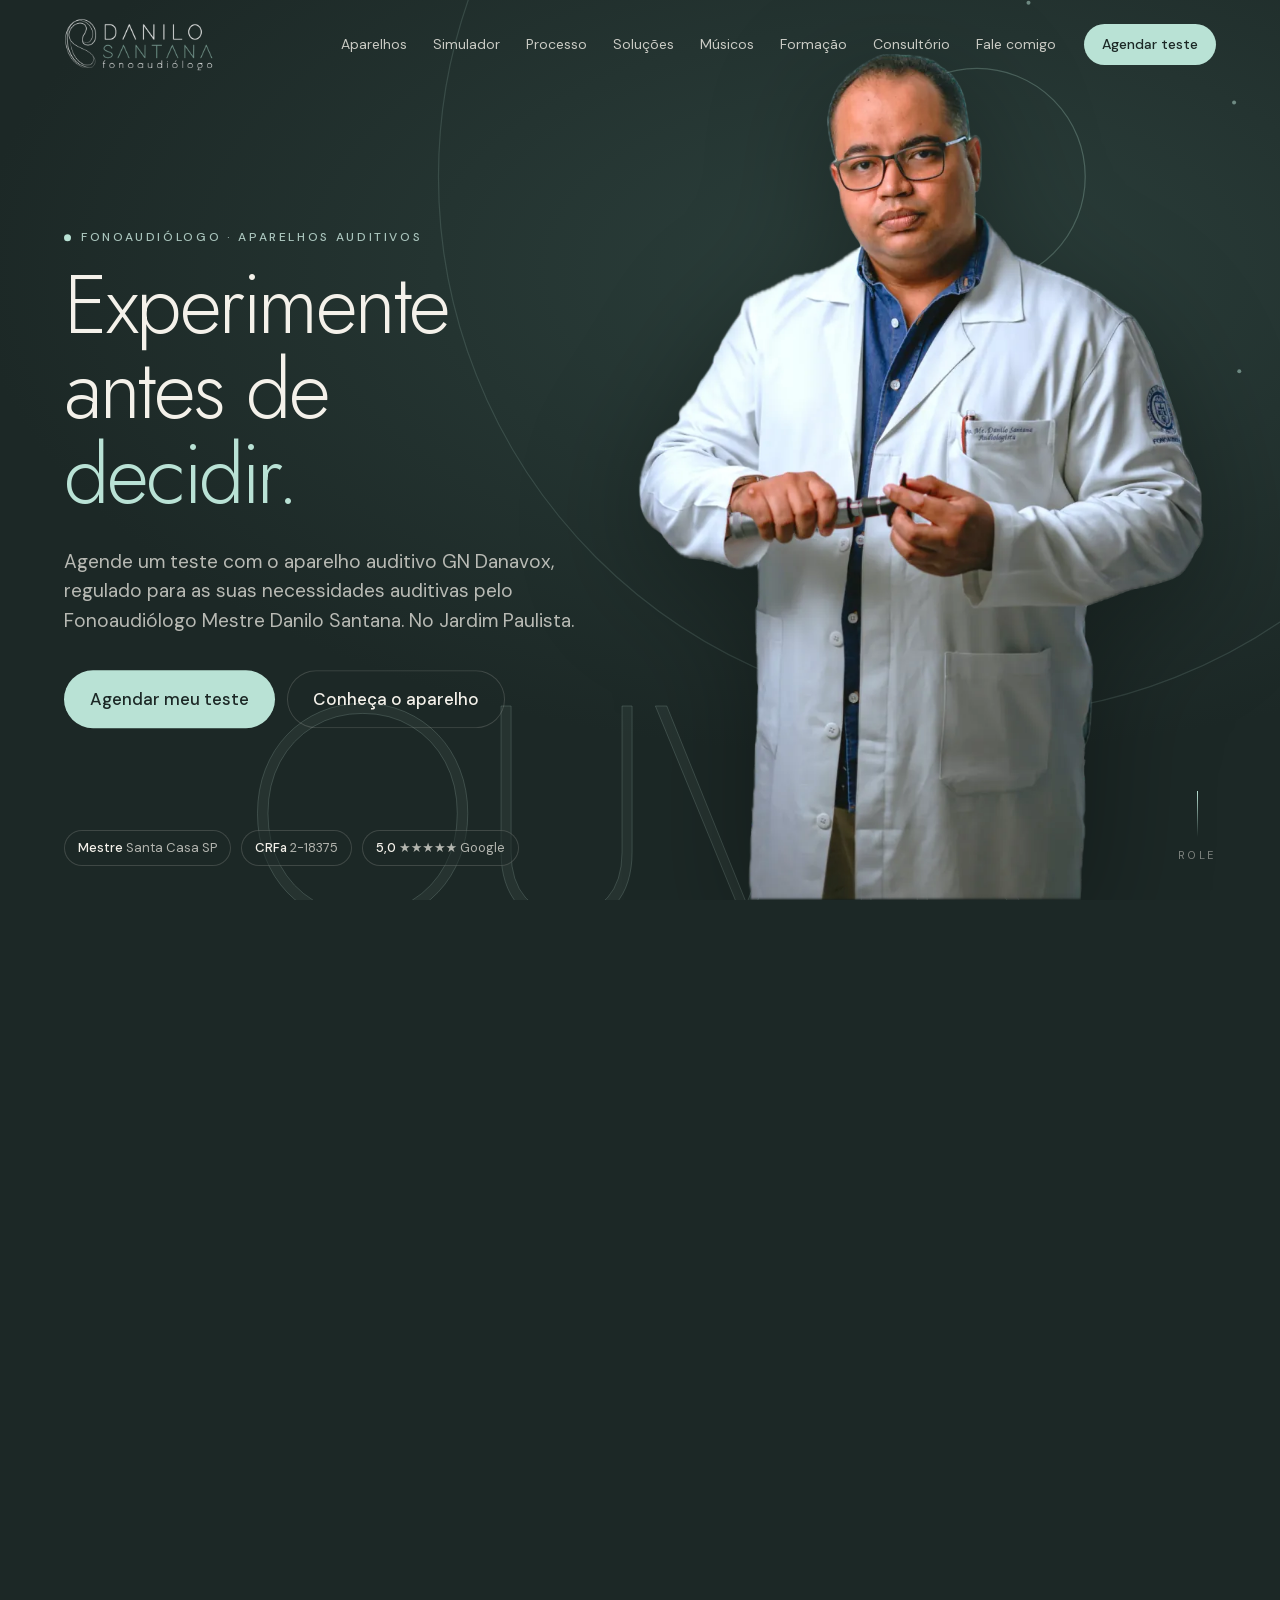
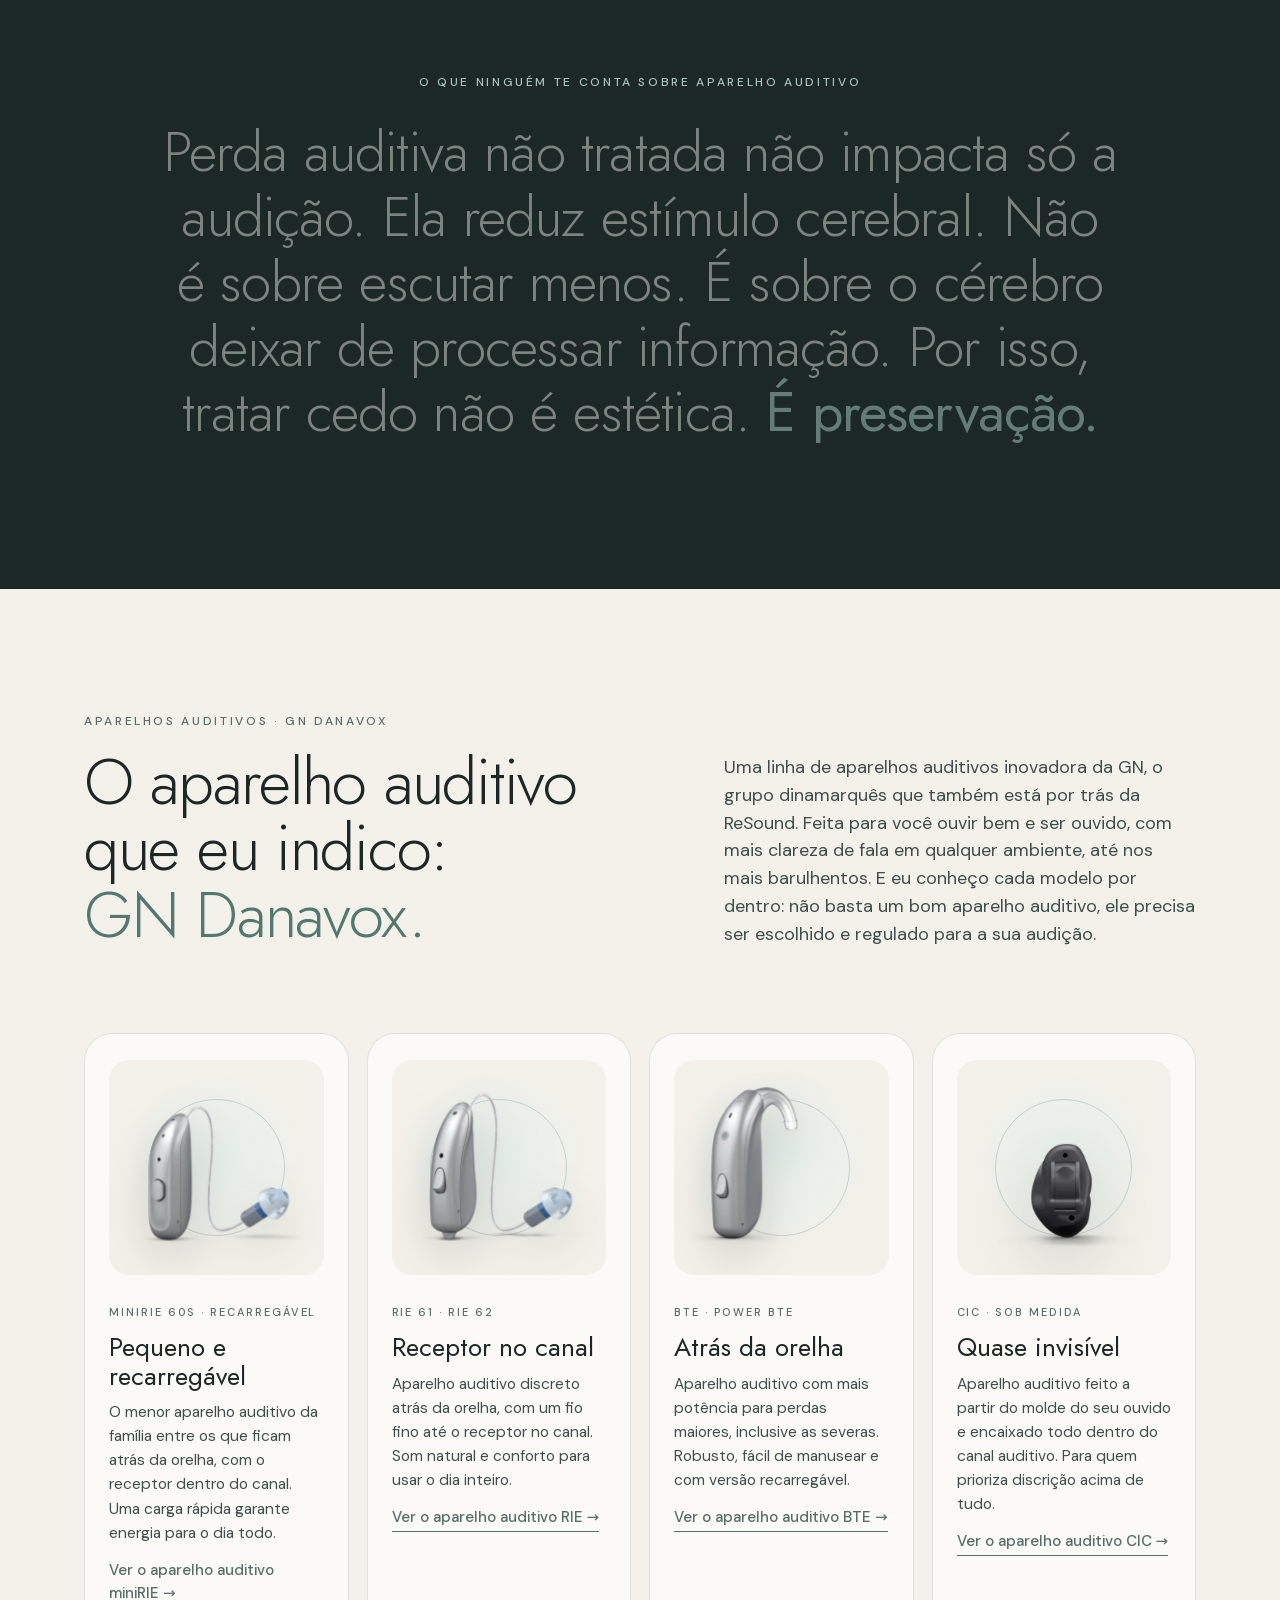
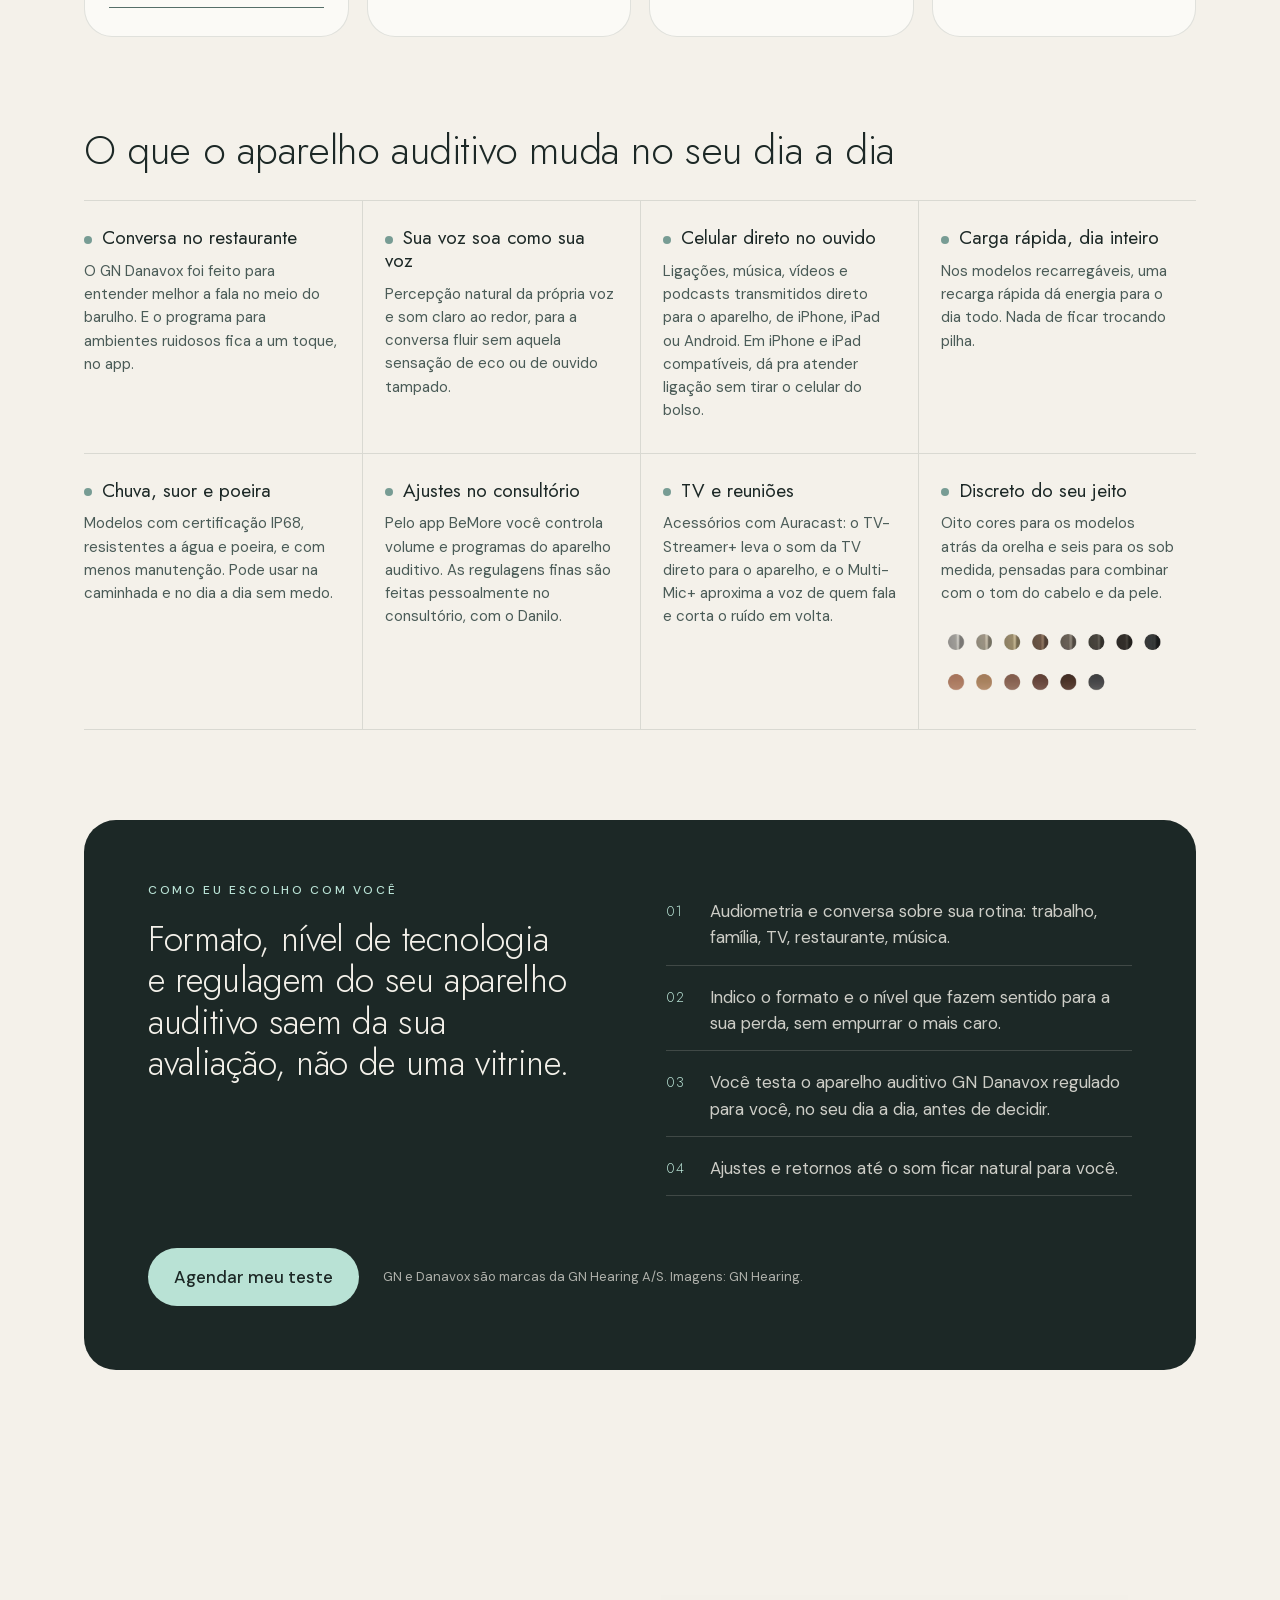
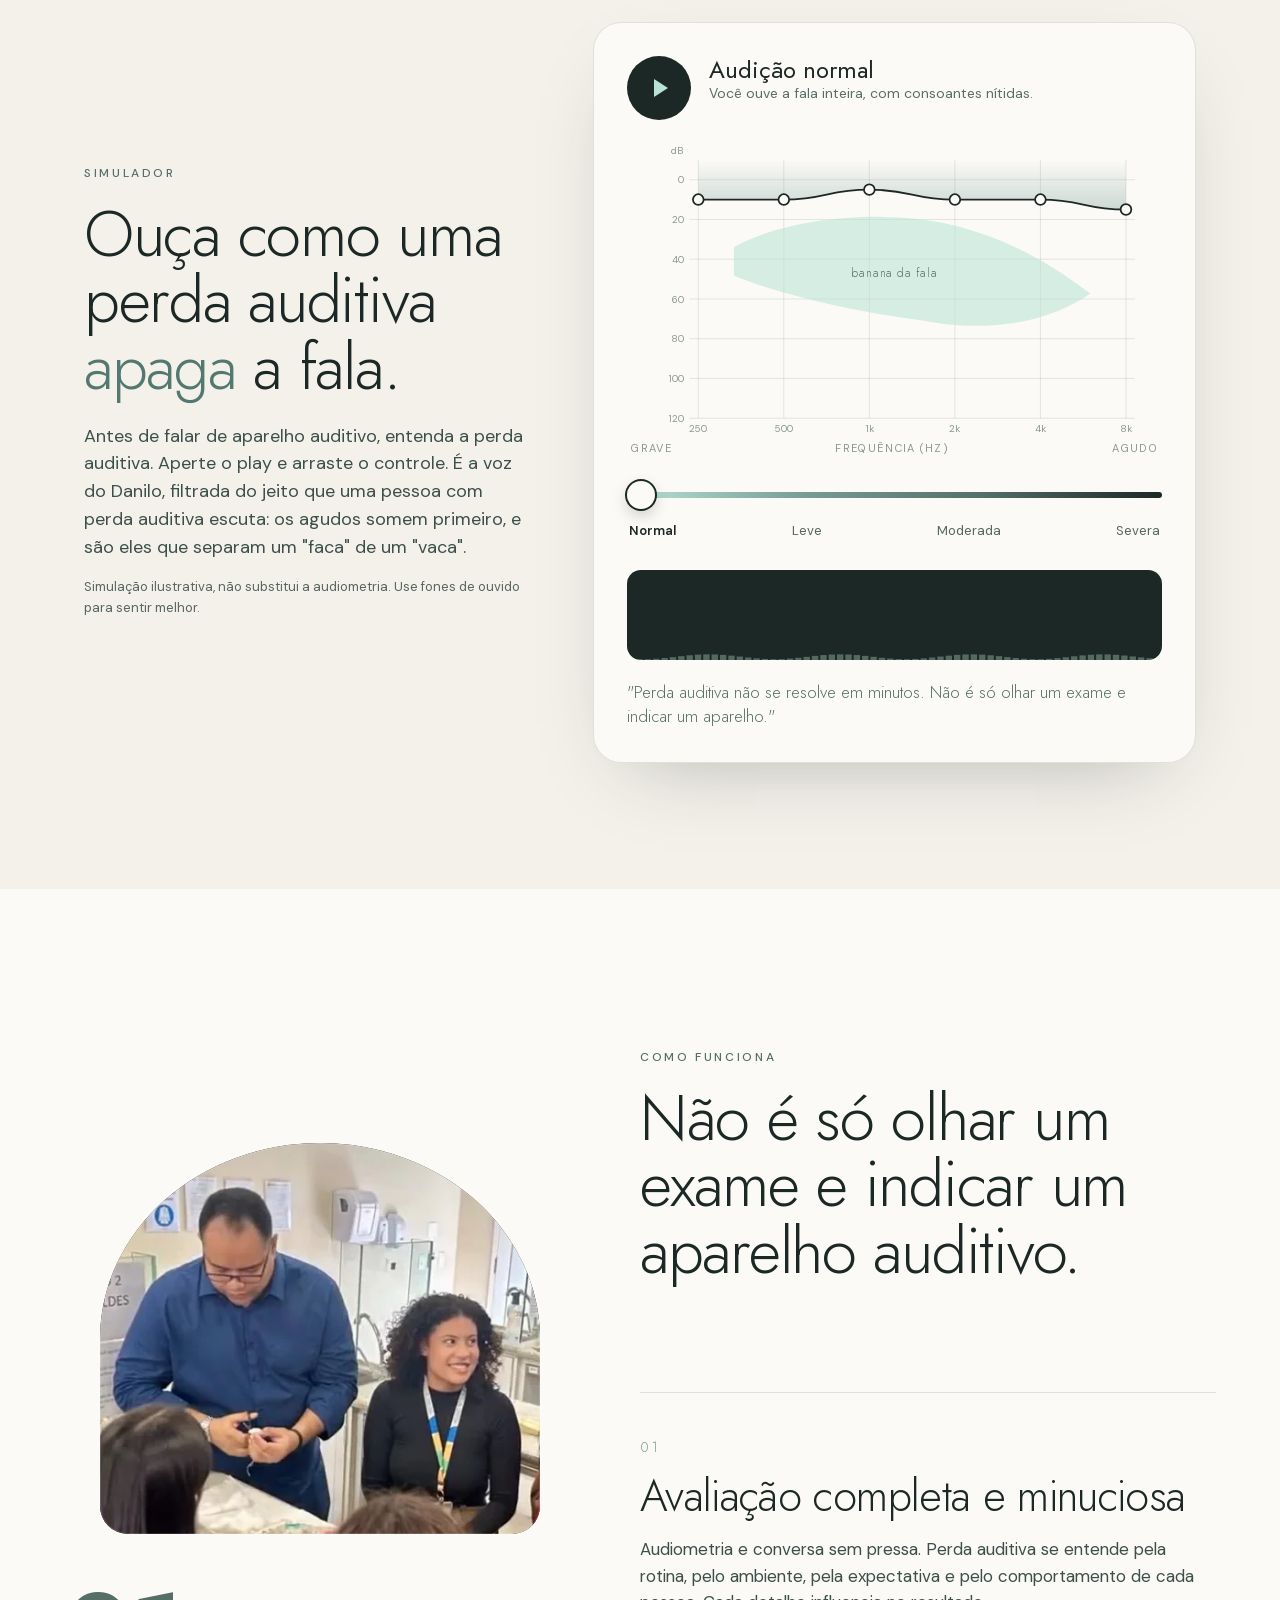
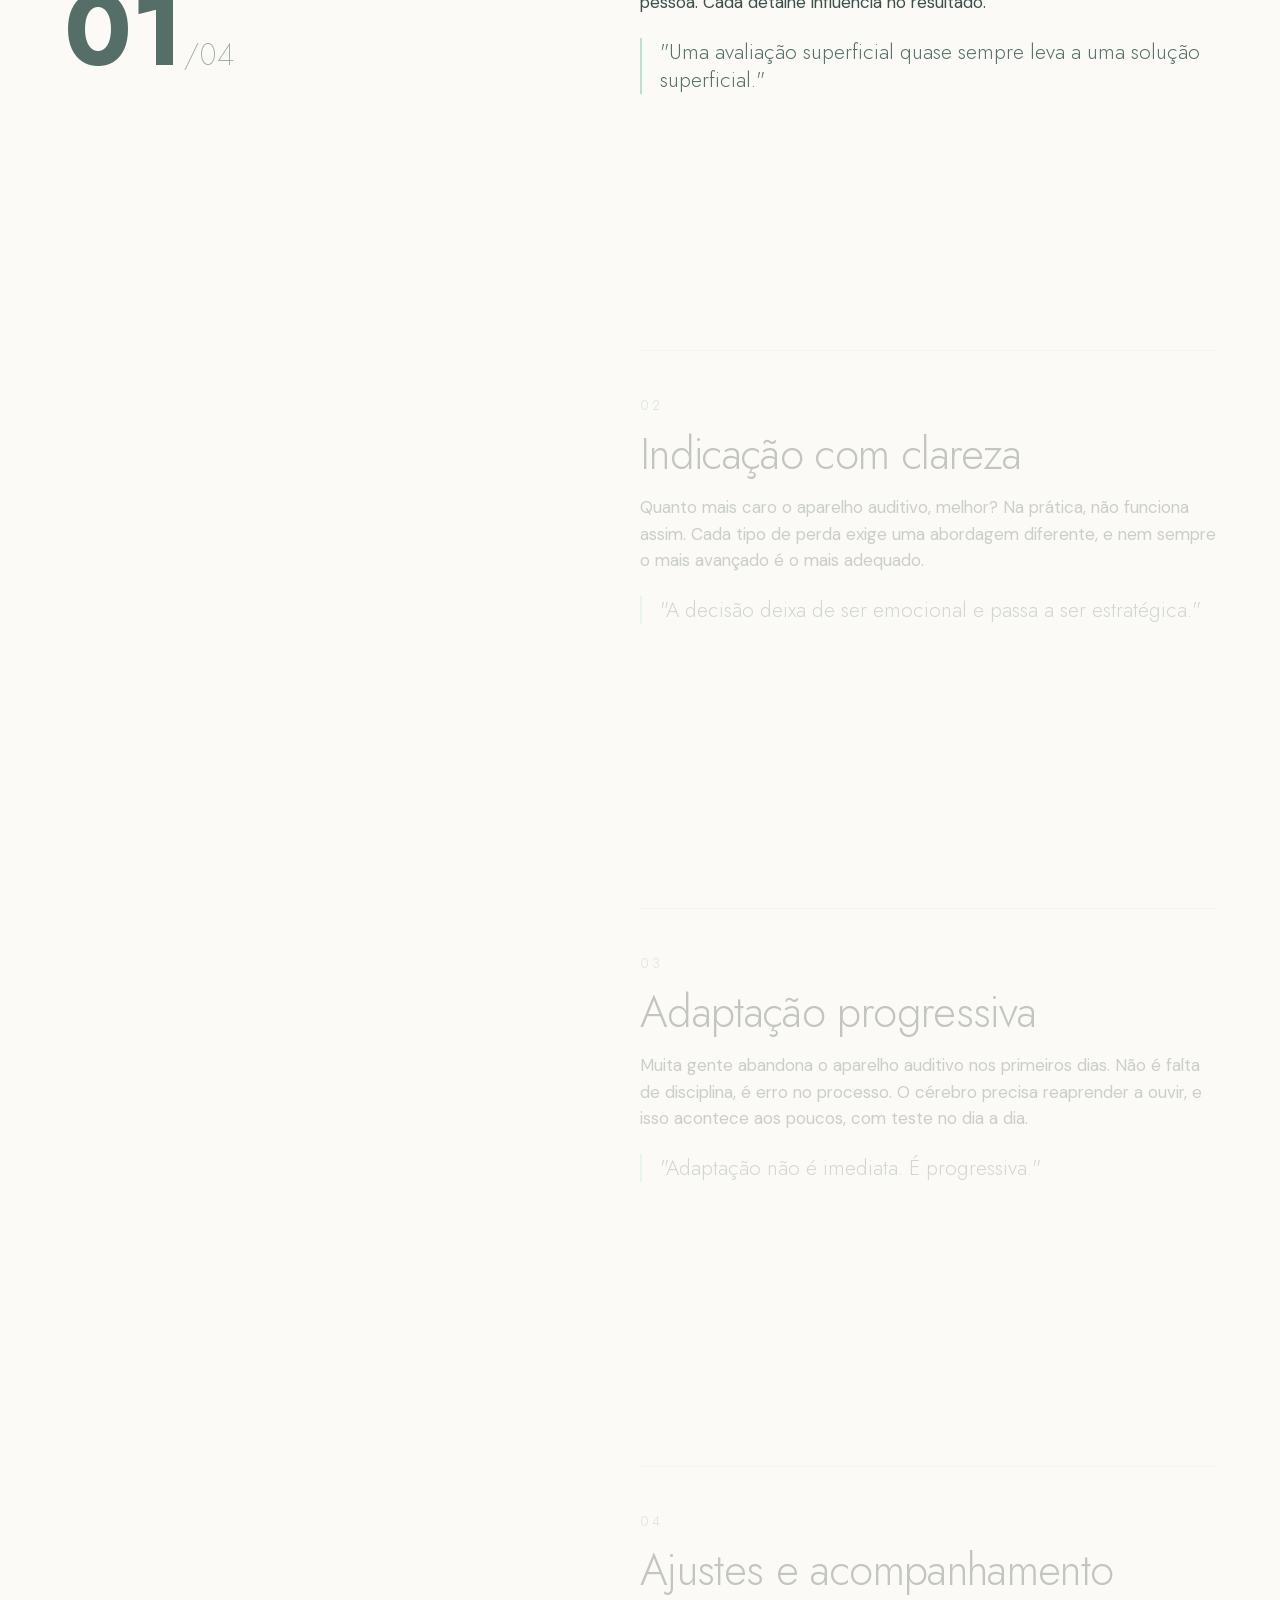
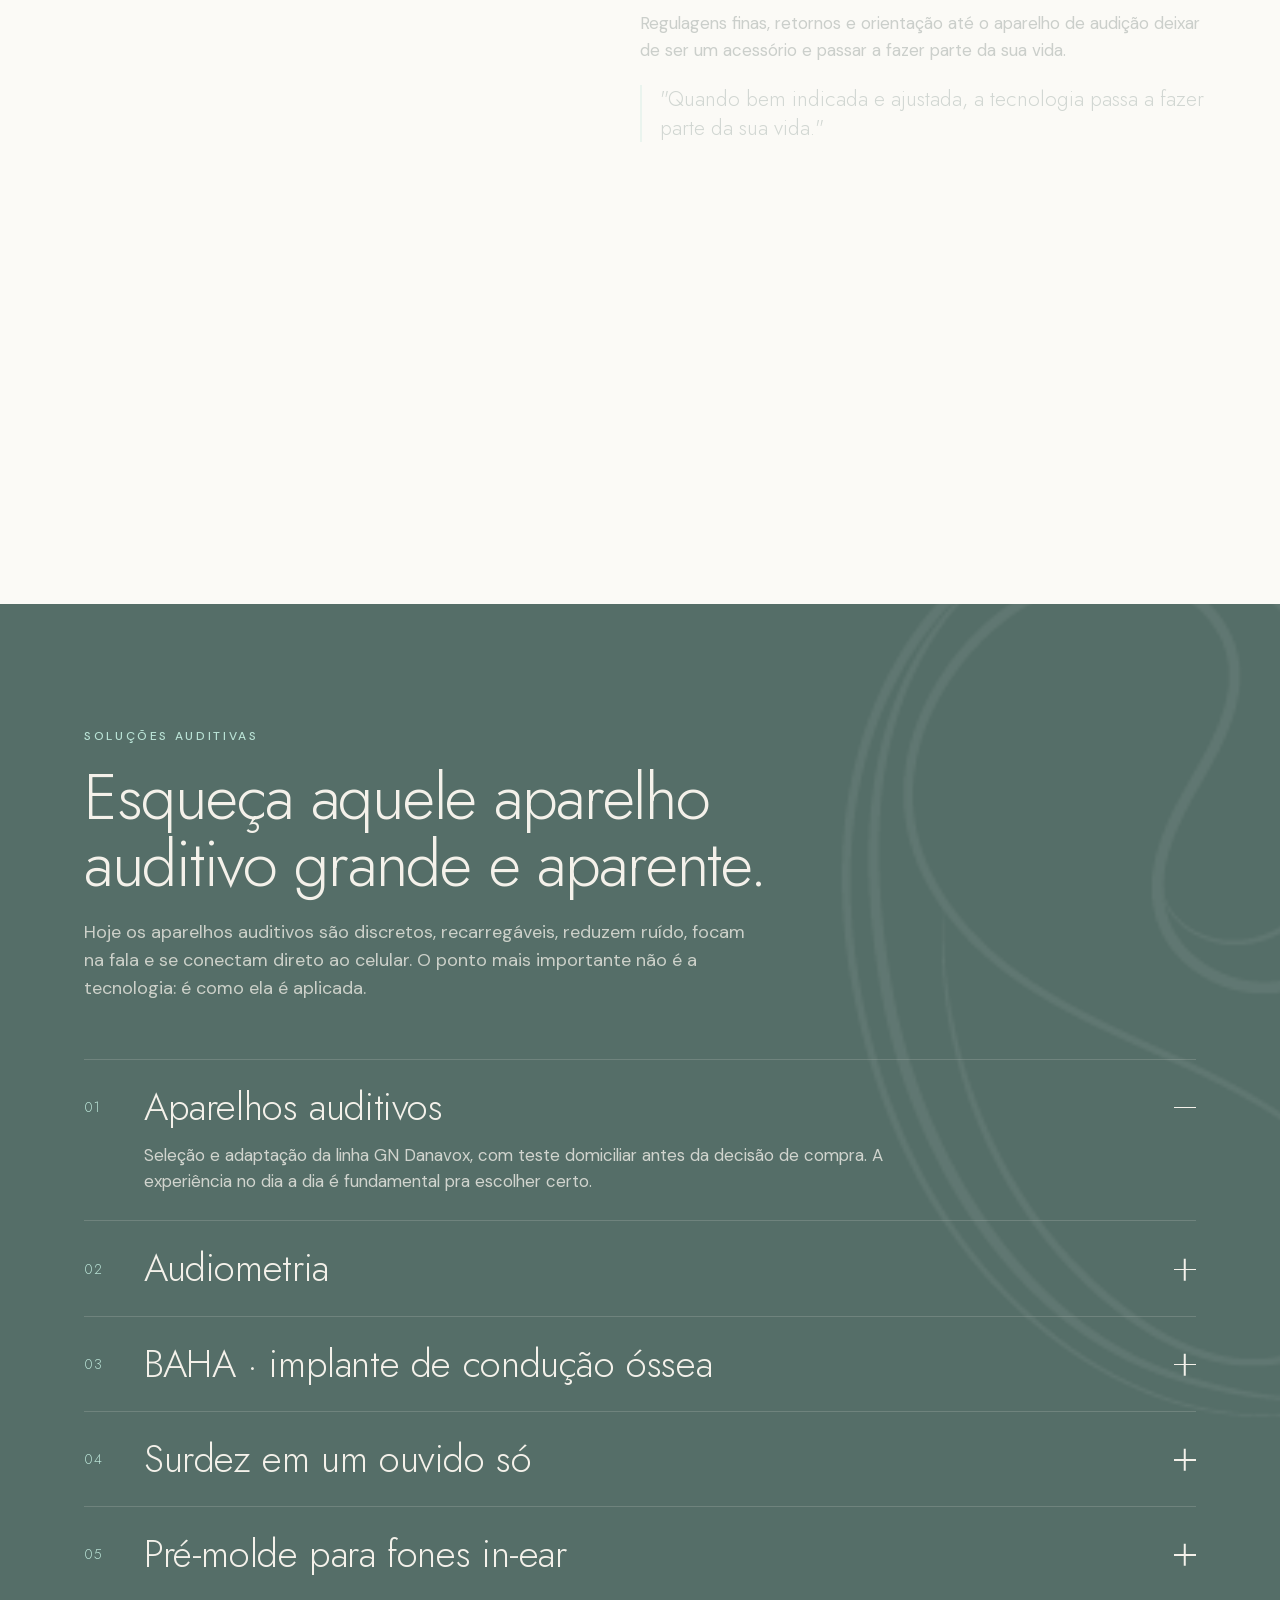
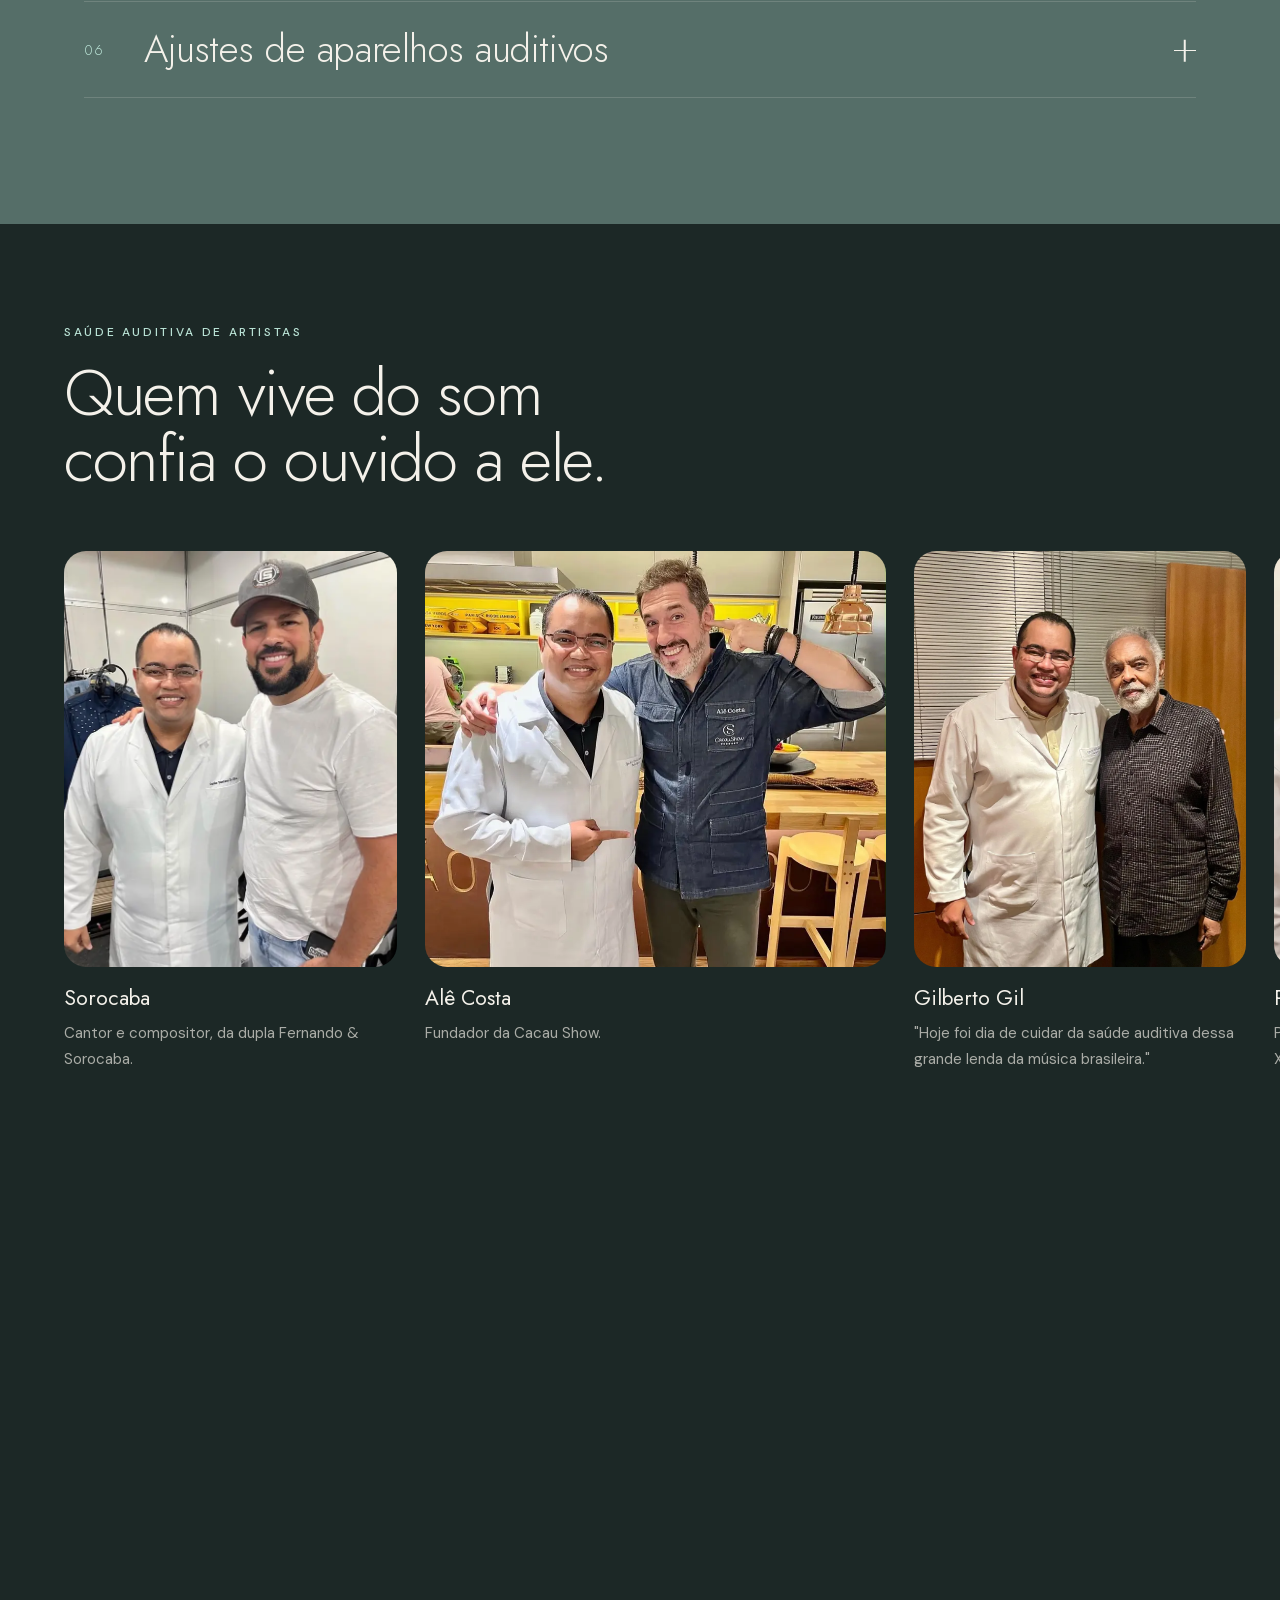
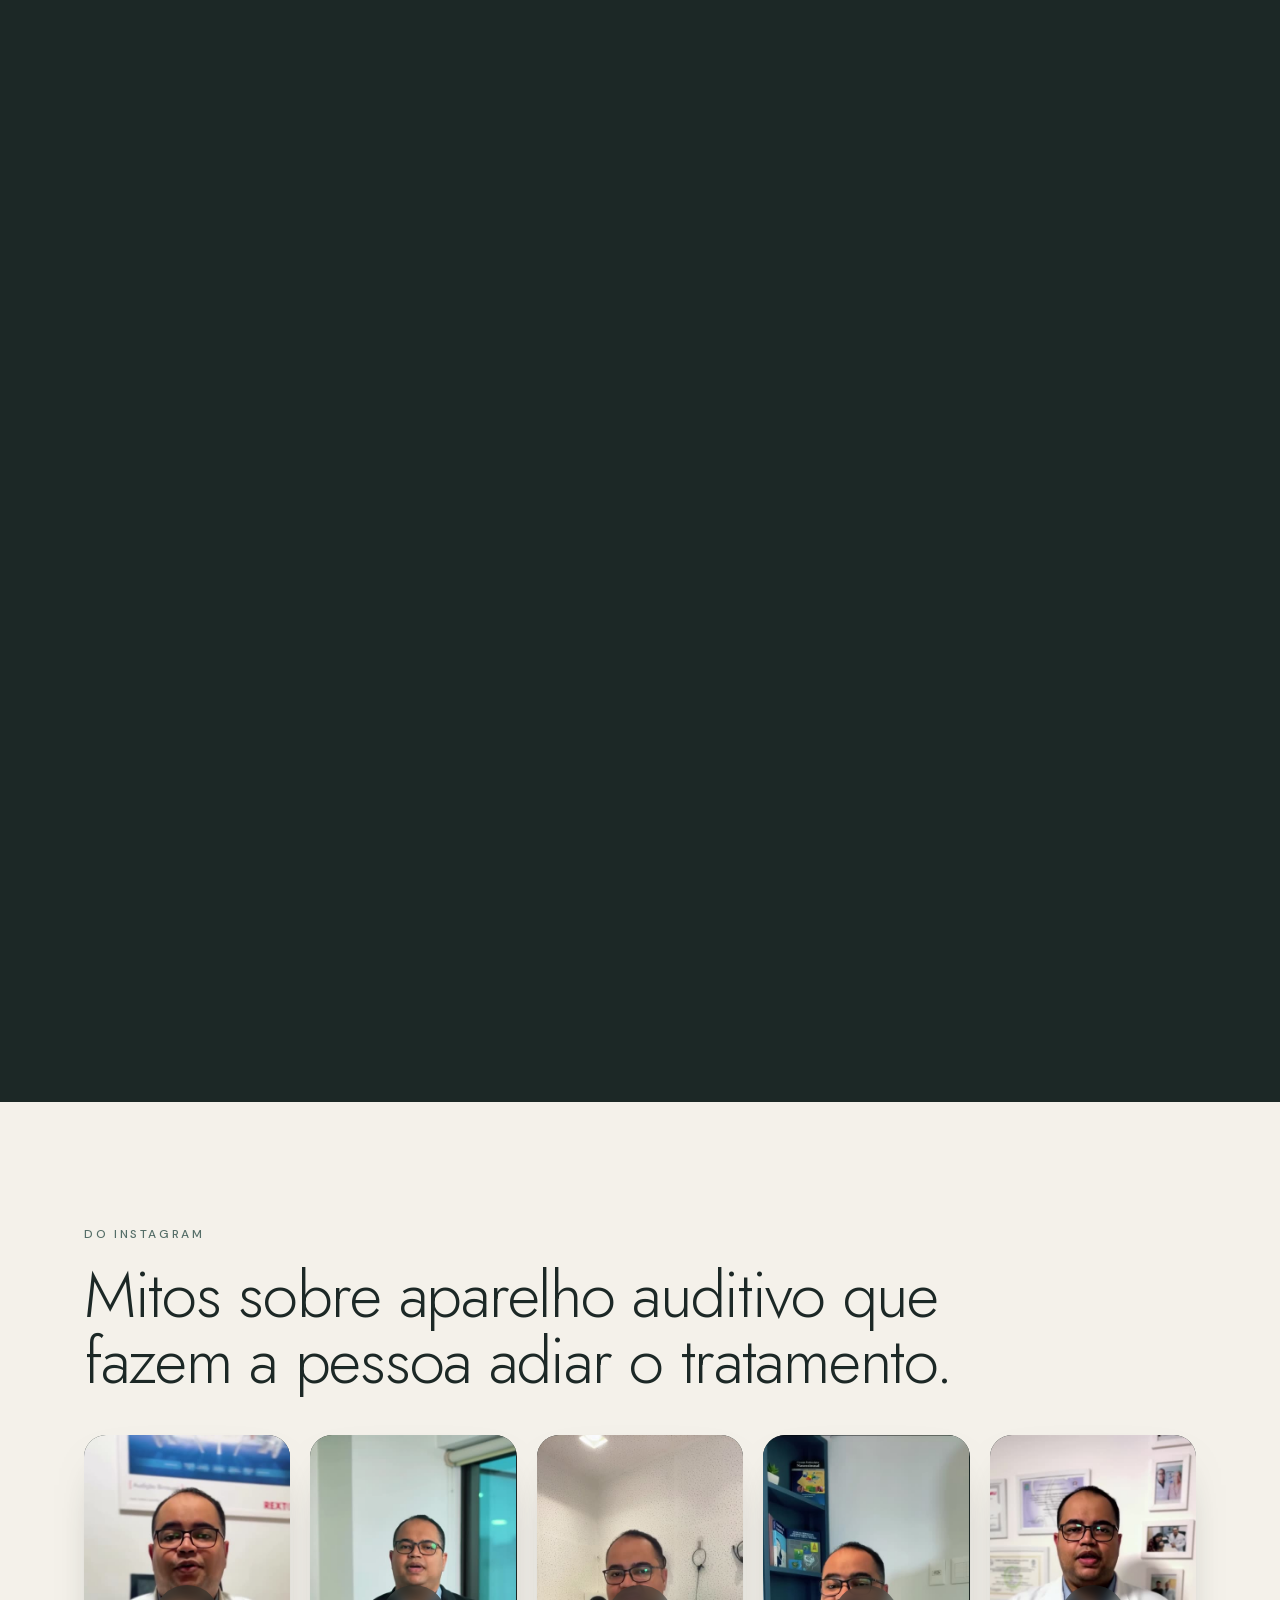
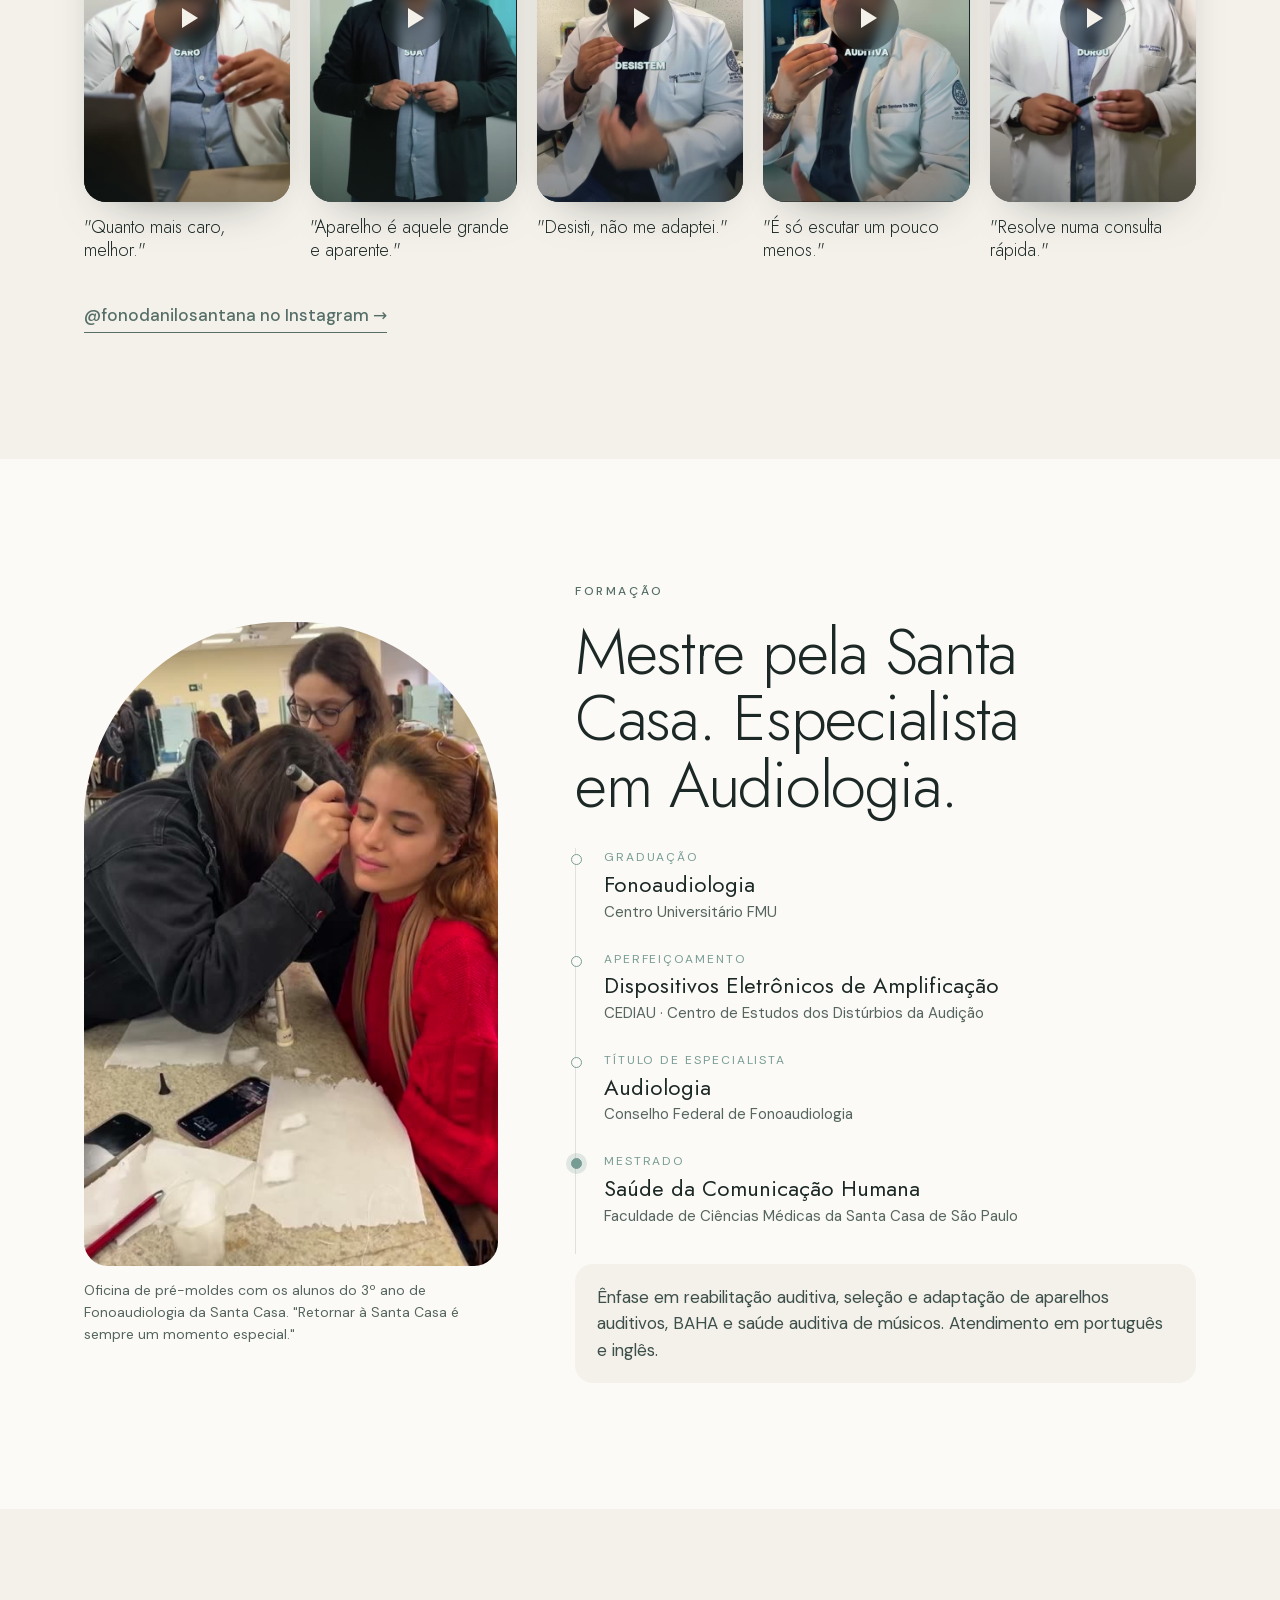
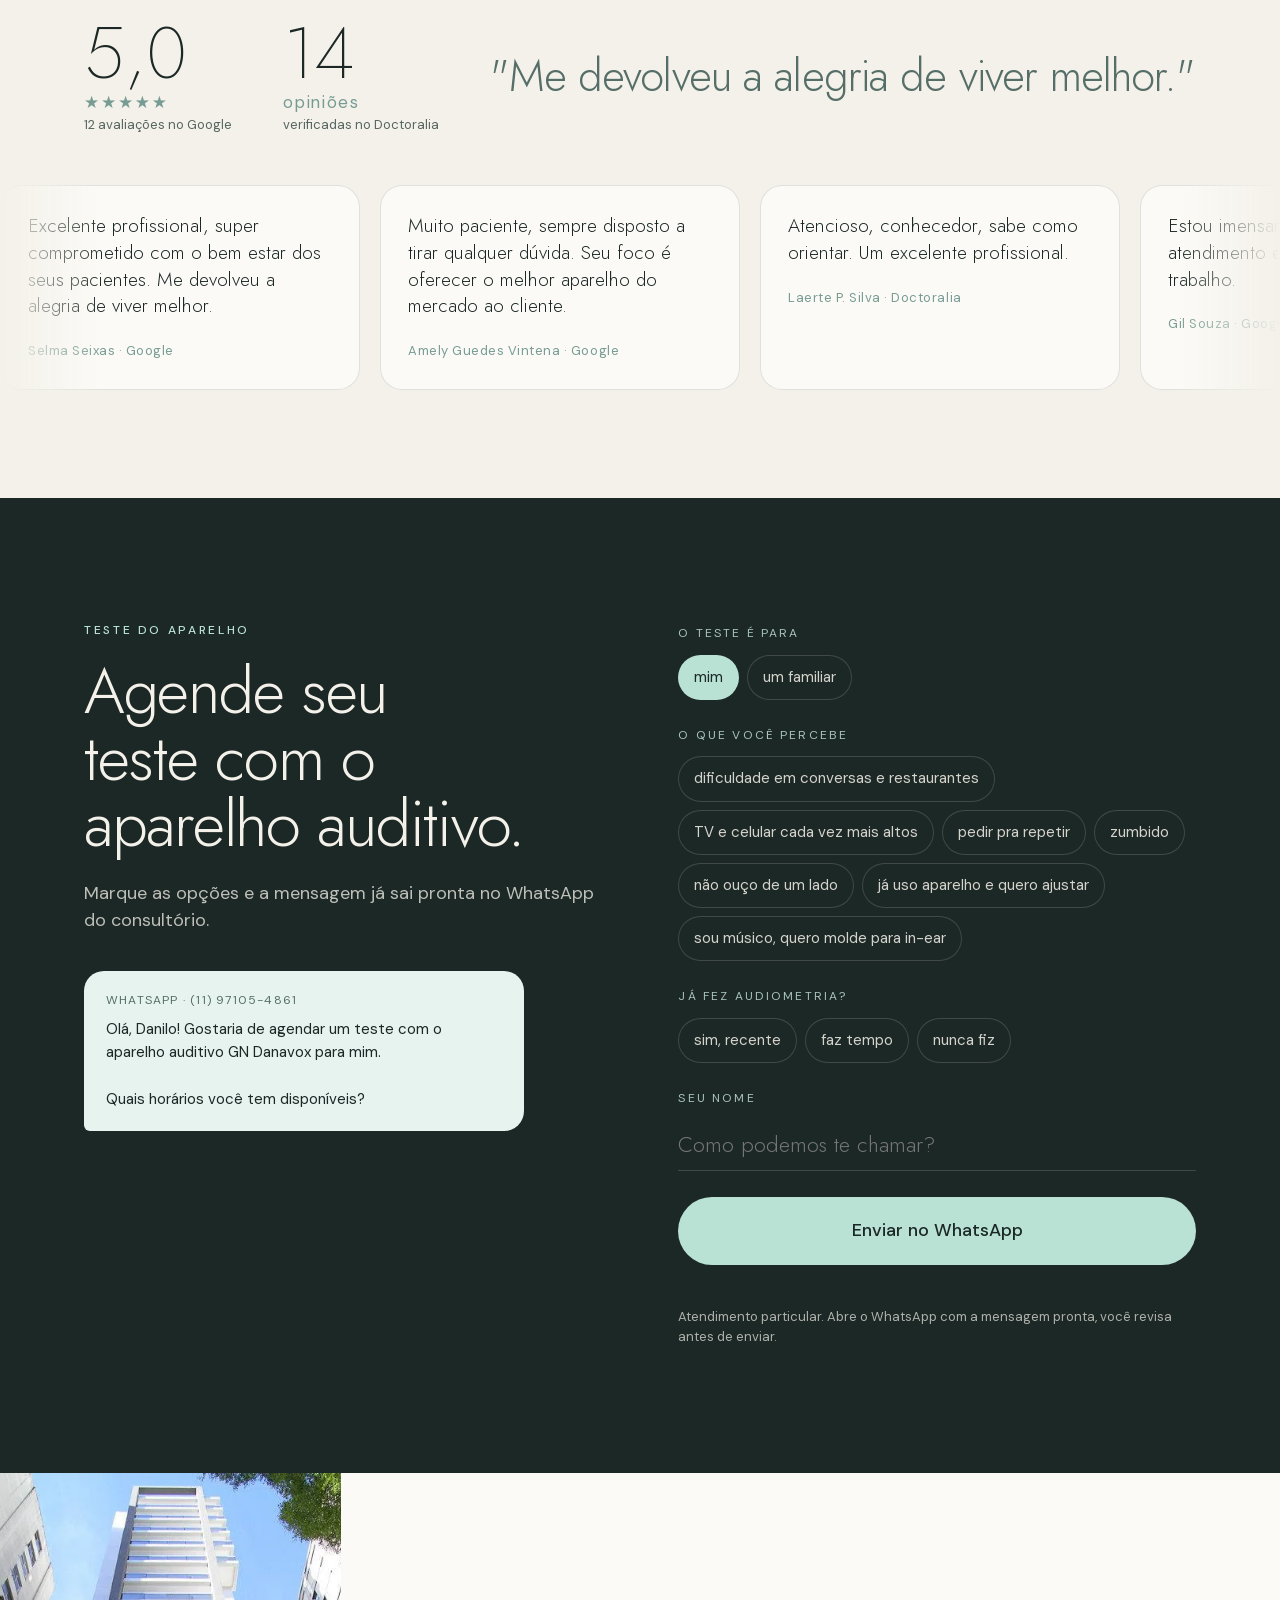
<file: index.html>
<!doctype html>
<html lang="pt-BR">
<head>
<meta charset="utf-8">
<meta name="viewport" content="width=device-width, initial-scale=1, maximum-scale=1, user-scalable=no, viewport-fit=cover">
<title>Danilo Santana | Aparelhos Auditivos | Teste do GN Danavox no Jardim Paulista, SP</title>
<meta name="description" content="Agende um teste com o aparelho auditivo GN Danavox: avaliação individual, regulagem do aparelho de audição para a sua perda e teste no dia a dia antes de decidir. Aparelhos auditivos no Jardim Paulista, SP. Danilo Santana, fonoaudiólogo, mestre pela Santa Casa SP e especialista em Audiologia. Alameda Jaú, 72, Jardim Paulista.">
<meta name="theme-color" content="#1c2826">
<meta property="og:title" content="Danilo Santana | Aparelhos Auditivos">
<meta property="og:description" content="Teste o aparelho auditivo GN Danavox regulado para a sua audição antes de decidir. Aparelhos auditivos no Jardim Paulista, São Paulo.">
<meta property="og:image" content="https://hctoliv.github.io/danilo-santana/img/og-aparelhos.jpg">
<meta property="og:image:width" content="1200">
<meta property="og:image:height" content="630">
<meta property="og:url" content="https://hctoliv.github.io/danilo-santana/">
<meta property="og:type" content="website">
<meta property="og:site_name" content="Danilo Santana | Aparelhos Auditivos">
<meta name="twitter:card" content="summary_large_image">
<link rel="icon" href="img/mark-dark.png">
<link rel="preload" as="image" href="img/danilo.webp" imagesrcset="img/danilo-480.webp 480w, img/danilo-760.webp 760w, img/danilo.webp 1200w" imagesizes="(max-width:760px) 420px, 600px" fetchpriority="high">
<link rel="preload" href="fonts/jost-latin.woff2" as="font" type="font/woff2" crossorigin>
<link rel="stylesheet" href="styles.css?v=10">
<link rel="stylesheet" href="aparelho.css?v=12">
<script type="application/ld+json">
{"@context":"https://schema.org","@type":"MedicalBusiness","name":"Fonoaudiólogo Danilo Santana","medicalSpecialty":"Audiology","image":"img/danilo.webp","telephone":"+55-11-97105-4861","address":{"@type":"PostalAddress","streetAddress":"Alameda Jaú, 72, Conj. 23","addressLocality":"São Paulo","addressRegion":"SP","postalCode":"01420-000","addressCountry":"BR"},"geo":{"@type":"GeoCoordinates","latitude":-23.5687659,"longitude":-46.6510542},"aggregateRating":{"@type":"AggregateRating","ratingValue":"5.0","reviewCount":"12"},"sameAs":["https://www.instagram.com/fonodanilosantana/","https://www.facebook.com/fonodanilosantana"]}
</script>
</head>
<body>

<!-- INTRO: audiometria -->
<div class="intro" id="intro" aria-hidden="true">
  <div class="intro__grid">
    <img class="intro__mark" src="img/mark-light.webp" alt="">
    <div class="intro__freqs">
      <span>250</span><span>500</span><span>1k</span><span>2k</span><span>4k</span><span>8k</span>
    </div>
    <svg class="intro__wave" viewBox="0 0 600 80" preserveAspectRatio="none"><path id="introWave" d=""/></svg>
    <p class="intro__label">calibrando <b id="introHz">250</b> Hz</p>
  </div>
  <button class="intro__skip" type="button">pular</button>
</div>

<header class="nav" id="nav">
  <a class="nav__logo" href="#topo" aria-label="Danilo Santana, fonoaudiólogo">
    <img class="logo-l" src="img/logo-light.webp" alt="Danilo Santana fonoaudiólogo" width="420" height="148">
    <img class="logo-d" src="img/logo-dark.webp" alt="" width="420" height="148">
  </a>
  <nav class="nav__links" id="menu">
    <a href="#aparelhos">Aparelhos</a>
    <a href="#simulador">Simulador</a>
    <a href="#processo">Processo</a>
    <a href="#solucoes">Soluções</a>
    <a href="#musicos">Músicos</a>
    <a href="#formacao">Formação</a>
    <a href="#consultorio">Consultório</a>
    <a href="https://wa.me/5511971054861?text=Ol%C3%A1%2C%20Danilo%21%20Vim%20pelo%20site%20e%20queria%20tirar%20uma%20d%C3%BAvida%20sobre%20aparelho%20auditivo." target="_blank" rel="noopener">Fale comigo</a>
  </nav>
  <a class="btn btn--sm nav__cta" href="#agendar">Agendar teste</a>
  <button class="nav__burger" id="burger" aria-label="Abrir menu" aria-expanded="false"><span></span><span></span></button>
</header>

<main id="topo">

<!-- HERO -->
<section class="hero" id="hero">
  <div class="hero__sticky">
    <canvas class="hero__rings" id="rings"></canvas>
    <div class="hero__word" aria-hidden="true"><span>OUVIR</span></div>
    <div class="hero__figure" id="figure">
      <img src="img/danilo.webp" srcset="img/danilo-480.webp 480w, img/danilo-760.webp 760w, img/danilo.webp 1200w" sizes="(max-width:760px) 420px, 600px" alt="Danilo Santana, especialista em aparelhos auditivos, de jaleco no consultório" width="1200" height="1795" fetchpriority="high">
    </div>
    <div class="hero__copy">
      <p class="eyebrow"><span class="dot"></span> Fonoaudiólogo · Aparelhos auditivos</p>
      <h1 class="hero__title">
        <span class="line"><span>Experimente</span></span>
        <span class="line"><span>antes de</span></span>
        <span class="line"><span><em>decidir.</em></span></span>
      </h1>
      <p class="hero__lead">Agende um teste com o aparelho auditivo GN Danavox, regulado para as suas necessidades auditivas pelo Fonoaudiólogo Mestre Danilo Santana. No Jardim Paulista.</p>
      <div class="hero__ctas">
        <a class="btn" href="#agendar">Agendar meu teste</a>
        <a class="btn btn--ghost" href="#aparelhos">Conheça o aparelho</a>
      </div>
    </div>
    <ul class="hero__chips">
      <li><b>Mestre</b> Santa Casa SP</li>
      <li><b>CRFa</b> 2-18375</li>
      <li><b>5,0</b> ★★★★★ Google</li>
    </ul>
    <div class="hero__scroll"><span></span>role</div>
  </div>
</section>

<!-- MANIFESTO -->
<section class="manifesto" id="manifesto">
  <p class="manifesto__kicker">O que ninguém te conta sobre aparelho auditivo</p>
  <p class="manifesto__text" data-words>Perda auditiva não tratada não impacta só a audição. Ela reduz estímulo cerebral. Não é sobre escutar menos. É sobre o cérebro deixar de processar informação. Por isso, tratar cedo não é estética. <strong>É preservação.</strong></p>
</section>

<!-- APARELHOS: GN Danavox -->
<section class="devices" id="aparelhos">
  <div class="wrap">
    <div class="devices__head">
      <div>
        <p class="eyebrow eyebrow--dark">Aparelhos auditivos · GN Danavox</p>
        <h2 class="h2">O aparelho auditivo que eu indico: <em>GN Danavox.</em></h2>
      </div>
      <p class="lead">Uma linha de aparelhos auditivos inovadora da GN, o grupo dinamarquês que também está por trás da ReSound. Feita para você ouvir bem e ser ouvido, com mais clareza de fala em qualquer ambiente, até nos mais barulhentos. E eu conheço cada modelo por dentro: não basta um bom aparelho auditivo, ele precisa ser escolhido e regulado para a sua audição.</p>
    </div>

    <!-- formatos -->
    <div class="formats" id="formats">
      <article class="format">
        <div class="format__art">
          <img src="img/boreal/minirie.webp" alt="Aparelho auditivo GN Danavox miniRIE 60, prata" width="484" height="400" loading="lazy">
        </div>
        <span class="format__tag">miniRIE 60S · recarregável</span>
        <h3>Pequeno e recarregável</h3>
        <p>O menor aparelho auditivo da família entre os que ficam atrás da orelha, com o receptor dentro do canal. Uma carga rápida garante energia para o dia todo.</p>
        <a class="format__more" href="aparelhos/minirie/">Ver o aparelho auditivo miniRIE</a>
      </article>
      <article class="format">
        <div class="format__art">
          <img src="img/boreal/rie.webp" alt="Aparelho auditivo GN Danavox RIE 61, prata" width="484" height="400" loading="lazy">
        </div>
        <span class="format__tag">RIE 61 · RIE 62</span>
        <h3>Receptor no canal</h3>
        <p>Aparelho auditivo discreto atrás da orelha, com um fio fino até o receptor no canal. Som natural e conforto para usar o dia inteiro.</p>
        <a class="format__more" href="aparelhos/rie/">Ver o aparelho auditivo RIE</a>
      </article>
      <article class="format">
        <div class="format__art">
          <img src="img/boreal/bte.webp" alt="Aparelho auditivo GN Danavox BTE 77, prata" width="484" height="400" loading="lazy">
        </div>
        <span class="format__tag">BTE · Power BTE</span>
        <h3>Atrás da orelha</h3>
        <p>Aparelho auditivo com mais potência para perdas maiores, inclusive as severas. Robusto, fácil de manusear e com versão recarregável.</p>
        <a class="format__more" href="aparelhos/bte/">Ver o aparelho auditivo BTE</a>
      </article>
      <article class="format">
        <div class="format__art">
          <img src="img/boreal/cic.webp" alt="Aparelho auditivo Danavox CIC sob medida, anthracite" width="448" height="400" loading="lazy">
        </div>
        <span class="format__tag">CIC · sob medida</span>
        <h3>Quase invisível</h3>
        <p>Aparelho auditivo feito a partir do molde do seu ouvido e encaixado todo dentro do canal auditivo. Para quem prioriza discrição acima de tudo.</p>
        <a class="format__more" href="aparelhos/cic/">Ver o aparelho auditivo CIC</a>
      </article>
    </div>

    <!-- no dia a dia -->
    <div class="perks">
      <h3 class="perks__title">O que o aparelho auditivo muda no seu dia a dia</h3>
      <ul class="perks__grid">
        <li><b>Conversa no restaurante</b><span>O GN Danavox foi feito para entender melhor a fala no meio do barulho. E o programa para ambientes ruidosos fica a um toque, no app.</span></li>
        <li><b>Sua voz soa como sua voz</b><span>Percepção natural da própria voz e som claro ao redor, para a conversa fluir sem aquela sensação de eco ou de ouvido tampado.</span></li>
        <li><b>Celular direto no ouvido</b><span>Ligações, música, vídeos e podcasts transmitidos direto para o aparelho, de iPhone, iPad ou Android. Em iPhone e iPad compatíveis, dá pra atender ligação sem tirar o celular do bolso.</span></li>
        <li><b>Carga rápida, dia inteiro</b><span>Nos modelos recarregáveis, uma recarga rápida dá energia para o dia todo. Nada de ficar trocando pilha.</span></li>
        <li><b>Chuva, suor e poeira</b><span>Modelos com certificação IP68, resistentes a água e poeira, e com menos manutenção. Pode usar na caminhada e no dia a dia sem medo.</span></li>
        <li><b>Ajustes no consultório</b><span>Pelo app BeMore você controla volume e programas do aparelho auditivo. As regulagens finas são feitas pessoalmente no consultório, com o Danilo.</span></li>
        <li><b>TV e reuniões</b><span>Acessórios com Auracast: o TV-Streamer+ leva o som da TV direto para o aparelho, e o Multi-Mic+ aproxima a voz de quem fala e corta o ruído em volta.</span></li>
        <li><b>Discreto do seu jeito</b><span>Oito cores para os modelos atrás da orelha e seis para os sob medida, pensadas para combinar com o tom do cabelo e da pele.</span><img class="perks__colors" src="img/boreal/cores.webp" alt="Cartela de cores da linha GN Danavox" width="720" height="240" loading="lazy"></li>
      </ul>
    </div>

    <!-- como escolho -->
    <div class="choose">
      <div class="choose__copy">
        <p class="eyebrow eyebrow--dark">Como eu escolho com você</p>
        <h3 class="choose__title">Formato, nível de tecnologia e regulagem do seu aparelho auditivo saem da sua avaliação, não de uma vitrine.</h3>
      </div>
      <ol class="choose__steps">
        <li><span>01</span>Audiometria e conversa sobre sua rotina: trabalho, família, TV, restaurante, música.</li>
        <li><span>02</span>Indico o formato e o nível que fazem sentido para a sua perda, sem empurrar o mais caro.</li>
        <li><span>03</span>Você testa o aparelho auditivo GN Danavox regulado para você, no seu dia a dia, antes de decidir.</li>
        <li><span>04</span>Ajustes e retornos até o som ficar natural para você.</li>
      </ol>
      <div class="choose__cta">
        <a class="btn" href="#agendar">Agendar meu teste</a>
        <p class="fine">GN e Danavox são marcas da GN Hearing A/S. Imagens: GN Hearing.</p>
      </div>
    </div>
  </div>
</section>

<!-- SIMULADOR -->
<section class="sim" id="simulador">
  <div class="wrap sim__grid">
    <div class="sim__intro">
      <p class="eyebrow eyebrow--dark">Simulador</p>
      <h2 class="h2">Ouça como uma perda auditiva <em>apaga</em> a fala.</h2>
      <p class="lead">Antes de falar de aparelho auditivo, entenda a perda auditiva. Aperte o play e arraste o controle. É a voz do Danilo, filtrada do jeito que uma pessoa com perda auditiva escuta: os agudos somem primeiro, e são eles que separam um "faca" de um "vaca".</p>
      <p class="fine">Simulação ilustrativa, não substitui a audiometria. Use fones de ouvido para sentir melhor.</p>
    </div>

    <div class="sim__panel" id="simPanel">
      <div class="sim__top">
        <button class="sim__play" id="simPlay" aria-label="Tocar a voz do Danilo"><i class="play"></i><i class="pause"></i></button>
        <div class="sim__status">
          <span class="sim__level" id="simLevel">Audição normal</span>
          <span class="sim__desc" id="simDesc">Você ouve a fala inteira, com consoantes nítidas.</span>
        </div>
      </div>

      <div class="audiogram">
        <svg viewBox="0 0 600 330" id="audiogram" aria-label="Audiograma com o limiar de audição">
          <defs>
            <linearGradient id="lossFill" x1="0" y1="0" x2="0" y2="1">
              <stop offset="0" stop-color="#779c94" stop-opacity=".0"/>
              <stop offset="1" stop-color="#779c94" stop-opacity=".35"/>
            </linearGradient>
          </defs>
          <g class="ag-grid" id="agGrid"></g>
          <path class="ag-banana" d="M120 118 C 190 80, 300 78, 360 92 C 430 108, 480 140, 520 170 C 470 205, 400 214, 330 200 C 250 190, 170 170, 120 150 Z"/>
          <text class="ag-banana-label" x="300" y="152">banana da fala</text>
          <path class="ag-area" id="agArea" d=""/>
          <path class="ag-line" id="agLine" d=""/>
          <g id="agDots"></g>
        </svg>
        <div class="ag-axis"><span>grave</span><span>frequência (Hz)</span><span>agudo</span></div>
      </div>

      <div class="sim__control">
        <input type="range" id="simRange" min="0" max="3" step="0.01" value="0" aria-label="Grau de perda auditiva">
        <div class="sim__ticks"><button data-v="0">Normal</button><button data-v="1">Leve</button><button data-v="2">Moderada</button><button data-v="3">Severa</button></div>
      </div>

      <canvas class="sim__spectrum" id="spectrum" height="90"></canvas>
      <p class="sim__caption" id="simCaption">"Perda auditiva não se resolve em minutos. Não é só olhar um exame e indicar um aparelho."</p>
    </div>
  </div>
</section>

<!-- PROCESSO -->
<section class="process" id="processo">
  <div class="process__media">
    <div class="process__sticky">
      <div class="process__frame">
        <img class="process__img on" src="img/etapa-avaliacao.webp" alt="Danilo Santana durante atendimento, avaliação antes de indicar o aparelho auditivo" width="480" height="427" loading="lazy">
        <img class="process__img" src="img/etapa-indicacao.webp" alt="Aparelho auditivo recarregável no estojo carregador, mostrado na indicação" width="900" height="800" loading="lazy">
        <img class="process__img" src="img/etapa-adaptacao.webp" alt="Pessoas conversando à mesa durante o teste do aparelho auditivo no dia a dia" width="900" height="800" loading="lazy">
        <img class="process__img" src="img/etapa-acompanhamento.webp" alt="Mãe e filha abraçadas, com o aparelho auditivo já fazendo parte da vida" width="900" height="800" loading="lazy">
        <div class="process__ring"></div>
      </div>
      <div class="process__counter"><b id="stepNum">01</b><span>/04</span></div>
    </div>
  </div>
  <div class="process__steps">
    <header class="process__head">
      <p class="eyebrow eyebrow--dark">Como funciona</p>
      <h2 class="h2">Não é só olhar um exame e indicar um aparelho auditivo.</h2>
    </header>
    <article class="step" data-step="1">
      <span class="step__n">01</span>
      <h3>Avaliação completa e minuciosa</h3>
      <p>Audiometria e conversa sem pressa. Perda auditiva se entende pela rotina, pelo ambiente, pela expectativa e pelo comportamento de cada pessoa. Cada detalhe influencia no resultado.</p>
      <p class="step__quote">"Uma avaliação superficial quase sempre leva a uma solução superficial."</p>
    </article>
    <article class="step" data-step="2">
      <span class="step__n">02</span>
      <h3>Indicação com clareza</h3>
      <p>Quanto mais caro o aparelho auditivo, melhor? Na prática, não funciona assim. Cada tipo de perda exige uma abordagem diferente, e nem sempre o mais avançado é o mais adequado.</p>
      <p class="step__quote">"A decisão deixa de ser emocional e passa a ser estratégica."</p>
    </article>
    <article class="step" data-step="3">
      <span class="step__n">03</span>
      <h3>Adaptação progressiva</h3>
      <p>Muita gente abandona o aparelho auditivo nos primeiros dias. Não é falta de disciplina, é erro no processo. O cérebro precisa reaprender a ouvir, e isso acontece aos poucos, com teste no dia a dia.</p>
      <p class="step__quote">"Adaptação não é imediata. É progressiva."</p>
    </article>
    <article class="step" data-step="4">
      <span class="step__n">04</span>
      <h3>Ajustes e acompanhamento</h3>
      <p>Regulagens finas, retornos e orientação até o aparelho de audição deixar de ser um acessório e passar a fazer parte da sua vida.</p>
      <p class="step__quote">"Quando bem indicada e ajustada, a tecnologia passa a fazer parte da sua vida."</p>
    </article>
  </div>
</section>


<!-- SOLUÇÕES -->
<section class="solutions" id="solucoes">
  <div class="wrap">
    <p class="eyebrow">Soluções auditivas</p>
    <h2 class="h2 h2--light">Esqueça aquele aparelho auditivo grande e aparente.</h2>
    <p class="lead lead--light">Hoje os aparelhos auditivos são discretos, recarregáveis, reduzem ruído, focam na fala e se conectam direto ao celular. O ponto mais importante não é a tecnologia: é como ela é aplicada.</p>

    <div class="sol" id="solList">
      <button class="sol__item is-open" type="button">
        <span class="sol__n">01</span><span class="sol__t">Aparelhos auditivos</span><span class="sol__plus"></span>
        <span class="sol__body">Seleção e adaptação da linha GN Danavox, com teste domiciliar antes da decisão de compra. A experiência no dia a dia é fundamental pra escolher certo.</span>
      </button>
      <button class="sol__item" type="button">
        <span class="sol__n">02</span><span class="sol__t">Audiometria</span><span class="sol__plus"></span>
        <span class="sol__body">O exame que mede seus limiares de audição em cada frequência. É o ponto de partida de qualquer reabilitação, e um bom hábito pra quem convive com som alto.</span>
      </button>
      <button class="sol__item" type="button">
        <span class="sol__n">03</span><span class="sol__t">BAHA · implante de condução óssea</span><span class="sol__plus"></span>
        <span class="sol__body">Prótese auditiva implantável que transmite o som por vibração no osso, estimulando a cóclea direto, sem passar pela condução aérea. Indicada em casos específicos, junto com o otorrino.</span>
      </button>
      <button class="sol__item" type="button">
        <span class="sol__n">04</span><span class="sol__t">Surdez em um ouvido só</span><span class="sol__plus"></span>
        <span class="sol__body">Para a surdez unilateral existem caminhos como o sistema CROS (não cirúrgico), que leva o som do lado sem audição para o lado bom via wireless, além do BAHA e do implante coclear.</span>
      </button>
      <button class="sol__item" type="button">
        <span class="sol__n">05</span><span class="sol__t">Pré-molde para fones in-ear</span><span class="sol__plus"></span>
        <span class="sol__body">Moldagem do canal auditivo para fones de retorno sob medida. Saúde auditiva de músicos e cantores, no palco e no estúdio.</span>
      </button>
      <button class="sol__item" type="button">
        <span class="sol__n">06</span><span class="sol__t">Ajustes de aparelhos auditivos</span><span class="sol__plus"></span>
        <span class="sol__body">Já usa aparelho auditivo e ele incomoda, apita ou não te ajuda em restaurante? Muitas vezes o problema está na regulagem, não no equipamento.</span>
      </button>
    </div>
  </div>
</section>

<!-- MÚSICOS -->
<section class="musicians" id="musicos">
  <div class="musicians__pin">
    <header class="musicians__head">
      <p class="eyebrow">Saúde auditiva de artistas</p>
      <h2 class="h2 h2--light">Quem vive do som<br>confia o ouvido a ele.</h2>
    </header>
    <div class="musicians__track" id="track">
      <figure class="card">
        <div class="card__img"><img src="img/sorocaba.webp" alt="Danilo Santana, especialista em aparelhos auditivos, com o cantor Sorocaba" width="720" height="859" loading="lazy"></div>
        <figcaption><b>Sorocaba</b><span>Cantor e compositor, da dupla Fernando &amp; Sorocaba.</span></figcaption>
      </figure>
      <figure class="card card--wide">
        <div class="card__img"><img src="img/ale-costa.webp" alt="Danilo Santana, especialista em aparelhos auditivos, com Alê Costa, da Cacau Show" width="900" height="862" loading="lazy"></div>
        <figcaption><b>Alê Costa</b><span>Fundador da Cacau Show.</span></figcaption>
      </figure>
      <figure class="card">
        <div class="card__img"><img src="img/gil.webp" alt="Danilo Santana com Gilberto Gil no consultório" loading="lazy"></div>
        <figcaption><b>Gilberto Gil</b><span>"Hoje foi dia de cuidar da saúde auditiva dessa grande lenda da música brasileira."</span></figcaption>
      </figure>
      <figure class="card">
        <div class="card__img"><img src="img/paulinho.webp" alt="Danilo Santana com Paulinho, do Roupa Nova" loading="lazy"></div>
        <figcaption><b>Paulinho · Roupa Nova</b><span>Pré-molde das orelhas para os in-ears da Xtreme Ears.</span></figcaption>
      </figure>
      <figure class="card">
        <div class="card__img"><img src="img/serginho.webp" alt="Danilo Santana com Serginho, do Roupa Nova" loading="lazy"></div>
        <figcaption><b>Serginho · Roupa Nova</b><span>"Tive o prazer de atender o grande Serginho, muito querido e simpático."</span></figcaption>
      </figure>
      <figure class="card card--wide">
        <div class="card__img"><img src="img/benito.webp" alt="Danilo Santana com Benito di Paula no consultório" loading="lazy"></div>
        <figcaption><b>Benito di Paula <i>in memoriam</i></b><span>"Guardarei comigo a lembrança de seu carisma e o privilégio de ter zelado por sua saúde auditiva."</span></figcaption>
      </figure>
      <div class="card card--note">
        <p>Fone de retorno, ensaio, show, estúdio. Exposição a som alto pede <em>conservação auditiva</em> e um molde que veda de verdade.</p>
        <a class="btn btn--light" href="#agendar" data-pre="musico">Sou músico</a>
      </div>
    </div>
  </div>
</section>

<!-- REELS -->
<section class="reels" id="reels">
  <div class="wrap">
    <p class="eyebrow eyebrow--dark">Do Instagram</p>
    <h2 class="h2">Mitos sobre aparelho auditivo que fazem a pessoa adiar o tratamento.</h2>
    <div class="reels__row">
      <article class="reel" data-src="media/caro.mp4">
        <div class="reel__phone"><video data-poster="media/caro.jpg" playsinline preload="none"></video><button class="reel__btn" aria-label="Assistir"><i class="play"></i></button></div>
        <h3>"Quanto mais caro, melhor."</h3>
      </article>
      <article class="reel" data-src="media/tecnologia.mp4">
        <div class="reel__phone"><video data-poster="media/tecnologia.jpg" playsinline preload="none"></video><button class="reel__btn" aria-label="Assistir"><i class="play"></i></button></div>
        <h3>"Aparelho é aquele grande e aparente."</h3>
      </article>
      <article class="reel" data-src="media/adaptacao.mp4">
        <div class="reel__phone"><video data-poster="media/adaptacao.jpg" playsinline preload="none"></video><button class="reel__btn" aria-label="Assistir"><i class="play"></i></button></div>
        <h3>"Desisti, não me adaptei."</h3>
      </article>
      <article class="reel" data-src="media/cerebro.mp4">
        <div class="reel__phone"><video data-poster="media/cerebro.jpg" playsinline preload="none"></video><button class="reel__btn" aria-label="Assistir"><i class="play"></i></button></div>
        <h3>"É só escutar um pouco menos."</h3>
      </article>
      <article class="reel" data-src="media/avaliacao.mp4">
        <div class="reel__phone"><video data-poster="media/avaliacao.jpg" playsinline preload="none"></video><button class="reel__btn" aria-label="Assistir"><i class="play"></i></button></div>
        <h3>"Resolve numa consulta rápida."</h3>
      </article>
    </div>
    <a class="link-arrow" href="https://www.instagram.com/fonodanilosantana/" target="_blank" rel="noopener">@fonodanilosantana no Instagram</a>
  </div>
</section>

<!-- FORMAÇÃO -->
<section class="edu" id="formacao">
  <div class="wrap edu__grid">
    <div class="edu__media">
      <video src="media/santacasa.mp4" data-poster="media/santacasa.jpg" muted loop playsinline preload="none" data-auto></video>
      <p class="edu__cap">Oficina de pré-moldes com os alunos do 3º ano de Fonoaudiologia da Santa Casa. "Retornar à Santa Casa é sempre um momento especial."</p>
    </div>
    <div>
      <p class="eyebrow eyebrow--dark">Formação</p>
      <h2 class="h2">Mestre pela Santa Casa. Especialista em Audiologia.</h2>
      <ol class="timeline">
        <li><span>Graduação</span><b>Fonoaudiologia</b><i>Centro Universitário FMU</i></li>
        <li><span>Aperfeiçoamento</span><b>Dispositivos Eletrônicos de Amplificação</b><i>CEDIAU · Centro de Estudos dos Distúrbios da Audição</i></li>
        <li><span>Título de especialista</span><b>Audiologia</b><i>Conselho Federal de Fonoaudiologia</i></li>
        <li><span>Mestrado</span><b>Saúde da Comunicação Humana</b><i>Faculdade de Ciências Médicas da Santa Casa de São Paulo</i></li>
      </ol>
      <p class="edu__note">Ênfase em reabilitação auditiva, seleção e adaptação de aparelhos auditivos, BAHA e saúde auditiva de músicos. Atendimento em português e inglês.</p>
    </div>
  </div>
</section>

<!-- DEPOIMENTOS -->
<section class="reviews" id="avaliacoes">
  <div class="wrap reviews__head">
    <div class="score"><b>5,0</b><span>★★★★★</span><i>12 avaliações no Google</i></div>
    <div class="score"><b>14</b><span>opiniões</span><i>verificadas no Doctoralia</i></div>
    <h2 class="h2">"Me devolveu a alegria de viver melhor."</h2>
  </div>
  <div class="marquee"><div class="marquee__track" id="marquee">
    <blockquote><p>Excelente profissional, super comprometido com o bem estar dos seus pacientes. Me devolveu a alegria de viver melhor.</p><cite>Selma Seixas · Google</cite></blockquote>
    <blockquote><p>Muito paciente, sempre disposto a tirar qualquer dúvida. Seu foco é oferecer o melhor aparelho do mercado ao cliente.</p><cite>Amely Guedes Vintena · Google</cite></blockquote>
    <blockquote><p>Atencioso, conhecedor, sabe como orientar. Um excelente profissional.</p><cite>Laerte P. Silva · Doctoralia</cite></blockquote>
    <blockquote><p>Estou imensamente satisfeito com o atendimento e o resultado do trabalho.</p><cite>Gil Souza · Google</cite></blockquote>
    <blockquote><p>Ambiente organizado e tranquilo. Me atendeu com muita atenção, explicando todo o procedimento.</p><cite>Elisio Neto · Doctoralia</cite></blockquote>
    <blockquote><p>A dedicação e atenção aos clientes é o seu principal destaque.</p><cite>Jose Orvat · Google</cite></blockquote>
    <blockquote><p>Profissional atencioso e muito cuidadoso com os procedimentos.</p><cite>Wilson de Góes Junior · Doctoralia</cite></blockquote>
    <blockquote><p>Atendimento impecável e ambiente super agradável!</p><cite>Jefferson Feitosa · Google</cite></blockquote>
  </div></div>
</section>

<!-- AGENDAR -->
<section class="book" id="agendar">
  <div class="wrap book__grid">
    <div class="book__copy">
      <p class="eyebrow">Teste do aparelho</p>
      <h2 class="h2 h2--light">Agende seu teste com o aparelho auditivo.</h2>
      <p class="lead lead--light">Marque as opções e a mensagem já sai pronta no WhatsApp do consultório.</p>
      <div class="book__preview">
        <span class="book__wa">WhatsApp · (11) 97105-4861</span>
        <p id="waPreview"></p>
      </div>
    </div>
    <form class="book__form" id="bookForm">
      <fieldset>
        <legend>O teste é para</legend>
        <div class="pills" data-name="quem" data-single>
          <button type="button" class="is-on">mim</button><button type="button">um familiar</button>
        </div>
      </fieldset>
      <fieldset>
        <legend>O que você percebe</legend>
        <div class="pills" data-name="sinais">
          <button type="button">dificuldade em conversas e restaurantes</button>
          <button type="button">TV e celular cada vez mais altos</button>
          <button type="button">pedir pra repetir</button>
          <button type="button">zumbido</button>
          <button type="button">não ouço de um lado</button>
          <button type="button">já uso aparelho e quero ajustar</button>
          <button type="button" data-key="musico">sou músico, quero molde para in-ear</button>
        </div>
      </fieldset>
      <fieldset>
        <legend>Já fez audiometria?</legend>
        <div class="pills" data-name="exame" data-single>
          <button type="button">sim, recente</button><button type="button">faz tempo</button><button type="button">nunca fiz</button>
        </div>
      </fieldset>
      <label class="field"><span>Seu nome</span><input type="text" id="nome" autocomplete="given-name" placeholder="Como podemos te chamar?"></label>
      <button class="btn btn--big" type="submit">Enviar no WhatsApp</button>
      <p class="fine fine--light">Atendimento particular. Abre o WhatsApp com a mensagem pronta, você revisa antes de enviar.</p>
    </form>
  </div>
</section>

<!-- CONSULTÓRIO -->
<section class="place" id="consultorio">
  <div class="place__photo"><img src="img/predio.webp" alt="Fachada do prédio na Alameda Jaú, 72" loading="lazy"></div>
  <div class="place__info">
    <p class="eyebrow eyebrow--dark">Consultório</p>
    <h2 class="h2">Alameda Jaú, 72<br><span>Conj. 23 · Jardim Paulista</span></h2>
    <p class="place__sub">A poucos passos da Avenida Paulista. São Paulo, SP, 01420-000. Entrada com acessibilidade.</p>
    <p class="appt"><span class="appt__dot"></span>Agendamento com horário agendado</p>
    <div class="place__ctas">
      <a class="btn" href="https://www.google.com/maps/dir/?api=1&destination=Alameda+Ja%C3%BA+72+Jardim+Paulista+S%C3%A3o+Paulo" target="_blank" rel="noopener">Como chegar</a>
      <a class="btn btn--ghost-dark" href="tel:+5511971054861">(11) 97105-4861</a>
    </div>
  </div>
  <div class="place__map">
    <iframe title="Mapa do consultório" loading="lazy" referrerpolicy="no-referrer-when-downgrade" src="https://maps.google.com/maps?q=Fonoaudi%C3%B3logo%20Danilo%20Santana%2C%20Alameda%20Ja%C3%BA%2072&z=16&output=embed"></iframe>
  </div>
</section>

</main>

<section class="talk">
  <div class="wrap talk__inner">
    <div>
      <p class="eyebrow eyebrow--dark">Fale comigo</p>
      <h2 class="talk__t">Ficou com alguma dúvida sobre aparelho auditivo? <em>Me chama no WhatsApp.</em></h2>
      <p class="talk__s">Tire suas dúvidas sobre aparelho auditivo antes de agendar. Sem compromisso.</p>
    </div>
    <a class="btn btn--big talk__btn" href="https://wa.me/5511971054861?text=Ol%C3%A1%2C%20Danilo%21%20Vim%20pelo%20site%20e%20queria%20tirar%20uma%20d%C3%BAvida%20sobre%20aparelho%20auditivo." target="_blank" rel="noopener">Fale comigo</a>
  </div>
</section>

<footer class="foot">
  <img class="foot__logo" src="img/logo-light.webp" alt="Danilo Santana fonoaudiólogo" width="420" height="148" loading="lazy">
  <div class="foot__cols">
    <p>Fonoaudiólogo · CRFa 2-18375<br>Mestre em Saúde da Comunicação Humana (FCMSCSP)<br>Especialista em Audiologia (CFFa)</p>
    <p>Alameda Jaú, 72, Conj. 23<br>Jardim Paulista, São Paulo, SP</p>
    <p>Aparelhos auditivos GN Danavox<br><a href="aparelhos/minirie/">miniRIE</a> · <a href="aparelhos/rie/">RIE</a> · <a href="aparelhos/bte/">BTE</a> · <a href="aparelhos/cic/">CIC</a></p>
    <p><a href="https://wa.me/5511971054861" target="_blank" rel="noopener">WhatsApp</a><br><a href="https://www.instagram.com/fonodanilosantana/" target="_blank" rel="noopener">Instagram</a><br><a href="https://www.facebook.com/fonodanilosantana" target="_blank" rel="noopener">Facebook</a></p>
  </div>
  <p class="foot__fine">As informações deste site são educativas e não substituem a avaliação de um profissional.</p>
</footer>

<a class="wa-float" href="https://wa.me/5511971054861?text=Ol%C3%A1%2C%20Danilo%21%20Vim%20pelo%20site%20e%20queria%20tirar%20uma%20d%C3%BAvida%20sobre%20aparelho%20auditivo." target="_blank" rel="noopener" aria-label="Fale comigo no WhatsApp">
  <svg viewBox="0 0 32 32" aria-hidden="true"><path d="M16 3C8.8 3 3 8.7 3 15.8c0 2.5.7 4.9 2 7L3 29l6.4-2c2 1.1 4.3 1.7 6.6 1.7 7.2 0 13-5.7 13-12.8S23.2 3 16 3zm0 23.4c-2.1 0-4.1-.6-5.9-1.6l-.4-.3-3.8 1.2 1.2-3.7-.3-.4a10.4 10.4 0 0 1-1.7-5.8C5.1 9.9 10 5.2 16 5.2s10.9 4.7 10.9 10.6S22 26.4 16 26.4zm6-7.9c-.3-.2-1.9-.9-2.2-1-.3-.1-.5-.2-.7.2l-1 1.2c-.2.2-.4.2-.7.1-.3-.2-1.4-.5-2.6-1.6-1-.9-1.6-1.9-1.8-2.2-.2-.3 0-.5.1-.7l.5-.6.3-.5c.1-.2 0-.4 0-.6l-1-2.4c-.3-.6-.5-.5-.7-.5h-.6c-.2 0-.6.1-.9.4-.3.3-1.1 1.1-1.1 2.7s1.2 3.2 1.3 3.4c.2.2 2.3 3.5 5.6 4.9 2.8 1.1 3.3.9 4 .8.6-.1 1.9-.8 2.2-1.5.3-.7.3-1.4.2-1.5-.1-.2-.3-.3-.6-.4z"/></svg>
  <span>Fale comigo</span>
</a>

<script src="main.js?v=12" defer></script>
</body>
</html>
</file>
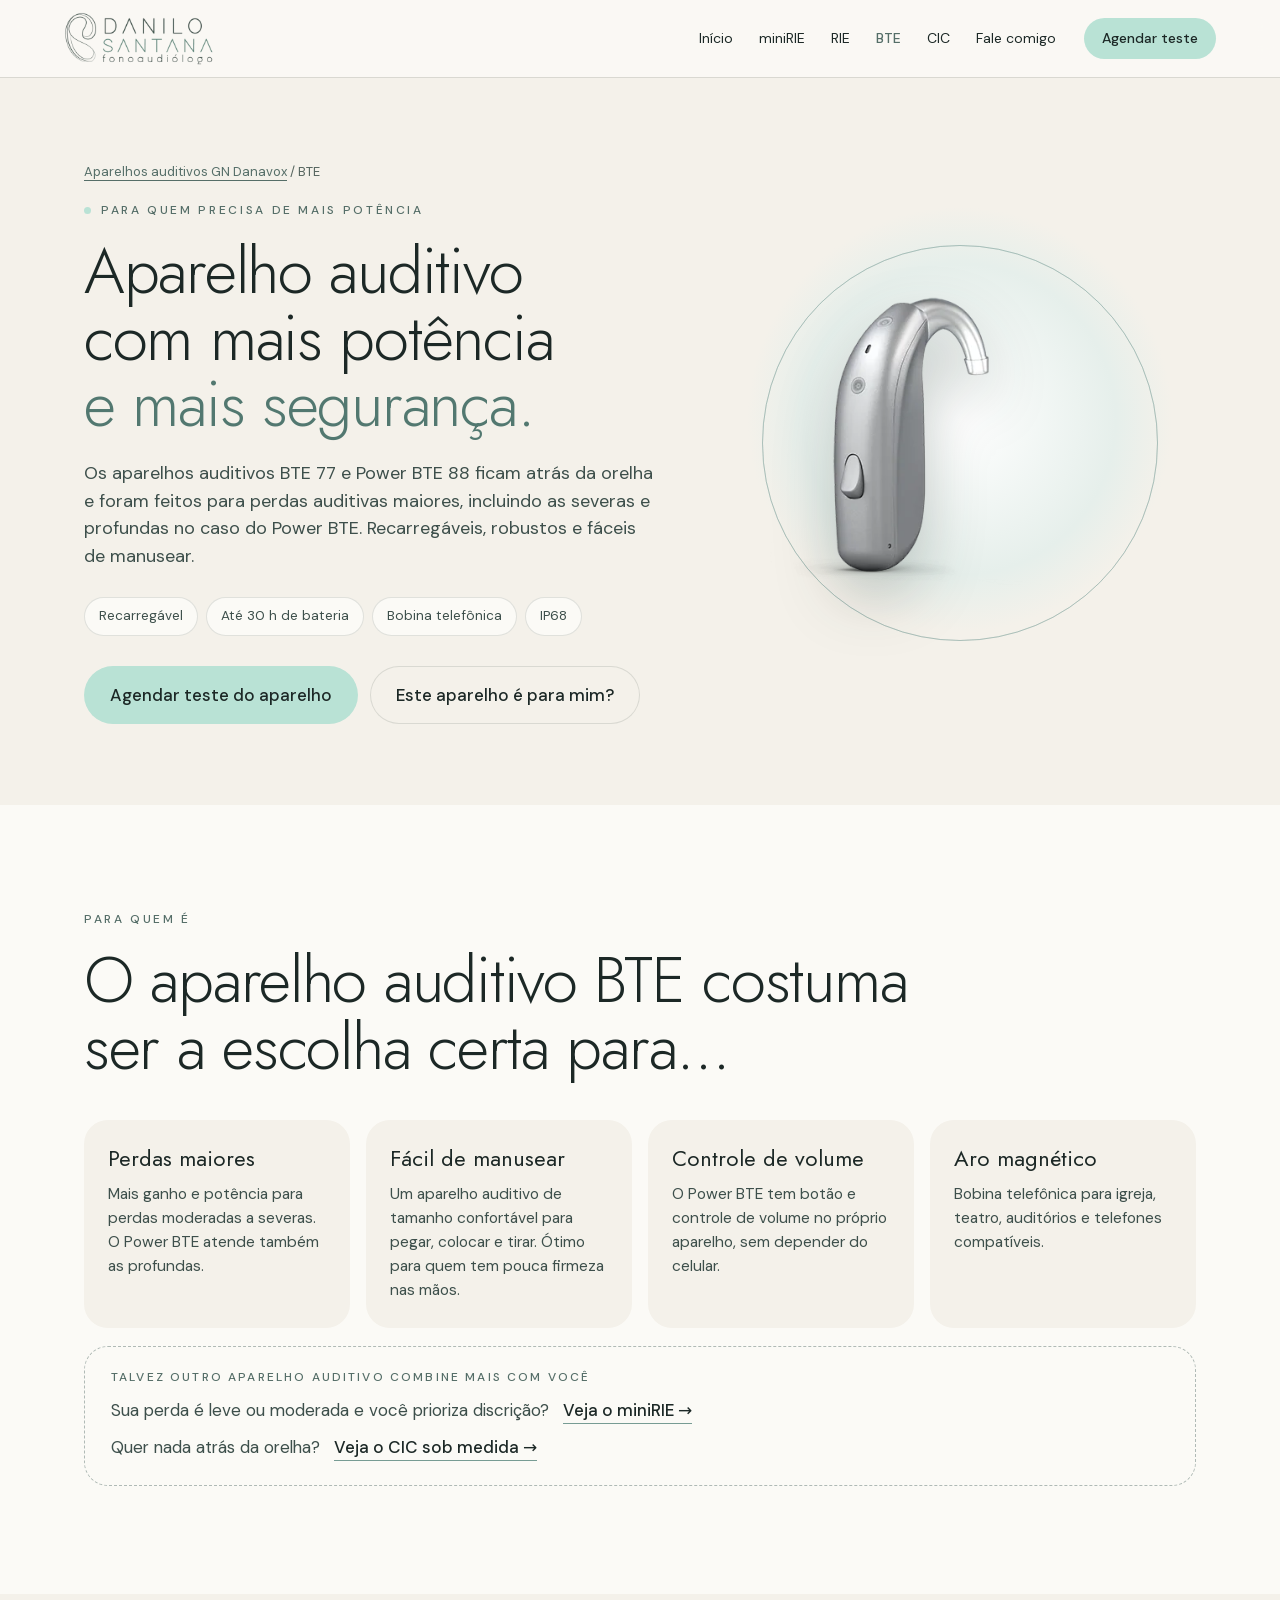
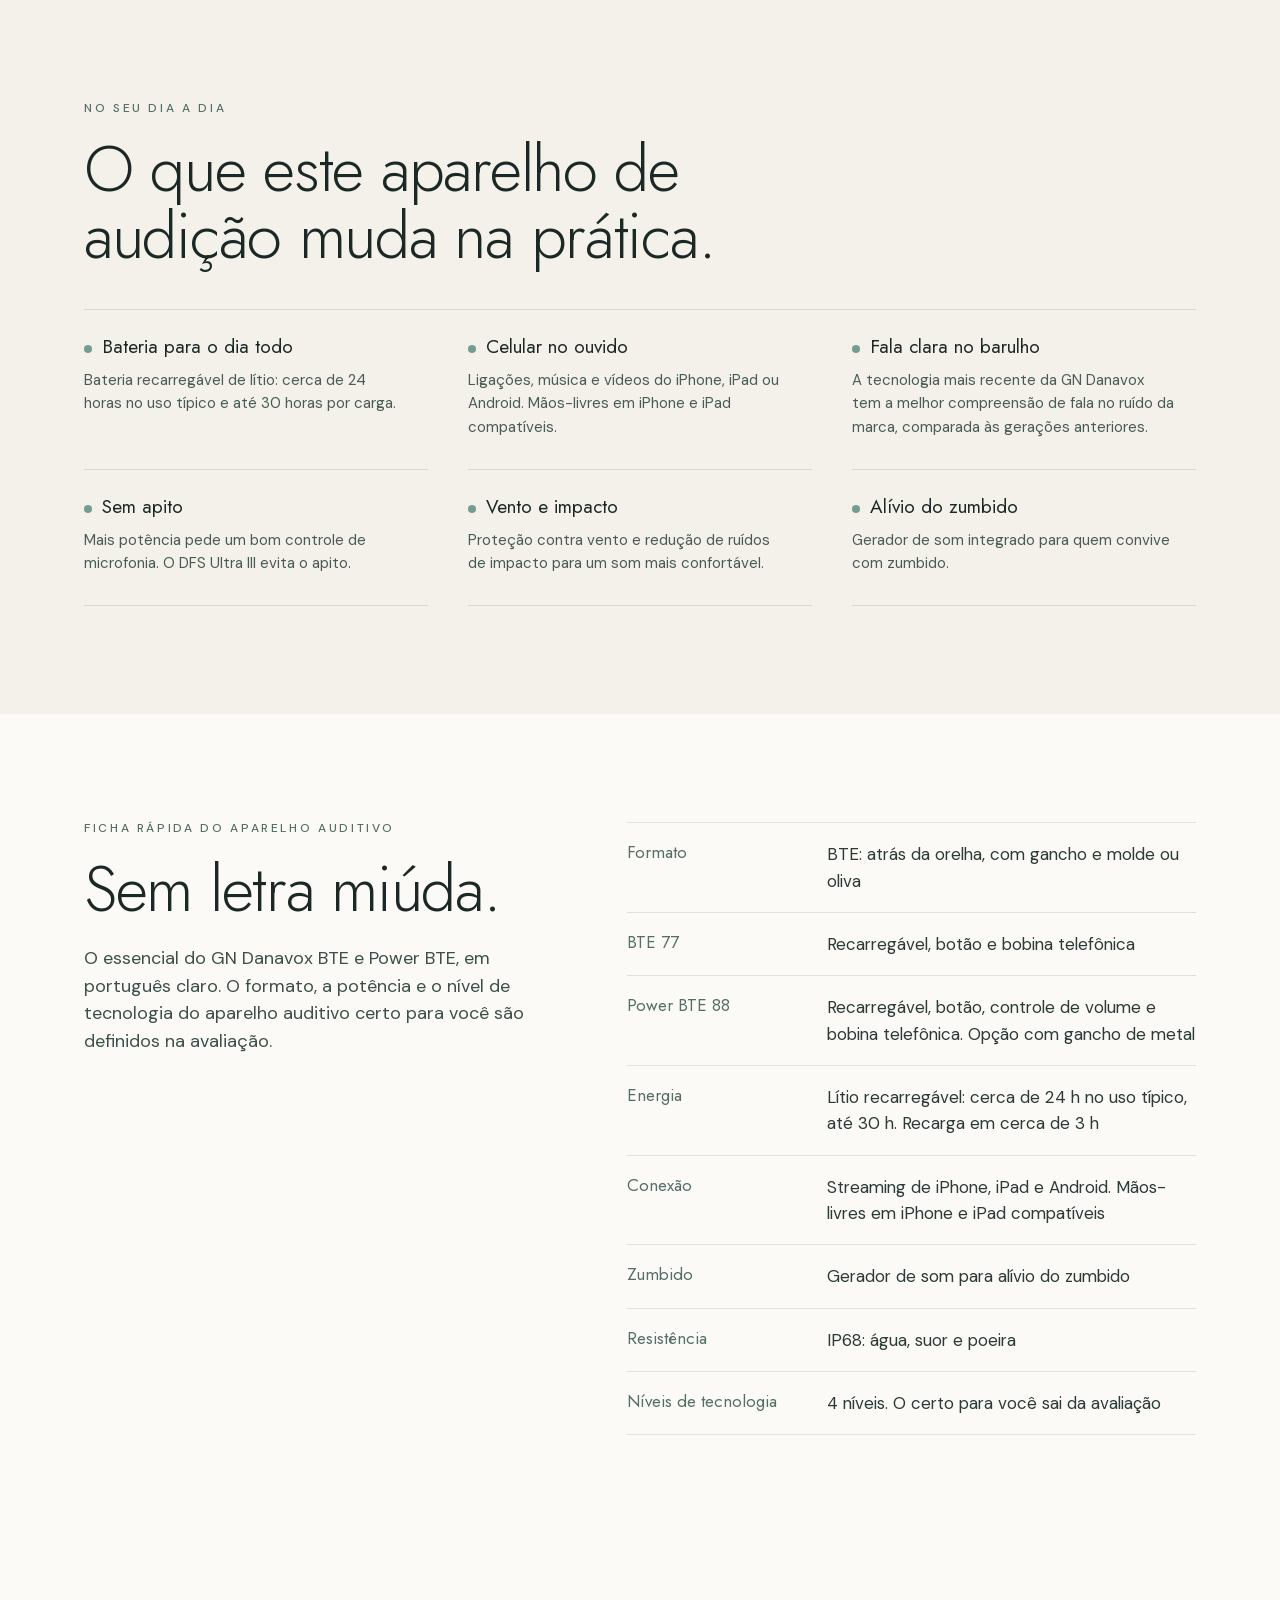
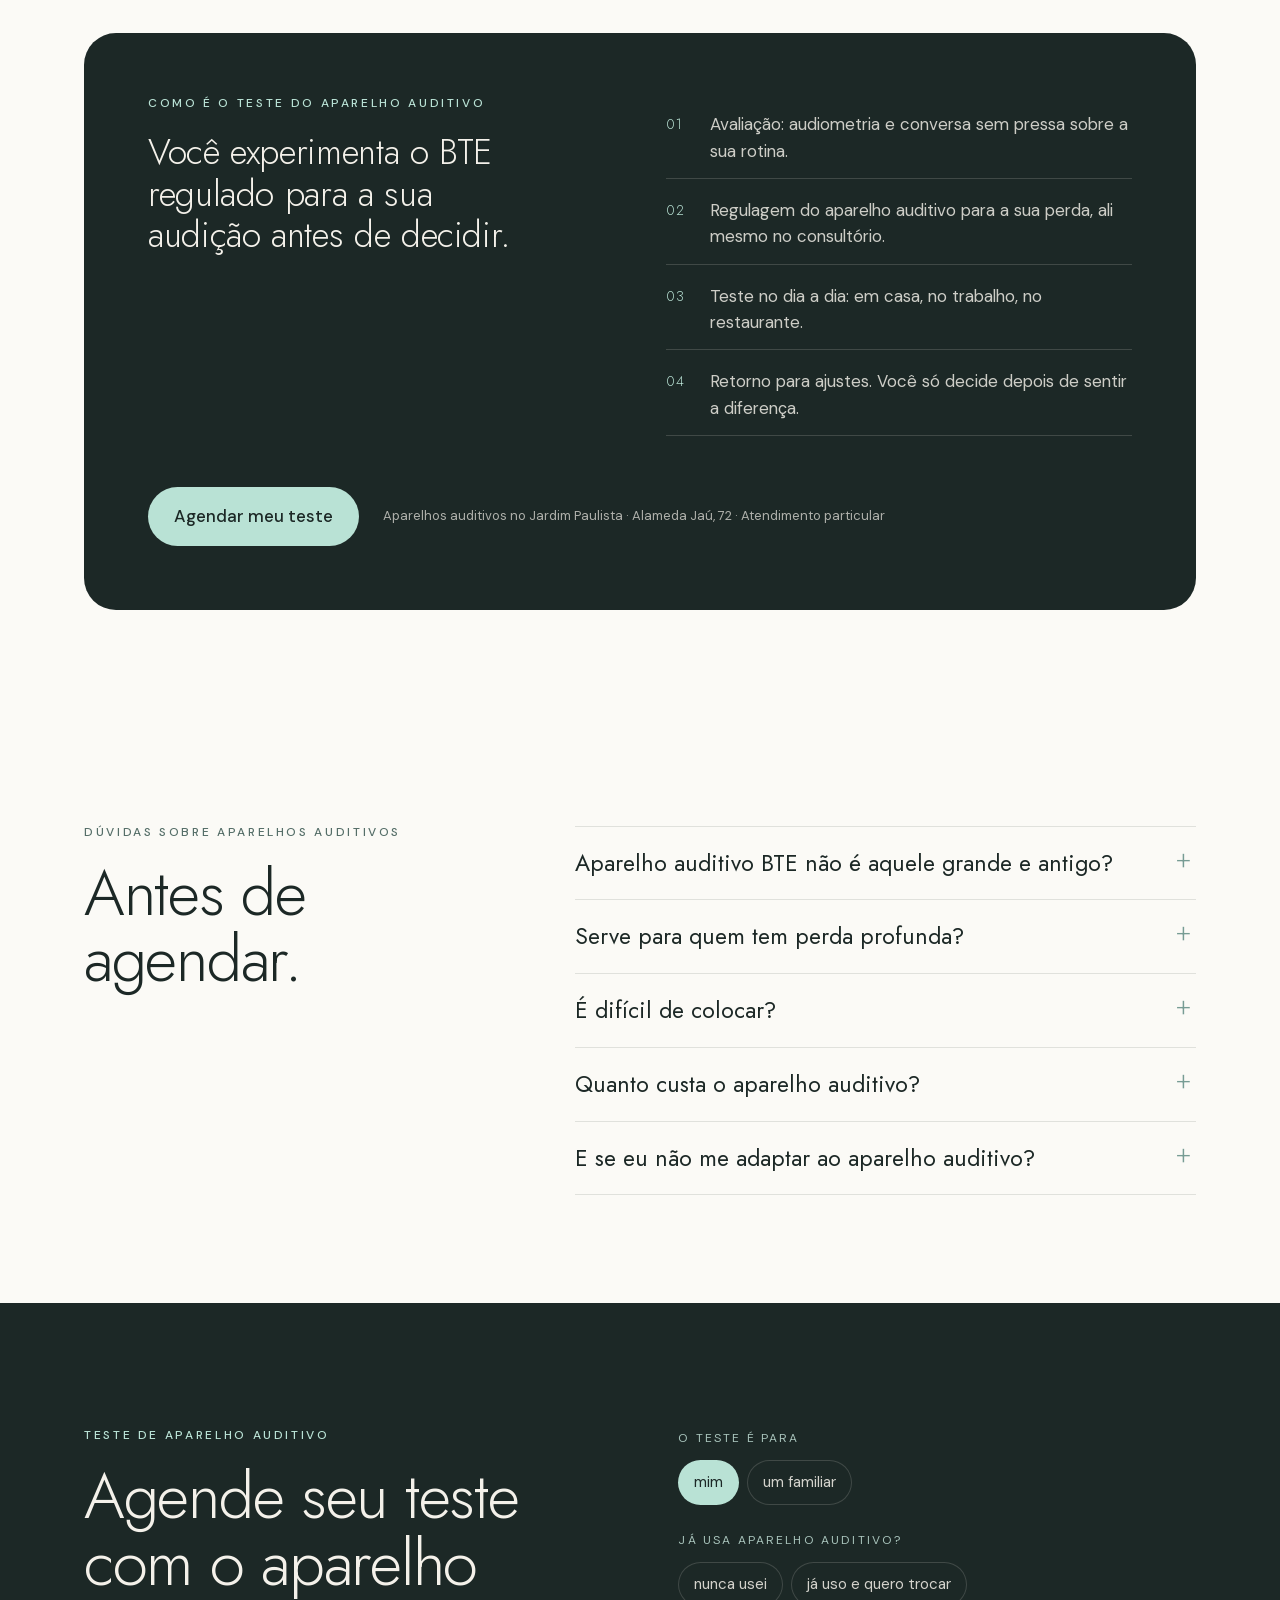
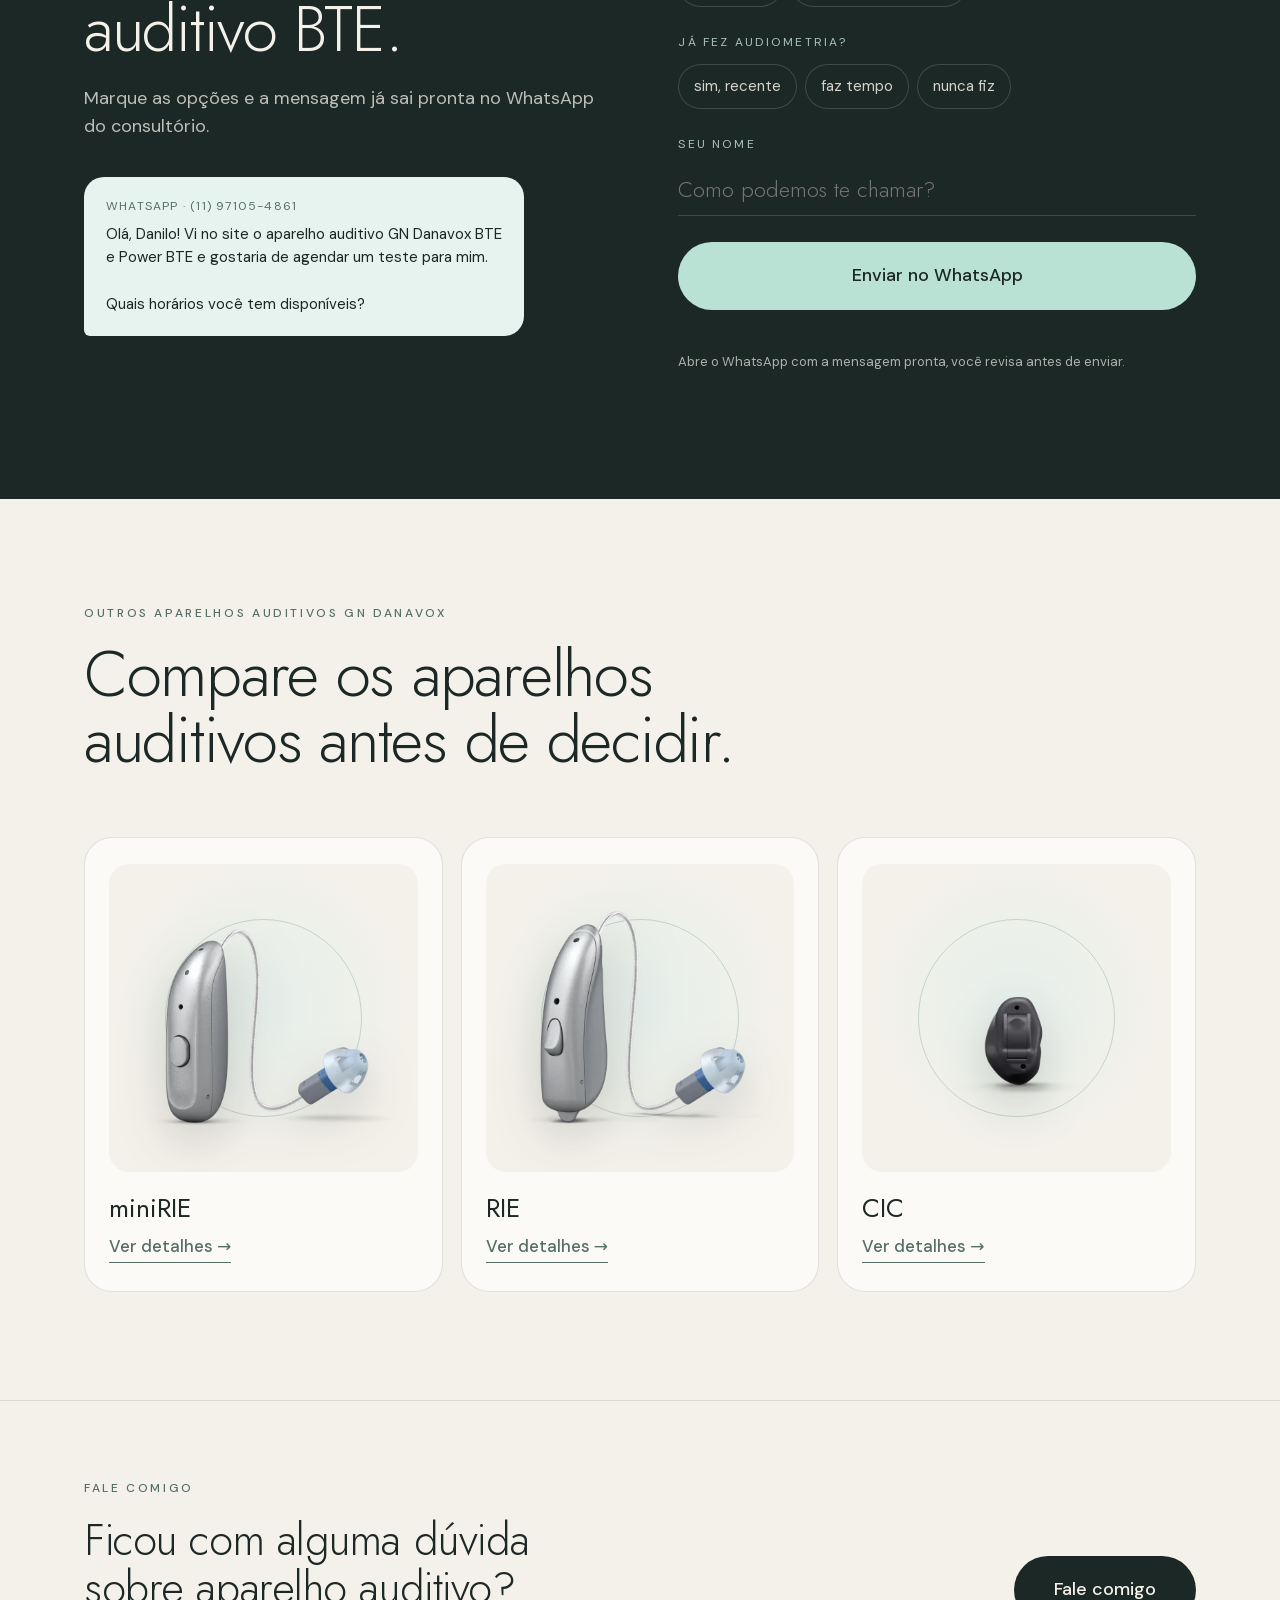
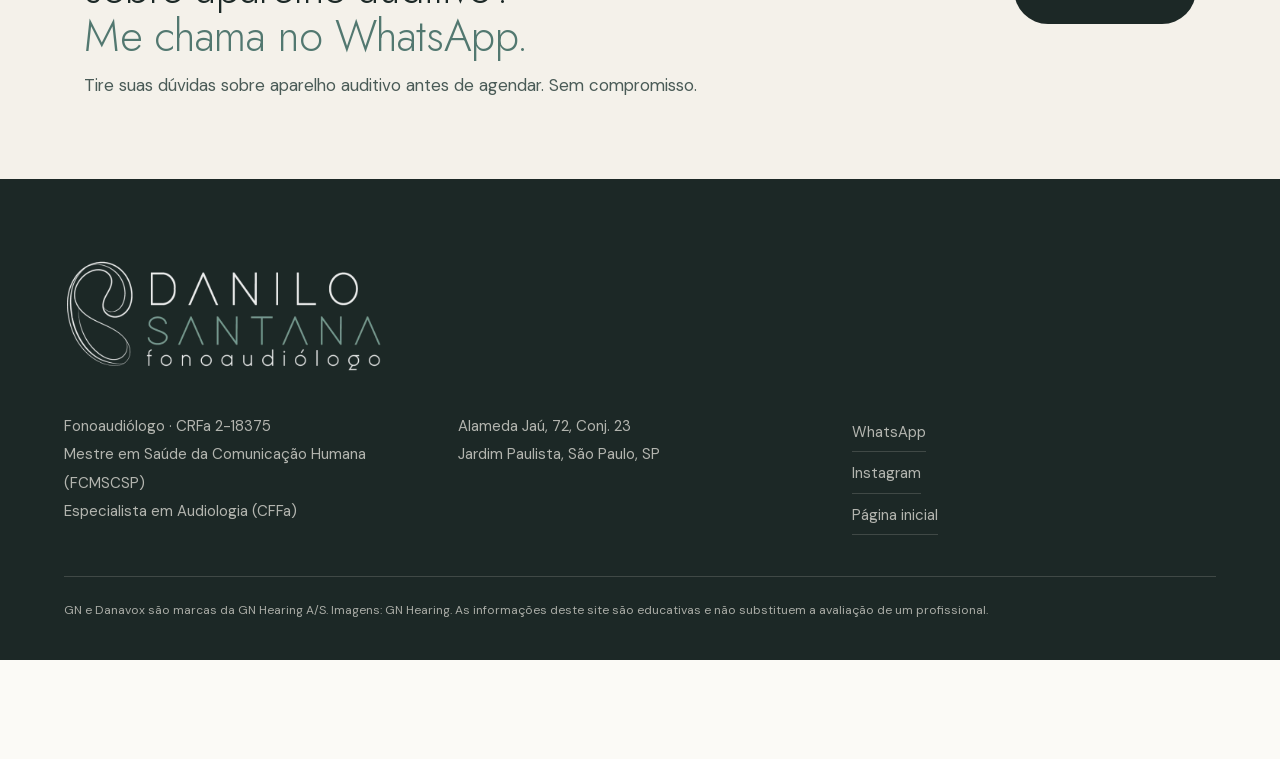
<file: aparelhos/bte/index.html>
<!doctype html>
<html lang="pt-BR">
<head>
<meta charset="utf-8">
<meta name="viewport" content="width=device-width, initial-scale=1, maximum-scale=1, user-scalable=no, viewport-fit=cover">
<title>Aparelho auditivo GN Danavox BTE e Power BTE | Teste com o fonoaudiólogo Danilo Santana, SP</title>
<meta name="description" content="Conheça e agende um teste do GN Danavox BTE 77 e Power BTE 88: mais potência para perdas maiores, recarregável, fácil de manusear, com bobina telefônica. Jardim Paulista, SP.">
<meta name="theme-color" content="#f4f1ea">
<meta property="og:title" content="Aparelho auditivo GN Danavox BTE e Power BTE | Danilo Santana Aparelhos Auditivos">
<meta property="og:description" content="Conheça e agende um teste do GN Danavox BTE 77 e Power BTE 88: mais potência para perdas maiores, recarregável, fácil de manusear, com bobina telefônica. Jardim Paulista, SP.">
<meta property="og:image" content="https://hctoliv.github.io/danilo-santana/img/og-aparelhos.jpg">
<meta property="og:image:width" content="1200">
<meta property="og:image:height" content="630">
<meta property="og:url" content="https://hctoliv.github.io/danilo-santana/aparelhos/bte/">
<meta property="og:type" content="website">
<meta property="og:site_name" content="Danilo Santana | Aparelhos Auditivos">
<meta name="twitter:card" content="summary_large_image">
<link rel="canonical" href="https://hctoliv.github.io/danilo-santana/aparelhos/bte/">
<link rel="icon" href="../../img/mark-dark.png">
<link rel="preload" as="image" href="../../img/boreal/bte.webp" fetchpriority="high">
<link rel="preload" href="../../fonts/jost-latin.woff2" as="font" type="font/woff2" crossorigin>
<link rel="stylesheet" href="../../styles.css?v=11">
<link rel="stylesheet" href="../../aparelho.css?v=11">
<script type="application/ld+json">{"@context": "https://schema.org", "@type": "BreadcrumbList", "itemListElement": [{"@type": "ListItem", "position": 1, "name": "Danilo Santana Fonoaudiólogo", "item": "https://hctoliv.github.io/danilo-santana/"}, {"@type": "ListItem", "position": 2, "name": "GN Danavox BTE e Power BTE", "item": "https://hctoliv.github.io/danilo-santana/aparelhos/bte/"}]}</script>
</head>
<body class="pd" data-model="GN Danavox BTE e Power BTE">

<header class="nav solid" id="nav">
  <a class="nav__logo" href="../../" aria-label="Danilo Santana, fonoaudiólogo: página inicial">
    <img class="logo-l" src="../../img/logo-light.webp" alt="Danilo Santana fonoaudiólogo" width="420" height="148">
    <img class="logo-d" src="../../img/logo-dark.webp" alt="" width="420" height="148">
  </a>
  <nav class="nav__links" id="menu">
    <a href="../../">Início</a>
    <a href="../minirie/">miniRIE</a>
    <a href="../rie/">RIE</a>
    <a href="../bte/" aria-current="page">BTE</a>
    <a href="../cic/">CIC</a>
    <a href="https://wa.me/5511971054861?text=Ol%C3%A1%2C%20Danilo%21%20Vim%20pelo%20site%20e%20queria%20tirar%20uma%20d%C3%BAvida%20sobre%20aparelho%20auditivo." target="_blank" rel="noopener">Fale comigo</a>
  </nav>
  <a class="btn btn--sm nav__cta" href="#agendar">Agendar teste</a>
  <button class="nav__burger" id="burger" aria-label="Abrir menu" aria-expanded="false"><span></span><span></span></button>
</header>

<main>
<section class="pd-hero">
  <div class="wrap pd-hero__grid">
    <div class="pd-hero__copy">
      <p class="crumb"><a href="../../#aparelhos">Aparelhos auditivos GN Danavox</a> / BTE</p>
      <p class="eyebrow eyebrow--dark"><span class="dot"></span> Para quem precisa de mais potência</p>
      <h1 class="pd-title">Aparelho auditivo com mais potência <em>e mais segurança.</em></h1>
      <p class="lead">Os aparelhos auditivos BTE 77 e Power BTE 88 ficam atrás da orelha e foram feitos para perdas auditivas maiores, incluindo as severas e profundas no caso do Power BTE. Recarregáveis, robustos e fáceis de manusear.</p>
      <ul class="pd-chips"><li>Recarregável</li><li>Até 30 h de bateria</li><li>Bobina telefônica</li><li>IP68</li></ul>
      <div class="pd-ctas">
        <a class="btn" href="#agendar">Agendar teste do aparelho</a>
        <a class="btn btn--ghost-dark" href="#para-quem">Este aparelho é para mim?</a>
      </div>
    </div>
    <div class="pd-art"><img src="../../img/boreal/bte.webp" alt="Aparelho auditivo GN Danavox BTE 77 recarregável, prata" width="484" height="400" fetchpriority="high"></div>
  </div>
</section>

<section class="pd-sec" id="para-quem">
  <div class="wrap">
    <p class="eyebrow eyebrow--dark">Para quem é</p>
    <h2 class="h2">O aparelho auditivo BTE costuma ser a escolha certa para…</h2>
    <div class="pd-for">
        <article class="pd-for__card"><h3>Perdas maiores</h3><p>Mais ganho e potência para perdas moderadas a severas. O Power BTE atende também as profundas.</p></article>
        <article class="pd-for__card"><h3>Fácil de manusear</h3><p>Um aparelho auditivo de tamanho confortável para pegar, colocar e tirar. Ótimo para quem tem pouca firmeza nas mãos.</p></article>
        <article class="pd-for__card"><h3>Controle de volume</h3><p>O Power BTE tem botão e controle de volume no próprio aparelho, sem depender do celular.</p></article>
        <article class="pd-for__card"><h3>Aro magnético</h3><p>Bobina telefônica para igreja, teatro, auditórios e telefones compatíveis.</p></article>
    </div>
    <div class="pd-not">
      <p class="pd-not__t">Talvez outro aparelho auditivo combine mais com você</p>
      <ul>
        <li><span>Sua perda é leve ou moderada e você prioriza discrição?</span><a href="../minirie/">Veja o miniRIE →</a></li>
        <li><span>Quer nada atrás da orelha?</span><a href="../cic/">Veja o CIC sob medida →</a></li>
      </ul>
    </div>
  </div>
</section>

<section class="pd-sec pd-sec--cream">
  <div class="wrap">
    <p class="eyebrow eyebrow--dark">No seu dia a dia</p>
    <h2 class="h2">O que este aparelho de audição muda na prática.</h2>
    <ul class="perks__grid pd-perks">
        <li><b>Bateria para o dia todo</b><span>Bateria recarregável de lítio: cerca de 24 horas no uso típico e até 30 horas por carga.</span></li>
        <li><b>Celular no ouvido</b><span>Ligações, música e vídeos do iPhone, iPad ou Android. Mãos-livres em iPhone e iPad compatíveis.</span></li>
        <li><b>Fala clara no barulho</b><span>A tecnologia mais recente da GN Danavox tem a melhor compreensão de fala no ruído da marca, comparada às gerações anteriores.</span></li>
        <li><b>Sem apito</b><span>Mais potência pede um bom controle de microfonia. O DFS Ultra III evita o apito.</span></li>
        <li><b>Vento e impacto</b><span>Proteção contra vento e redução de ruídos de impacto para um som mais confortável.</span></li>
        <li><b>Alívio do zumbido</b><span>Gerador de som integrado para quem convive com zumbido.</span></li>
    </ul>
  </div>
</section>

<section class="pd-sec">
  <div class="wrap pd-specs">
    <div>
      <p class="eyebrow eyebrow--dark">Ficha rápida do aparelho auditivo</p>
      <h2 class="h2">Sem letra miúda.</h2>
      <p class="lead">O essencial do GN Danavox BTE e Power BTE, em português claro. O formato, a potência e o nível de tecnologia do aparelho auditivo certo para você são definidos na avaliação.</p>
    </div>
    <dl class="pd-specs__list">
        <div><dt>Formato</dt><dd>BTE: atrás da orelha, com gancho e molde ou oliva</dd></div>
        <div><dt>BTE 77</dt><dd>Recarregável, botão e bobina telefônica</dd></div>
        <div><dt>Power BTE 88</dt><dd>Recarregável, botão, controle de volume e bobina telefônica. Opção com gancho de metal</dd></div>
        <div><dt>Energia</dt><dd>Lítio recarregável: cerca de 24 h no uso típico, até 30 h. Recarga em cerca de 3 h</dd></div>
        <div><dt>Conexão</dt><dd>Streaming de iPhone, iPad e Android. Mãos-livres em iPhone e iPad compatíveis</dd></div>
        <div><dt>Zumbido</dt><dd>Gerador de som para alívio do zumbido</dd></div>
        <div><dt>Resistência</dt><dd>IP68: água, suor e poeira</dd></div>
        <div><dt>Níveis de tecnologia</dt><dd>4 níveis. O certo para você sai da avaliação</dd></div>
    </dl>
  </div>
</section>

<section class="pd-sec pd-sec--tight">
  <div class="wrap">
    <div class="choose">
      <div class="choose__copy">
        <p class="eyebrow">Como é o teste do aparelho auditivo</p>
        <h2 class="choose__title">Você experimenta o BTE regulado para a sua audição antes de decidir.</h2>
      </div>
      <ol class="choose__steps">
        <li><span>01</span>Avaliação: audiometria e conversa sem pressa sobre a sua rotina.</li>
        <li><span>02</span>Regulagem do aparelho auditivo para a sua perda, ali mesmo no consultório.</li>
        <li><span>03</span>Teste no dia a dia: em casa, no trabalho, no restaurante.</li>
        <li><span>04</span>Retorno para ajustes. Você só decide depois de sentir a diferença.</li>
      </ol>
      <div class="choose__cta">
        <a class="btn" href="#agendar">Agendar meu teste</a>
        <p class="fine">Aparelhos auditivos no Jardim Paulista · Alameda Jaú, 72 · Atendimento particular</p>
      </div>
    </div>
  </div>
</section>

<section class="pd-sec">
  <div class="wrap pd-faq">
    <div>
      <p class="eyebrow eyebrow--dark">Dúvidas sobre aparelhos auditivos</p>
      <h2 class="h2">Antes de agendar.</h2>
    </div>
    <div class="pd-faq__list">
      <details class="pd-faq__item"><summary>Aparelho auditivo BTE não é aquele grande e antigo?</summary><p>Não mais. O GN Danavox BTE é recarregável, conecta ao celular e tem cores que combinam com o cabelo. Ele é um pouco maior porque entrega mais potência, e isso faz diferença para quem precisa.</p></details>
      <details class="pd-faq__item"><summary>Serve para quem tem perda profunda?</summary><p>O Power BTE 88 foi feito para perdas severas a profundas. A indicação depende da audiometria, que fazemos antes do teste.</p></details>
      <details class="pd-faq__item"><summary>É difícil de colocar?</summary><p>É o formato mais fácil de manusear da linha. Na consulta você treina colocar e tirar até se sentir seguro.</p></details>
      <details class="pd-faq__item"><summary>Quanto custa o aparelho auditivo?</summary><p>O valor do aparelho auditivo depende do formato e do nível de tecnologia (são quatro). Ele é apresentado depois da avaliação, com clareza, e você só decide depois de testar.</p></details>
      <details class="pd-faq__item"><summary>E se eu não me adaptar ao aparelho auditivo?</summary><p>A adaptação ao aparelho de audição é progressiva e faz parte do processo. Você testa no dia a dia, volta para ajustes e a gente regula até o som ficar natural para você.</p></details>
    </div>
  </div>
</section>

<section class="book" id="agendar">
  <div class="wrap book__grid">
    <div class="book__copy">
      <p class="eyebrow">Teste de aparelho auditivo</p>
      <h2 class="h2 h2--light">Agende seu teste com o aparelho auditivo BTE.</h2>
      <p class="lead lead--light">Marque as opções e a mensagem já sai pronta no WhatsApp do consultório.</p>
      <div class="book__preview">
        <span class="book__wa">WhatsApp · (11) 97105-4861</span>
        <p id="waPreview"></p>
      </div>
    </div>
    <form class="book__form" id="bookForm">
      <fieldset>
        <legend>O teste é para</legend>
        <div class="pills" data-name="quem" data-single>
          <button type="button" class="is-on">mim</button><button type="button">um familiar</button>
        </div>
      </fieldset>
      <fieldset>
        <legend>Já usa aparelho auditivo?</legend>
        <div class="pills" data-name="uso" data-single>
          <button type="button">nunca usei</button><button type="button">já uso e quero trocar</button>
        </div>
      </fieldset>
      <fieldset>
        <legend>Já fez audiometria?</legend>
        <div class="pills" data-name="exame" data-single>
          <button type="button">sim, recente</button><button type="button">faz tempo</button><button type="button">nunca fiz</button>
        </div>
      </fieldset>
      <label class="field"><span>Seu nome</span><input type="text" id="nome" autocomplete="given-name" placeholder="Como podemos te chamar?"></label>
      <button class="btn btn--big" type="submit">Enviar no WhatsApp</button>
      <p class="fine fine--light">Abre o WhatsApp com a mensagem pronta, você revisa antes de enviar.</p>
    </form>
  </div>
</section>

<section class="pd-sec pd-sec--cream">
  <div class="wrap">
    <p class="eyebrow eyebrow--dark">Outros aparelhos auditivos GN Danavox</p>
    <h2 class="h2">Compare os aparelhos auditivos antes de decidir.</h2>
    <div class="formats pd-others">
      <a class="format pd-other" href="../minirie/">
        <div class="format__art"><img src="../../img/boreal/minirie.webp" alt="Aparelho auditivo GN Danavox miniRIE 60S recarregável, prata" width="484" height="400" loading="lazy"></div>
        <h3>miniRIE</h3><span class="link-arrow">Ver detalhes</span>
      </a>
      <a class="format pd-other" href="../rie/">
        <div class="format__art"><img src="../../img/boreal/rie.webp" alt="Aparelho auditivo GN Danavox RIE 61, prata" width="484" height="400" loading="lazy"></div>
        <h3>RIE</h3><span class="link-arrow">Ver detalhes</span>
      </a>
      <a class="format pd-other" href="../cic/">
        <div class="format__art"><img src="../../img/boreal/cic.webp" alt="Aparelho auditivo Danavox CIC sob medida, cor anthracite" width="448" height="400" loading="lazy"></div>
        <h3>CIC</h3><span class="link-arrow">Ver detalhes</span>
      </a>
    </div>
  </div>
</section>
</main>

<section class="talk">
  <div class="wrap talk__inner">
    <div>
      <p class="eyebrow eyebrow--dark">Fale comigo</p>
      <h2 class="talk__t">Ficou com alguma dúvida sobre aparelho auditivo? <em>Me chama no WhatsApp.</em></h2>
      <p class="talk__s">Tire suas dúvidas sobre aparelho auditivo antes de agendar. Sem compromisso.</p>
    </div>
    <a class="btn btn--big talk__btn" href="https://wa.me/5511971054861?text=Ol%C3%A1%2C%20Danilo%21%20Vim%20pelo%20site%20e%20queria%20tirar%20uma%20d%C3%BAvida%20sobre%20aparelho%20auditivo." target="_blank" rel="noopener">Fale comigo</a>
  </div>
</section>

<footer class="foot">
  <img class="foot__logo" src="../../img/logo-light.webp" alt="Danilo Santana fonoaudiólogo" width="420" height="148" loading="lazy">
  <div class="foot__cols">
    <p>Fonoaudiólogo · CRFa 2-18375<br>Mestre em Saúde da Comunicação Humana (FCMSCSP)<br>Especialista em Audiologia (CFFa)</p>
    <p>Alameda Jaú, 72, Conj. 23<br>Jardim Paulista, São Paulo, SP</p>
    <p><a href="https://wa.me/5511971054861" target="_blank" rel="noopener">WhatsApp</a><br><a href="https://www.instagram.com/fonodanilosantana/" target="_blank" rel="noopener">Instagram</a><br><a href="../../">Página inicial</a></p>
  </div>
  <p class="foot__fine">GN e Danavox são marcas da GN Hearing A/S. Imagens: GN Hearing. As informações deste site são educativas e não substituem a avaliação de um profissional.</p>
</footer>

<a class="wa-float" href="https://wa.me/5511971054861?text=Ol%C3%A1%2C%20Danilo%21%20Vim%20pelo%20site%20e%20queria%20tirar%20uma%20d%C3%BAvida%20sobre%20aparelho%20auditivo." target="_blank" rel="noopener" aria-label="Fale comigo no WhatsApp">
  <svg viewBox="0 0 32 32" aria-hidden="true"><path d="M16 3C8.8 3 3 8.7 3 15.8c0 2.5.7 4.9 2 7L3 29l6.4-2c2 1.1 4.3 1.7 6.6 1.7 7.2 0 13-5.7 13-12.8S23.2 3 16 3zm0 23.4c-2.1 0-4.1-.6-5.9-1.6l-.4-.3-3.8 1.2 1.2-3.7-.3-.4a10.4 10.4 0 0 1-1.7-5.8C5.1 9.9 10 5.2 16 5.2s10.9 4.7 10.9 10.6S22 26.4 16 26.4zm6-7.9c-.3-.2-1.9-.9-2.2-1-.3-.1-.5-.2-.7.2l-1 1.2c-.2.2-.4.2-.7.1-.3-.2-1.4-.5-2.6-1.6-1-.9-1.6-1.9-1.8-2.2-.2-.3 0-.5.1-.7l.5-.6.3-.5c.1-.2 0-.4 0-.6l-1-2.4c-.3-.6-.5-.5-.7-.5h-.6c-.2 0-.6.1-.9.4-.3.3-1.1 1.1-1.1 2.7s1.2 3.2 1.3 3.4c.2.2 2.3 3.5 5.6 4.9 2.8 1.1 3.3.9 4 .8.6-.1 1.9-.8 2.2-1.5.3-.7.3-1.4.2-1.5-.1-.2-.3-.3-.6-.4z"/></svg>
  <span>Fale comigo</span>
</a>

<script src="../../aparelho.js?v=11" defer></script>
</body>
</html>
</file>
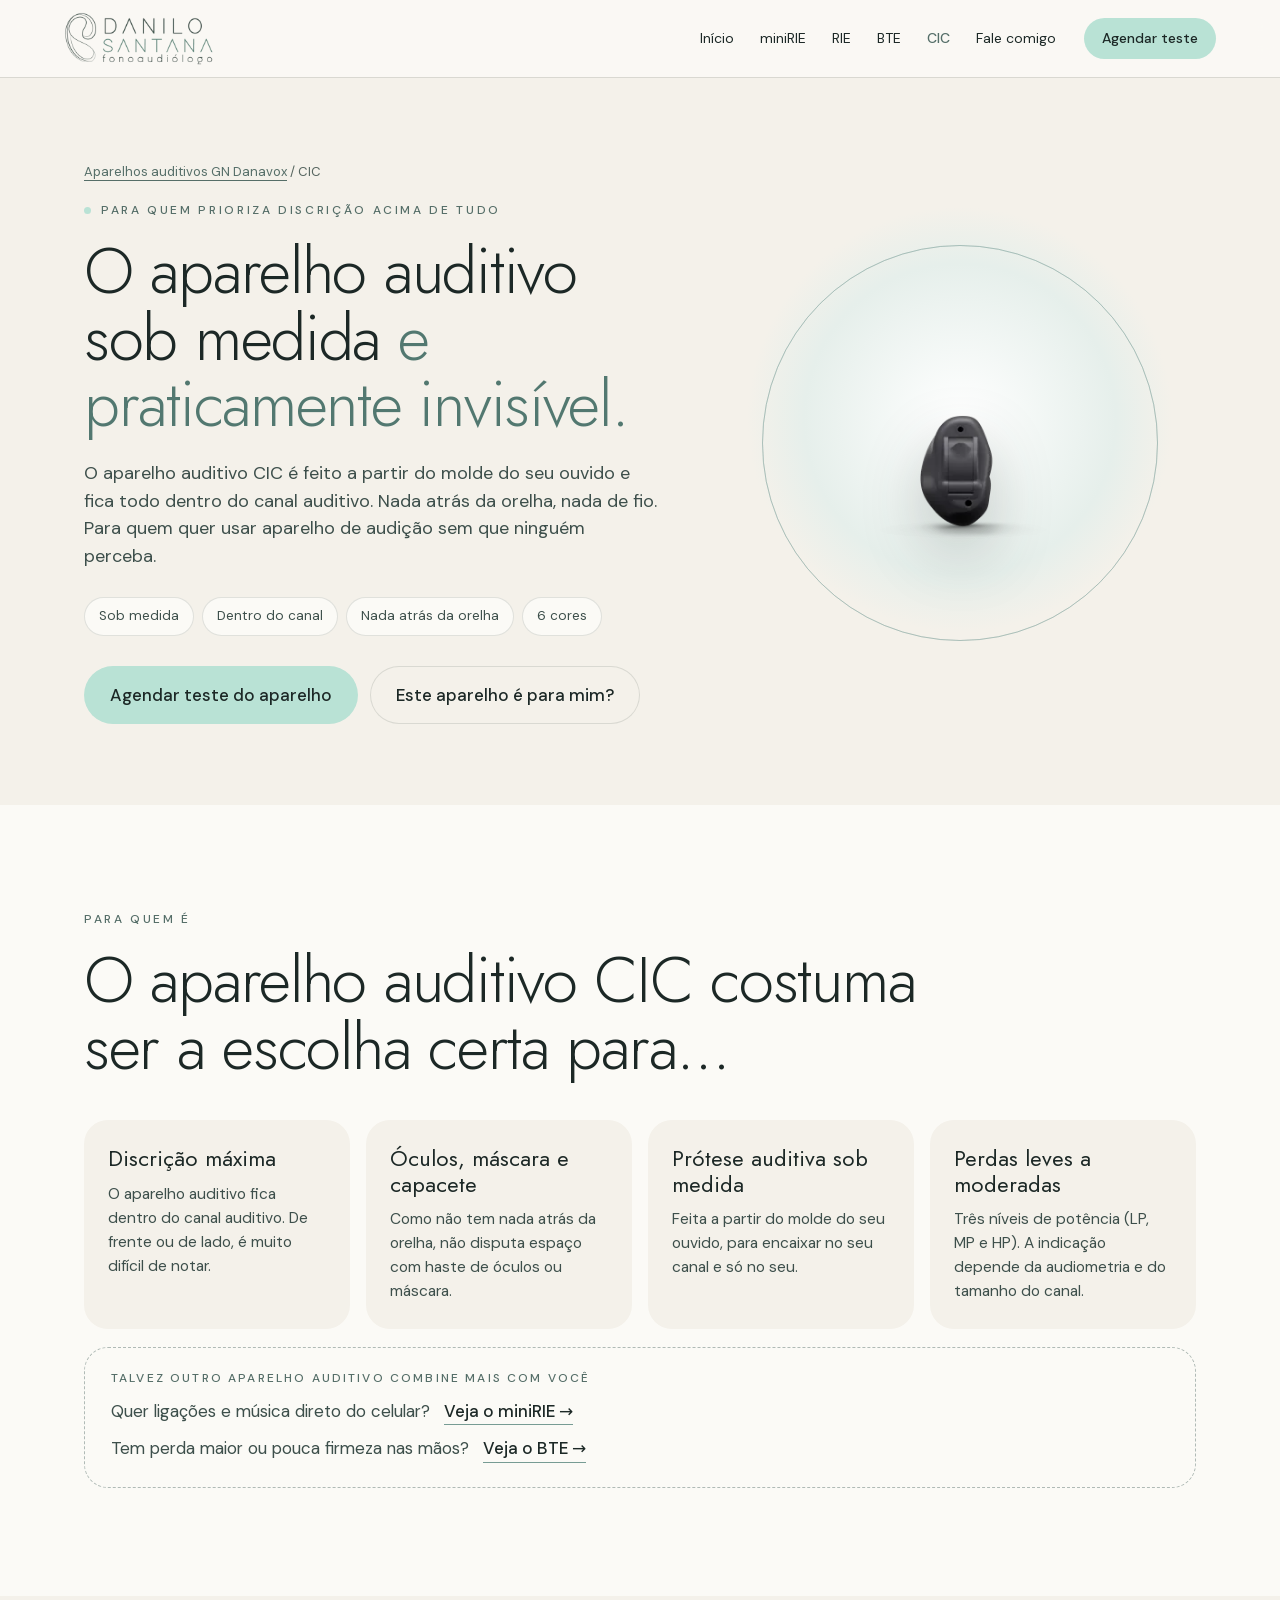
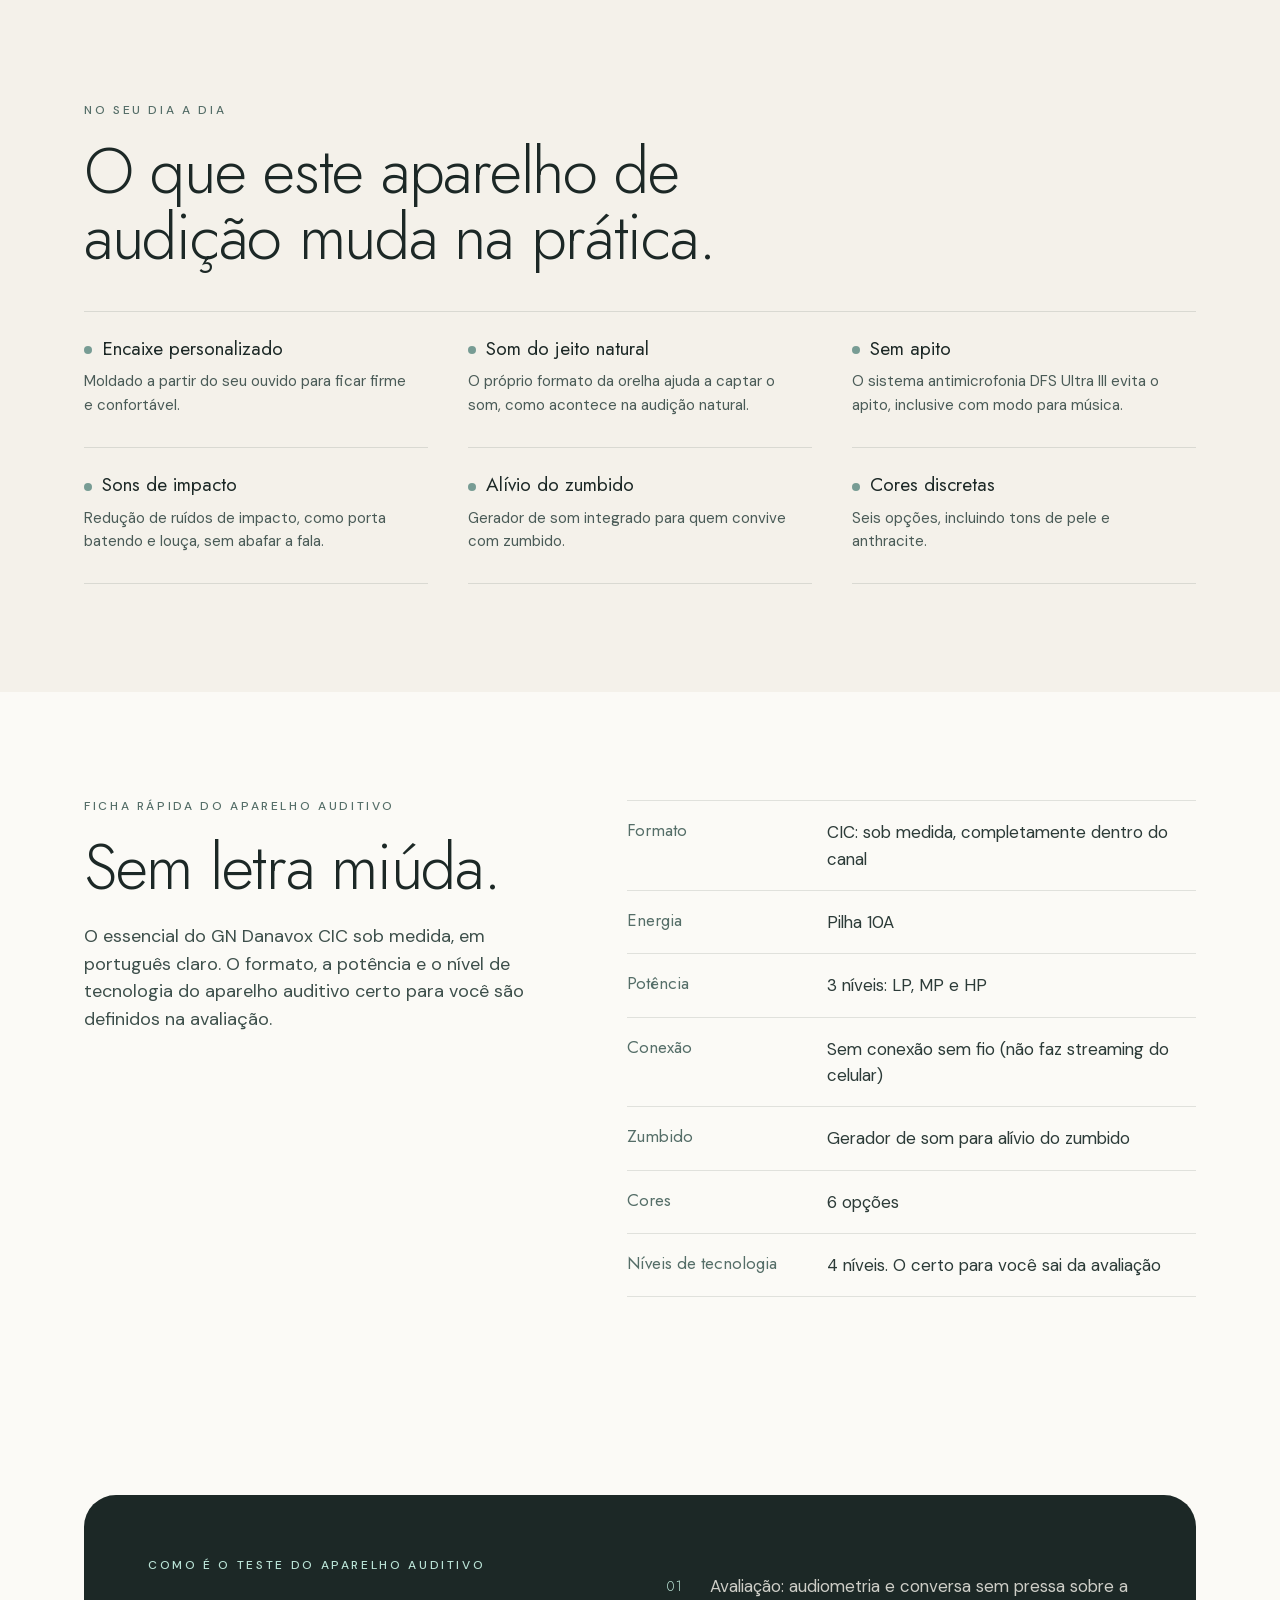
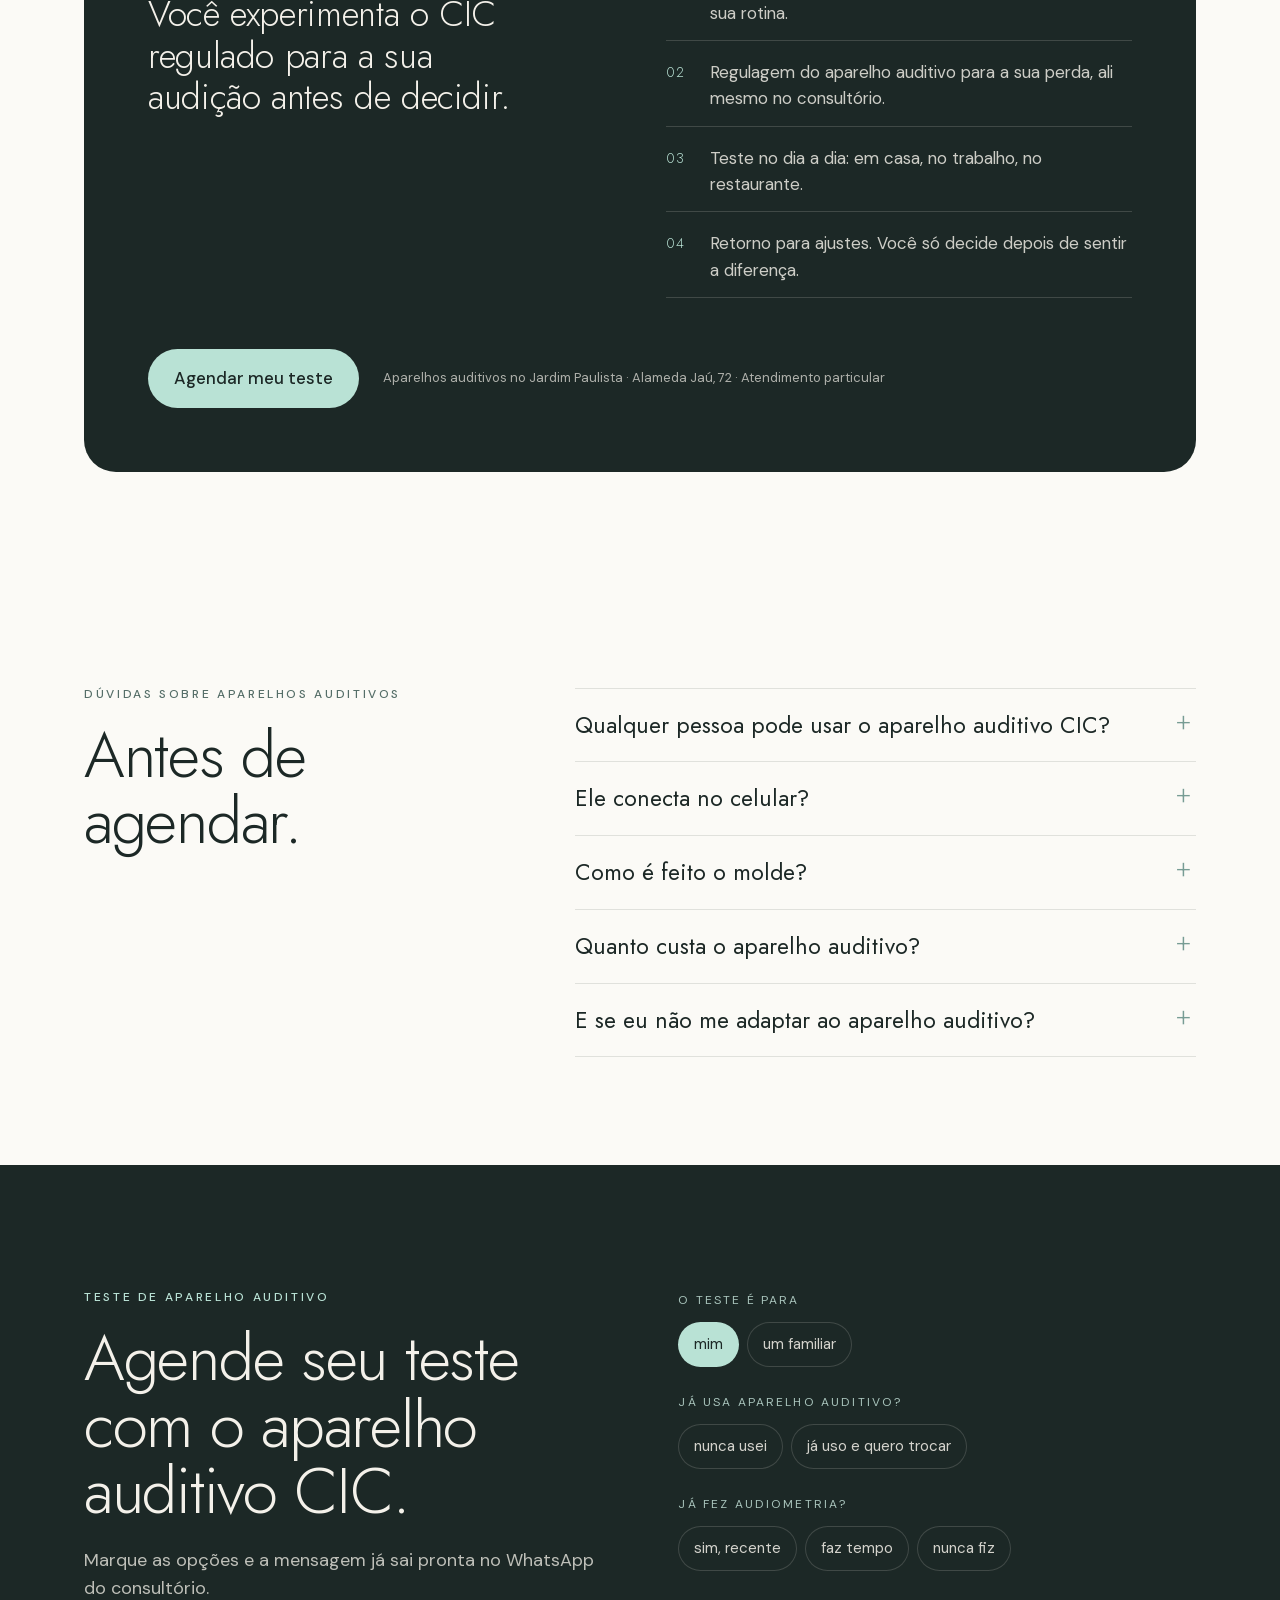
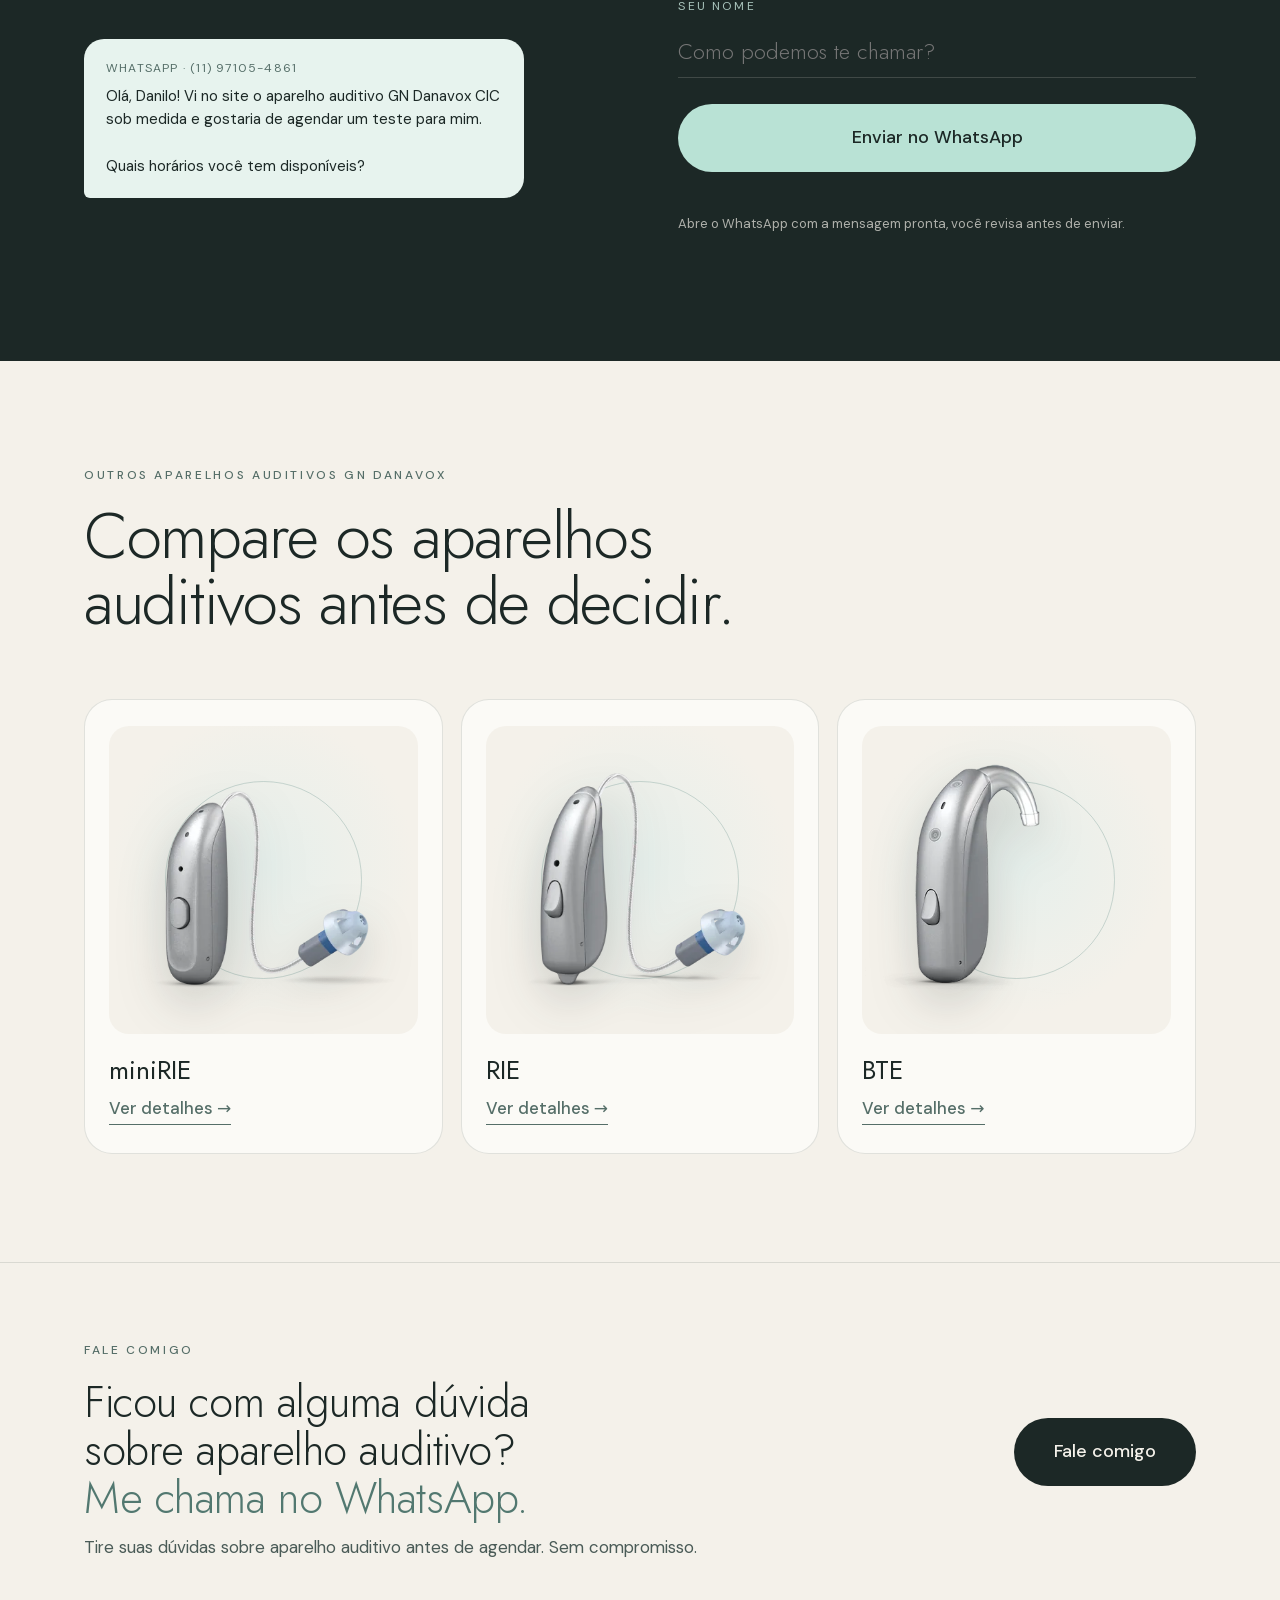
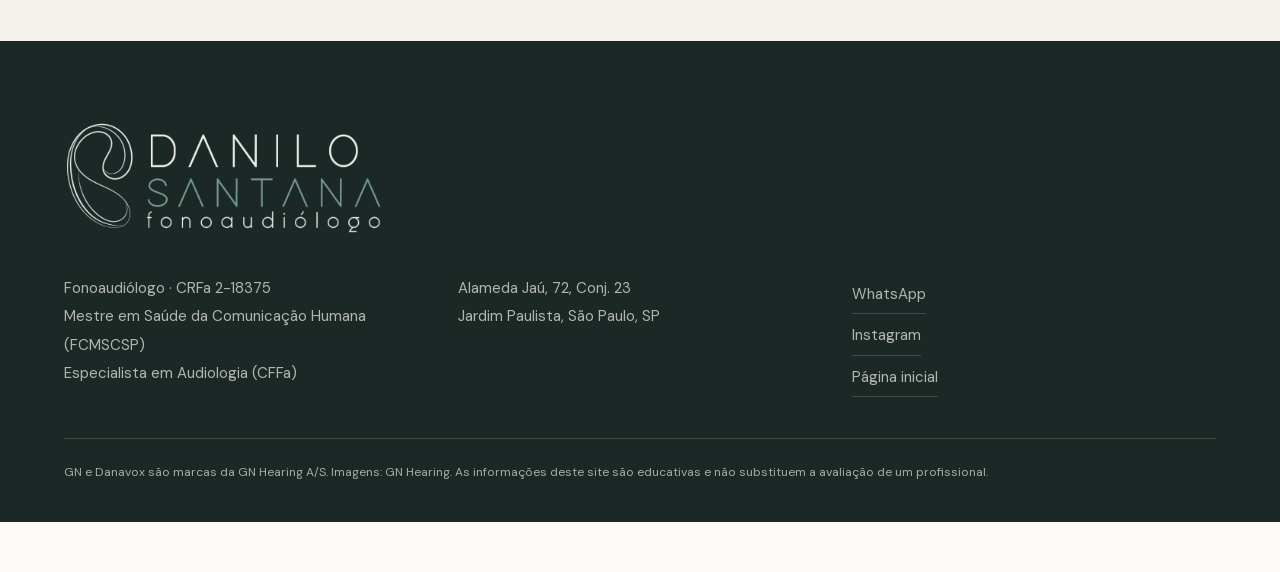
<file: aparelhos/cic/index.html>
<!doctype html>
<html lang="pt-BR">
<head>
<meta charset="utf-8">
<meta name="viewport" content="width=device-width, initial-scale=1, maximum-scale=1, user-scalable=no, viewport-fit=cover">
<title>Aparelho auditivo invisível CIC GN Danavox | Teste com o fonoaudiólogo Danilo Santana, SP</title>
<meta name="description" content="Conheça e agende um teste do GN Danavox CIC: aparelho sob medida que fica todo dentro do canal auditivo, praticamente invisível. Jardim Paulista, SP.">
<meta name="theme-color" content="#f4f1ea">
<meta property="og:title" content="Aparelho auditivo GN Danavox CIC sob medida | Danilo Santana Aparelhos Auditivos">
<meta property="og:description" content="Conheça e agende um teste do GN Danavox CIC: aparelho sob medida que fica todo dentro do canal auditivo, praticamente invisível. Jardim Paulista, SP.">
<meta property="og:image" content="https://hctoliv.github.io/danilo-santana/img/og-aparelhos.jpg">
<meta property="og:image:width" content="1200">
<meta property="og:image:height" content="630">
<meta property="og:url" content="https://hctoliv.github.io/danilo-santana/aparelhos/cic/">
<meta property="og:type" content="website">
<meta property="og:site_name" content="Danilo Santana | Aparelhos Auditivos">
<meta name="twitter:card" content="summary_large_image">
<link rel="canonical" href="https://hctoliv.github.io/danilo-santana/aparelhos/cic/">
<link rel="icon" href="../../img/mark-dark.png">
<link rel="preload" as="image" href="../../img/boreal/cic.webp" fetchpriority="high">
<link rel="preload" href="../../fonts/jost-latin.woff2" as="font" type="font/woff2" crossorigin>
<link rel="stylesheet" href="../../styles.css?v=11">
<link rel="stylesheet" href="../../aparelho.css?v=11">
<script type="application/ld+json">{"@context": "https://schema.org", "@type": "BreadcrumbList", "itemListElement": [{"@type": "ListItem", "position": 1, "name": "Danilo Santana Fonoaudiólogo", "item": "https://hctoliv.github.io/danilo-santana/"}, {"@type": "ListItem", "position": 2, "name": "GN Danavox CIC sob medida", "item": "https://hctoliv.github.io/danilo-santana/aparelhos/cic/"}]}</script>
</head>
<body class="pd" data-model="GN Danavox CIC sob medida">

<header class="nav solid" id="nav">
  <a class="nav__logo" href="../../" aria-label="Danilo Santana, fonoaudiólogo: página inicial">
    <img class="logo-l" src="../../img/logo-light.webp" alt="Danilo Santana fonoaudiólogo" width="420" height="148">
    <img class="logo-d" src="../../img/logo-dark.webp" alt="" width="420" height="148">
  </a>
  <nav class="nav__links" id="menu">
    <a href="../../">Início</a>
    <a href="../minirie/">miniRIE</a>
    <a href="../rie/">RIE</a>
    <a href="../bte/">BTE</a>
    <a href="../cic/" aria-current="page">CIC</a>
    <a href="https://wa.me/5511971054861?text=Ol%C3%A1%2C%20Danilo%21%20Vim%20pelo%20site%20e%20queria%20tirar%20uma%20d%C3%BAvida%20sobre%20aparelho%20auditivo." target="_blank" rel="noopener">Fale comigo</a>
  </nav>
  <a class="btn btn--sm nav__cta" href="#agendar">Agendar teste</a>
  <button class="nav__burger" id="burger" aria-label="Abrir menu" aria-expanded="false"><span></span><span></span></button>
</header>

<main>
<section class="pd-hero">
  <div class="wrap pd-hero__grid">
    <div class="pd-hero__copy">
      <p class="crumb"><a href="../../#aparelhos">Aparelhos auditivos GN Danavox</a> / CIC</p>
      <p class="eyebrow eyebrow--dark"><span class="dot"></span> Para quem prioriza discrição acima de tudo</p>
      <h1 class="pd-title">O aparelho auditivo sob medida <em>e praticamente invisível.</em></h1>
      <p class="lead">O aparelho auditivo CIC é feito a partir do molde do seu ouvido e fica todo dentro do canal auditivo. Nada atrás da orelha, nada de fio. Para quem quer usar aparelho de audição sem que ninguém perceba.</p>
      <ul class="pd-chips"><li>Sob medida</li><li>Dentro do canal</li><li>Nada atrás da orelha</li><li>6 cores</li></ul>
      <div class="pd-ctas">
        <a class="btn" href="#agendar">Agendar teste do aparelho</a>
        <a class="btn btn--ghost-dark" href="#para-quem">Este aparelho é para mim?</a>
      </div>
    </div>
    <div class="pd-art"><img src="../../img/boreal/cic.webp" alt="Aparelho auditivo Danavox CIC sob medida, cor anthracite" width="448" height="400" fetchpriority="high"></div>
  </div>
</section>

<section class="pd-sec" id="para-quem">
  <div class="wrap">
    <p class="eyebrow eyebrow--dark">Para quem é</p>
    <h2 class="h2">O aparelho auditivo CIC costuma ser a escolha certa para…</h2>
    <div class="pd-for">
        <article class="pd-for__card"><h3>Discrição máxima</h3><p>O aparelho auditivo fica dentro do canal auditivo. De frente ou de lado, é muito difícil de notar.</p></article>
        <article class="pd-for__card"><h3>Óculos, máscara e capacete</h3><p>Como não tem nada atrás da orelha, não disputa espaço com haste de óculos ou máscara.</p></article>
        <article class="pd-for__card"><h3>Prótese auditiva sob medida</h3><p>Feita a partir do molde do seu ouvido, para encaixar no seu canal e só no seu.</p></article>
        <article class="pd-for__card"><h3>Perdas leves a moderadas</h3><p>Três níveis de potência (LP, MP e HP). A indicação depende da audiometria e do tamanho do canal.</p></article>
    </div>
    <div class="pd-not">
      <p class="pd-not__t">Talvez outro aparelho auditivo combine mais com você</p>
      <ul>
        <li><span>Quer ligações e música direto do celular?</span><a href="../minirie/">Veja o miniRIE →</a></li>
        <li><span>Tem perda maior ou pouca firmeza nas mãos?</span><a href="../bte/">Veja o BTE →</a></li>
      </ul>
    </div>
  </div>
</section>

<section class="pd-sec pd-sec--cream">
  <div class="wrap">
    <p class="eyebrow eyebrow--dark">No seu dia a dia</p>
    <h2 class="h2">O que este aparelho de audição muda na prática.</h2>
    <ul class="perks__grid pd-perks">
        <li><b>Encaixe personalizado</b><span>Moldado a partir do seu ouvido para ficar firme e confortável.</span></li>
        <li><b>Som do jeito natural</b><span>O próprio formato da orelha ajuda a captar o som, como acontece na audição natural.</span></li>
        <li><b>Sem apito</b><span>O sistema antimicrofonia DFS Ultra III evita o apito, inclusive com modo para música.</span></li>
        <li><b>Sons de impacto</b><span>Redução de ruídos de impacto, como porta batendo e louça, sem abafar a fala.</span></li>
        <li><b>Alívio do zumbido</b><span>Gerador de som integrado para quem convive com zumbido.</span></li>
        <li><b>Cores discretas</b><span>Seis opções, incluindo tons de pele e anthracite.</span></li>
    </ul>
  </div>
</section>

<section class="pd-sec">
  <div class="wrap pd-specs">
    <div>
      <p class="eyebrow eyebrow--dark">Ficha rápida do aparelho auditivo</p>
      <h2 class="h2">Sem letra miúda.</h2>
      <p class="lead">O essencial do GN Danavox CIC sob medida, em português claro. O formato, a potência e o nível de tecnologia do aparelho auditivo certo para você são definidos na avaliação.</p>
    </div>
    <dl class="pd-specs__list">
        <div><dt>Formato</dt><dd>CIC: sob medida, completamente dentro do canal</dd></div>
        <div><dt>Energia</dt><dd>Pilha 10A</dd></div>
        <div><dt>Potência</dt><dd>3 níveis: LP, MP e HP</dd></div>
        <div><dt>Conexão</dt><dd>Sem conexão sem fio (não faz streaming do celular)</dd></div>
        <div><dt>Zumbido</dt><dd>Gerador de som para alívio do zumbido</dd></div>
        <div><dt>Cores</dt><dd>6 opções</dd></div>
        <div><dt>Níveis de tecnologia</dt><dd>4 níveis. O certo para você sai da avaliação</dd></div>
    </dl>
  </div>
</section>

<section class="pd-sec pd-sec--tight">
  <div class="wrap">
    <div class="choose">
      <div class="choose__copy">
        <p class="eyebrow">Como é o teste do aparelho auditivo</p>
        <h2 class="choose__title">Você experimenta o CIC regulado para a sua audição antes de decidir.</h2>
      </div>
      <ol class="choose__steps">
        <li><span>01</span>Avaliação: audiometria e conversa sem pressa sobre a sua rotina.</li>
        <li><span>02</span>Regulagem do aparelho auditivo para a sua perda, ali mesmo no consultório.</li>
        <li><span>03</span>Teste no dia a dia: em casa, no trabalho, no restaurante.</li>
        <li><span>04</span>Retorno para ajustes. Você só decide depois de sentir a diferença.</li>
      </ol>
      <div class="choose__cta">
        <a class="btn" href="#agendar">Agendar meu teste</a>
        <p class="fine">Aparelhos auditivos no Jardim Paulista · Alameda Jaú, 72 · Atendimento particular</p>
      </div>
    </div>
  </div>
</section>

<section class="pd-sec">
  <div class="wrap pd-faq">
    <div>
      <p class="eyebrow eyebrow--dark">Dúvidas sobre aparelhos auditivos</p>
      <h2 class="h2">Antes de agendar.</h2>
    </div>
    <div class="pd-faq__list">
      <details class="pd-faq__item"><summary>Qualquer pessoa pode usar o aparelho auditivo CIC?</summary><p>Não. Depende do grau da perda e do tamanho e formato do canal auditivo. Isso é avaliado na consulta antes de qualquer indicação.</p></details>
      <details class="pd-faq__item"><summary>Ele conecta no celular?</summary><p>Não. O CIC é a versão sem conexão sem fio. Se ligações e música no ouvido forem importantes para você, o miniRIE é o caminho.</p></details>
      <details class="pd-faq__item"><summary>Como é feito o molde?</summary><p>Na consulta, com uma massa própria colocada no ouvido por alguns minutos. É rápido e não dói.</p></details>
      <details class="pd-faq__item"><summary>Quanto custa o aparelho auditivo?</summary><p>O valor do aparelho auditivo depende do formato e do nível de tecnologia (são quatro). Ele é apresentado depois da avaliação, com clareza, e você só decide depois de testar.</p></details>
      <details class="pd-faq__item"><summary>E se eu não me adaptar ao aparelho auditivo?</summary><p>A adaptação ao aparelho de audição é progressiva e faz parte do processo. Você testa no dia a dia, volta para ajustes e a gente regula até o som ficar natural para você.</p></details>
    </div>
  </div>
</section>

<section class="book" id="agendar">
  <div class="wrap book__grid">
    <div class="book__copy">
      <p class="eyebrow">Teste de aparelho auditivo</p>
      <h2 class="h2 h2--light">Agende seu teste com o aparelho auditivo CIC.</h2>
      <p class="lead lead--light">Marque as opções e a mensagem já sai pronta no WhatsApp do consultório.</p>
      <div class="book__preview">
        <span class="book__wa">WhatsApp · (11) 97105-4861</span>
        <p id="waPreview"></p>
      </div>
    </div>
    <form class="book__form" id="bookForm">
      <fieldset>
        <legend>O teste é para</legend>
        <div class="pills" data-name="quem" data-single>
          <button type="button" class="is-on">mim</button><button type="button">um familiar</button>
        </div>
      </fieldset>
      <fieldset>
        <legend>Já usa aparelho auditivo?</legend>
        <div class="pills" data-name="uso" data-single>
          <button type="button">nunca usei</button><button type="button">já uso e quero trocar</button>
        </div>
      </fieldset>
      <fieldset>
        <legend>Já fez audiometria?</legend>
        <div class="pills" data-name="exame" data-single>
          <button type="button">sim, recente</button><button type="button">faz tempo</button><button type="button">nunca fiz</button>
        </div>
      </fieldset>
      <label class="field"><span>Seu nome</span><input type="text" id="nome" autocomplete="given-name" placeholder="Como podemos te chamar?"></label>
      <button class="btn btn--big" type="submit">Enviar no WhatsApp</button>
      <p class="fine fine--light">Abre o WhatsApp com a mensagem pronta, você revisa antes de enviar.</p>
    </form>
  </div>
</section>

<section class="pd-sec pd-sec--cream">
  <div class="wrap">
    <p class="eyebrow eyebrow--dark">Outros aparelhos auditivos GN Danavox</p>
    <h2 class="h2">Compare os aparelhos auditivos antes de decidir.</h2>
    <div class="formats pd-others">
      <a class="format pd-other" href="../minirie/">
        <div class="format__art"><img src="../../img/boreal/minirie.webp" alt="Aparelho auditivo GN Danavox miniRIE 60S recarregável, prata" width="484" height="400" loading="lazy"></div>
        <h3>miniRIE</h3><span class="link-arrow">Ver detalhes</span>
      </a>
      <a class="format pd-other" href="../rie/">
        <div class="format__art"><img src="../../img/boreal/rie.webp" alt="Aparelho auditivo GN Danavox RIE 61, prata" width="484" height="400" loading="lazy"></div>
        <h3>RIE</h3><span class="link-arrow">Ver detalhes</span>
      </a>
      <a class="format pd-other" href="../bte/">
        <div class="format__art"><img src="../../img/boreal/bte.webp" alt="Aparelho auditivo GN Danavox BTE 77 recarregável, prata" width="484" height="400" loading="lazy"></div>
        <h3>BTE</h3><span class="link-arrow">Ver detalhes</span>
      </a>
    </div>
  </div>
</section>
</main>

<section class="talk">
  <div class="wrap talk__inner">
    <div>
      <p class="eyebrow eyebrow--dark">Fale comigo</p>
      <h2 class="talk__t">Ficou com alguma dúvida sobre aparelho auditivo? <em>Me chama no WhatsApp.</em></h2>
      <p class="talk__s">Tire suas dúvidas sobre aparelho auditivo antes de agendar. Sem compromisso.</p>
    </div>
    <a class="btn btn--big talk__btn" href="https://wa.me/5511971054861?text=Ol%C3%A1%2C%20Danilo%21%20Vim%20pelo%20site%20e%20queria%20tirar%20uma%20d%C3%BAvida%20sobre%20aparelho%20auditivo." target="_blank" rel="noopener">Fale comigo</a>
  </div>
</section>

<footer class="foot">
  <img class="foot__logo" src="../../img/logo-light.webp" alt="Danilo Santana fonoaudiólogo" width="420" height="148" loading="lazy">
  <div class="foot__cols">
    <p>Fonoaudiólogo · CRFa 2-18375<br>Mestre em Saúde da Comunicação Humana (FCMSCSP)<br>Especialista em Audiologia (CFFa)</p>
    <p>Alameda Jaú, 72, Conj. 23<br>Jardim Paulista, São Paulo, SP</p>
    <p><a href="https://wa.me/5511971054861" target="_blank" rel="noopener">WhatsApp</a><br><a href="https://www.instagram.com/fonodanilosantana/" target="_blank" rel="noopener">Instagram</a><br><a href="../../">Página inicial</a></p>
  </div>
  <p class="foot__fine">GN e Danavox são marcas da GN Hearing A/S. Imagens: GN Hearing. As informações deste site são educativas e não substituem a avaliação de um profissional.</p>
</footer>

<a class="wa-float" href="https://wa.me/5511971054861?text=Ol%C3%A1%2C%20Danilo%21%20Vim%20pelo%20site%20e%20queria%20tirar%20uma%20d%C3%BAvida%20sobre%20aparelho%20auditivo." target="_blank" rel="noopener" aria-label="Fale comigo no WhatsApp">
  <svg viewBox="0 0 32 32" aria-hidden="true"><path d="M16 3C8.8 3 3 8.7 3 15.8c0 2.5.7 4.9 2 7L3 29l6.4-2c2 1.1 4.3 1.7 6.6 1.7 7.2 0 13-5.7 13-12.8S23.2 3 16 3zm0 23.4c-2.1 0-4.1-.6-5.9-1.6l-.4-.3-3.8 1.2 1.2-3.7-.3-.4a10.4 10.4 0 0 1-1.7-5.8C5.1 9.9 10 5.2 16 5.2s10.9 4.7 10.9 10.6S22 26.4 16 26.4zm6-7.9c-.3-.2-1.9-.9-2.2-1-.3-.1-.5-.2-.7.2l-1 1.2c-.2.2-.4.2-.7.1-.3-.2-1.4-.5-2.6-1.6-1-.9-1.6-1.9-1.8-2.2-.2-.3 0-.5.1-.7l.5-.6.3-.5c.1-.2 0-.4 0-.6l-1-2.4c-.3-.6-.5-.5-.7-.5h-.6c-.2 0-.6.1-.9.4-.3.3-1.1 1.1-1.1 2.7s1.2 3.2 1.3 3.4c.2.2 2.3 3.5 5.6 4.9 2.8 1.1 3.3.9 4 .8.6-.1 1.9-.8 2.2-1.5.3-.7.3-1.4.2-1.5-.1-.2-.3-.3-.6-.4z"/></svg>
  <span>Fale comigo</span>
</a>

<script src="../../aparelho.js?v=11" defer></script>
</body>
</html>
</file>
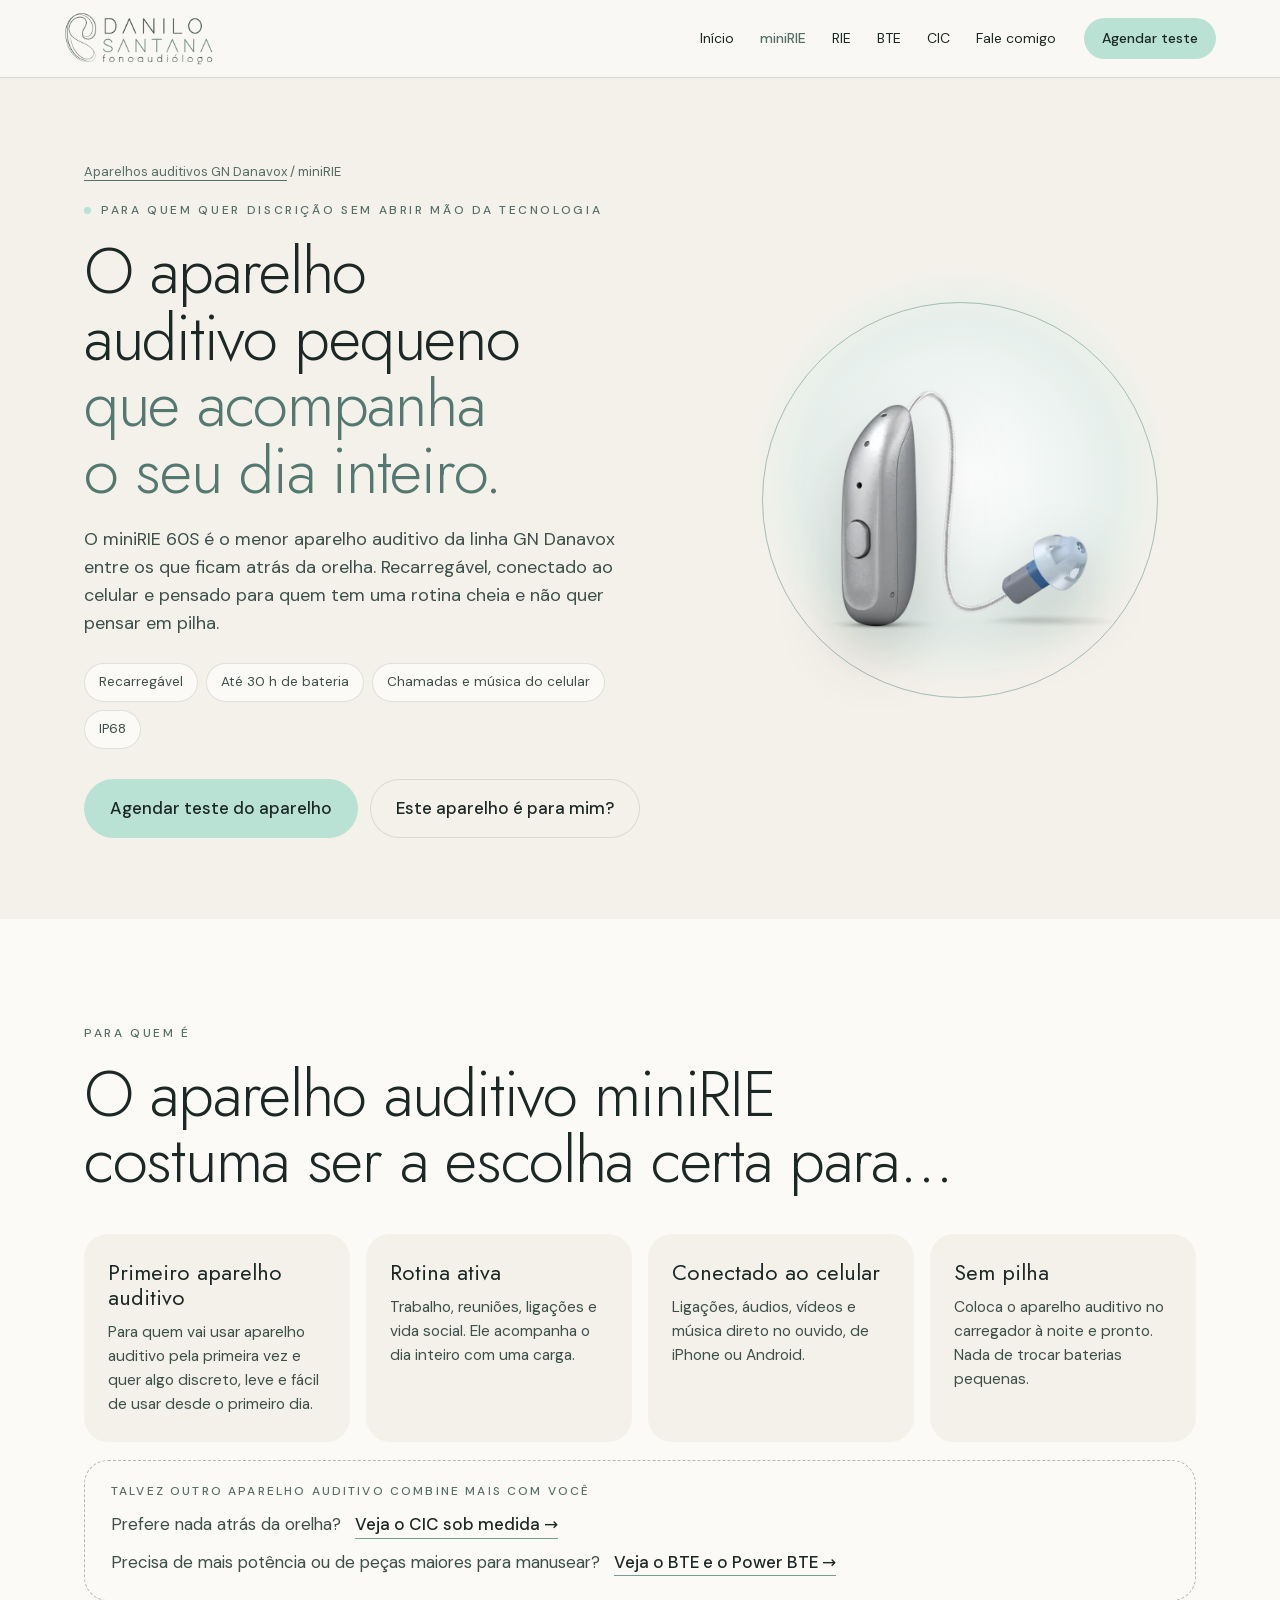
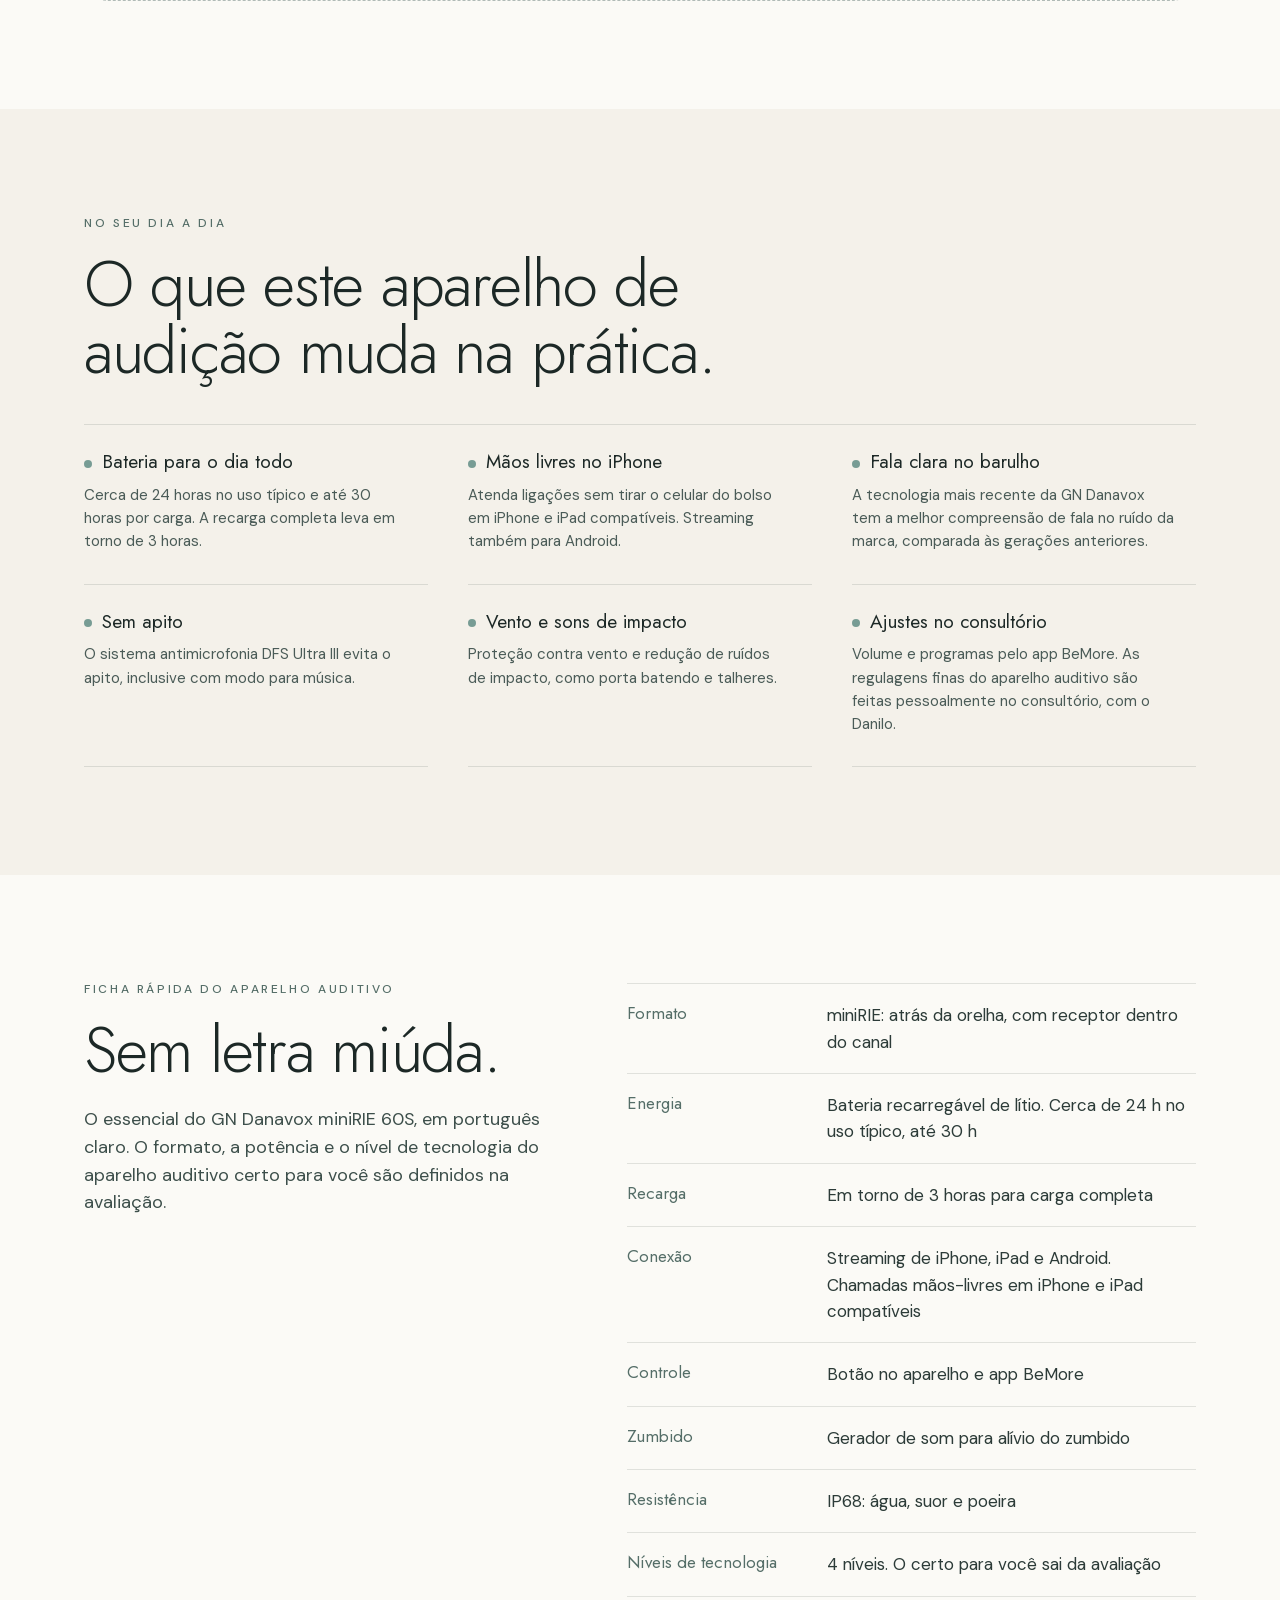
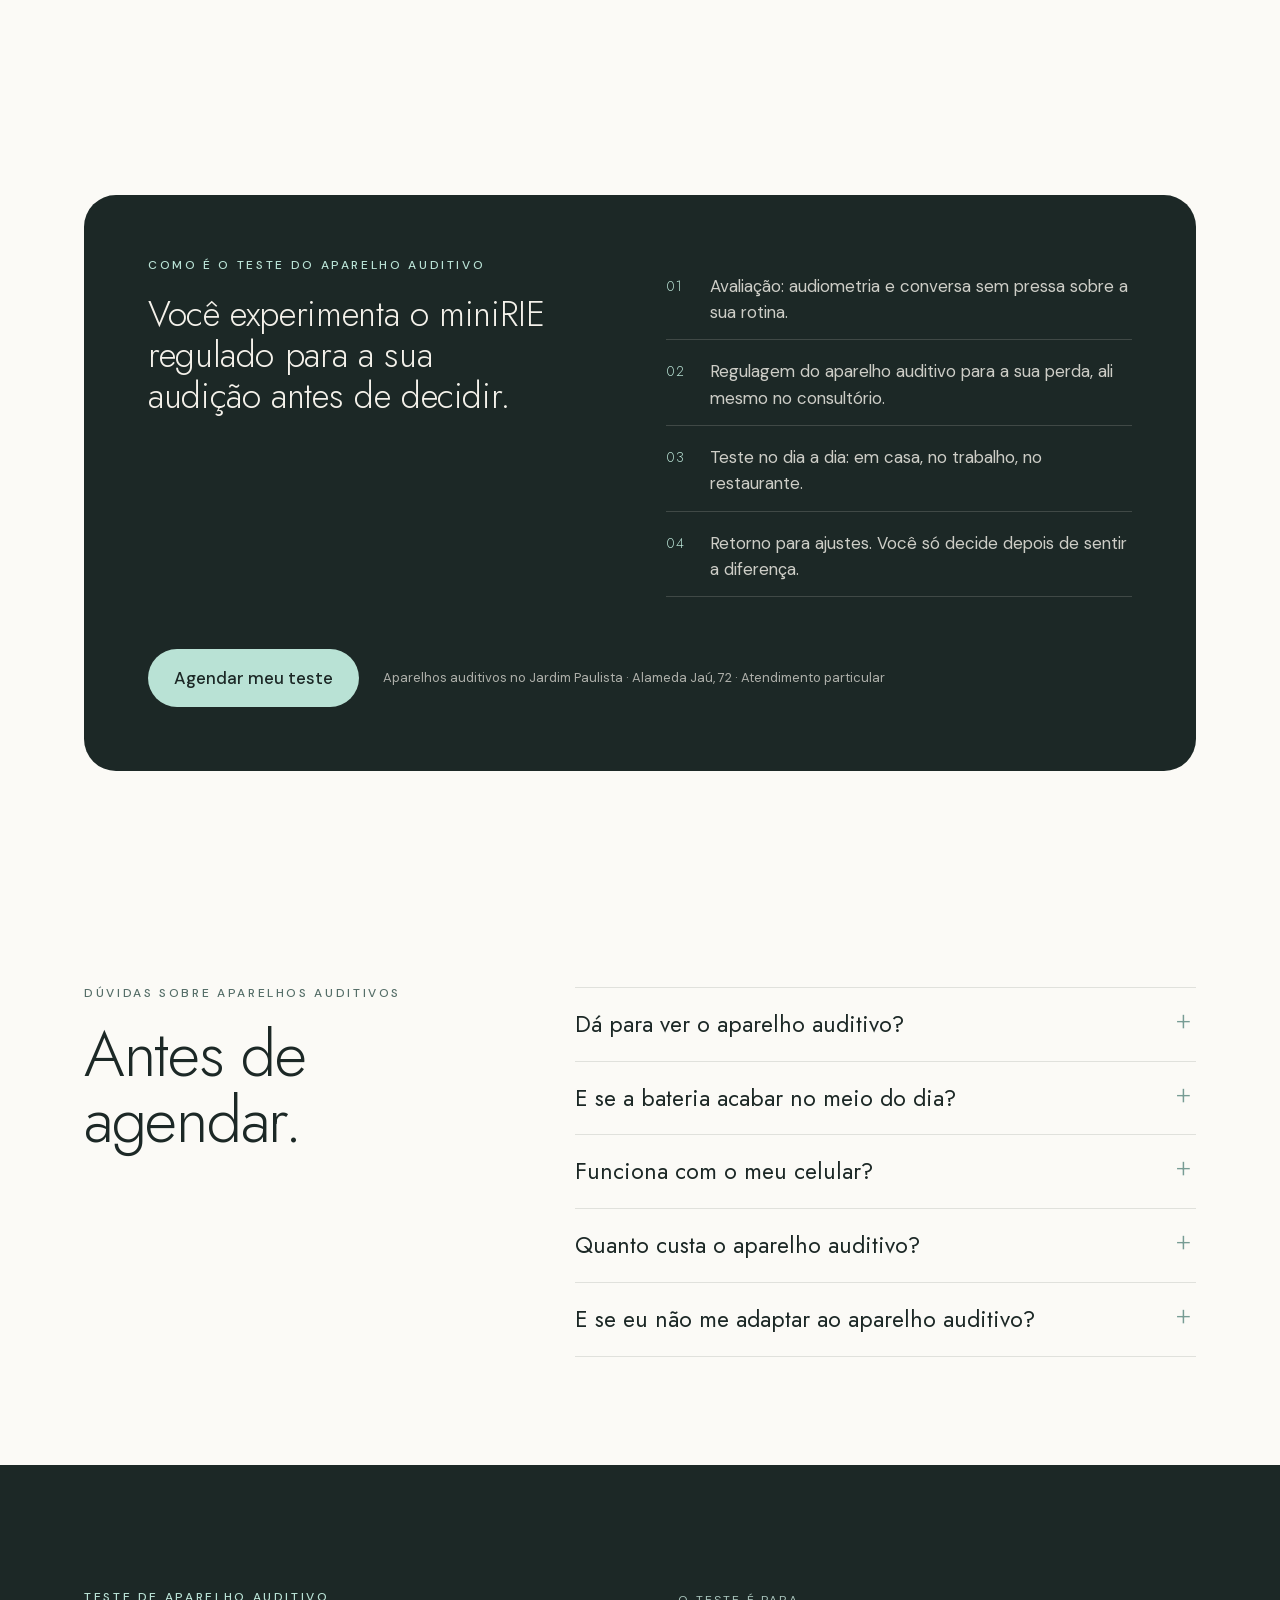
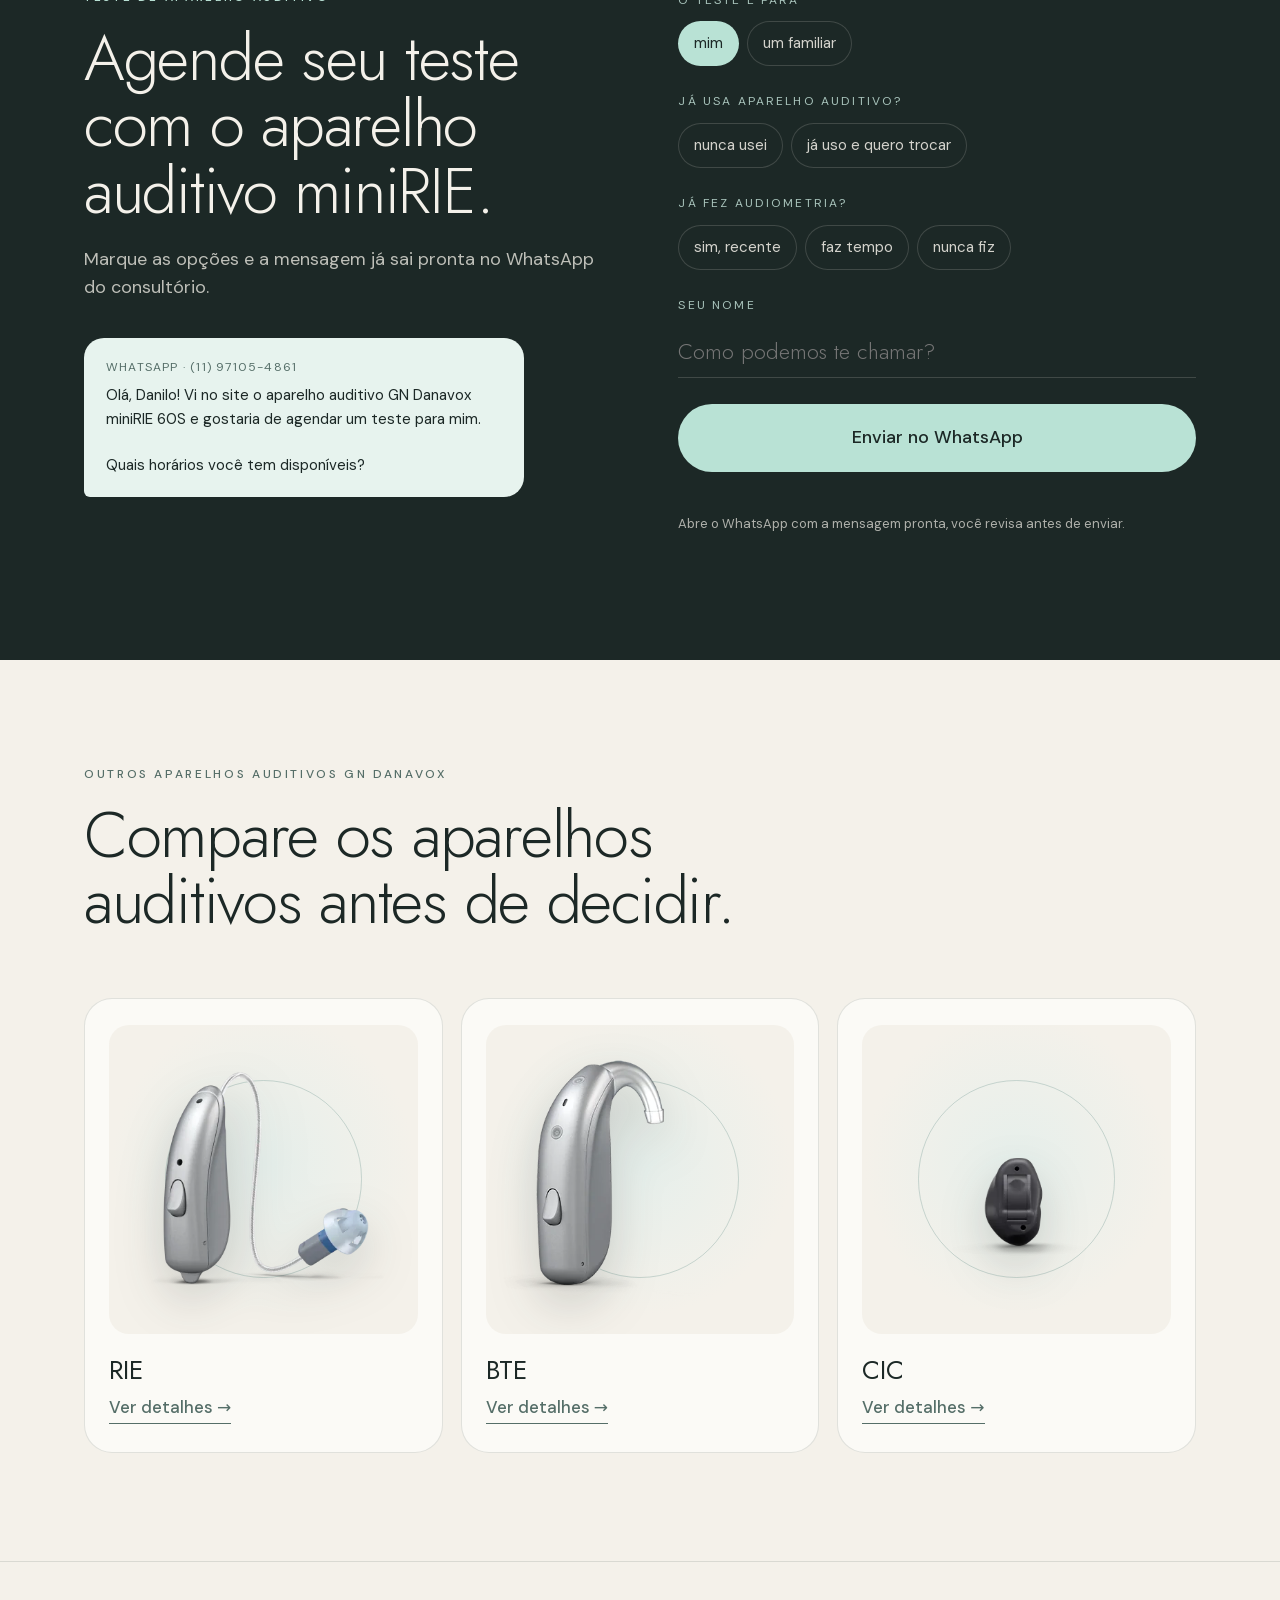
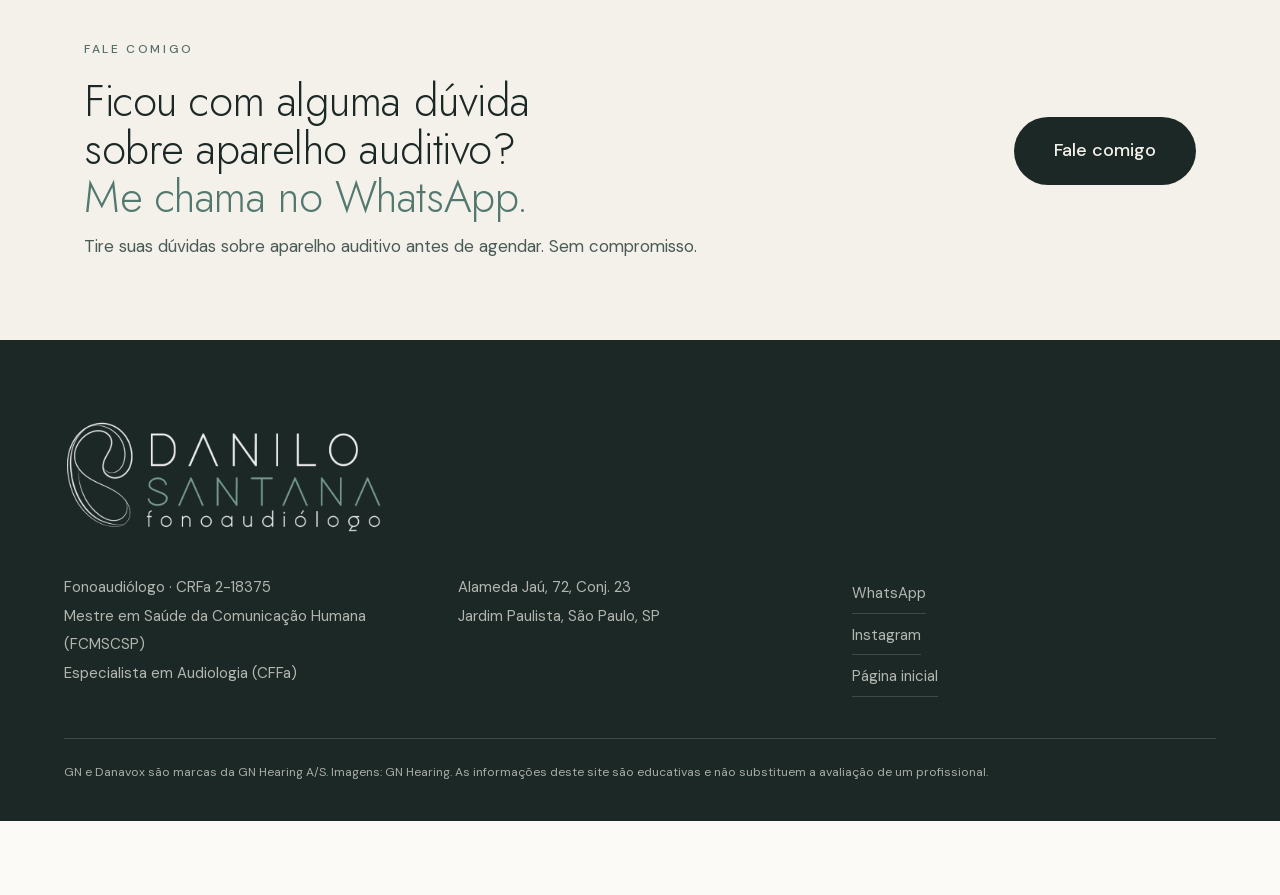
<file: aparelhos/minirie/index.html>
<!doctype html>
<html lang="pt-BR">
<head>
<meta charset="utf-8">
<meta name="viewport" content="width=device-width, initial-scale=1, maximum-scale=1, user-scalable=no, viewport-fit=cover">
<title>Aparelho auditivo recarregável GN Danavox miniRIE | Teste com o fonoaudiólogo Danilo Santana, SP</title>
<meta name="description" content="Conheça e agende um teste do GN Danavox miniRIE 60S: o menor da linha atrás da orelha, recarregável, com até 30 horas de bateria e chamadas direto do celular. Jardim Paulista, SP.">
<meta name="theme-color" content="#f4f1ea">
<meta property="og:title" content="Aparelho auditivo GN Danavox miniRIE 60S | Danilo Santana Aparelhos Auditivos">
<meta property="og:description" content="Conheça e agende um teste do GN Danavox miniRIE 60S: o menor da linha atrás da orelha, recarregável, com até 30 horas de bateria e chamadas direto do celular. Jardim Paulista, SP.">
<meta property="og:image" content="https://hctoliv.github.io/danilo-santana/img/og-aparelhos.jpg">
<meta property="og:image:width" content="1200">
<meta property="og:image:height" content="630">
<meta property="og:url" content="https://hctoliv.github.io/danilo-santana/aparelhos/minirie/">
<meta property="og:type" content="website">
<meta property="og:site_name" content="Danilo Santana | Aparelhos Auditivos">
<meta name="twitter:card" content="summary_large_image">
<link rel="canonical" href="https://hctoliv.github.io/danilo-santana/aparelhos/minirie/">
<link rel="icon" href="../../img/mark-dark.png">
<link rel="preload" as="image" href="../../img/boreal/minirie.webp" fetchpriority="high">
<link rel="preload" href="../../fonts/jost-latin.woff2" as="font" type="font/woff2" crossorigin>
<link rel="stylesheet" href="../../styles.css?v=11">
<link rel="stylesheet" href="../../aparelho.css?v=11">
<script type="application/ld+json">{"@context": "https://schema.org", "@type": "BreadcrumbList", "itemListElement": [{"@type": "ListItem", "position": 1, "name": "Danilo Santana Fonoaudiólogo", "item": "https://hctoliv.github.io/danilo-santana/"}, {"@type": "ListItem", "position": 2, "name": "GN Danavox miniRIE 60S", "item": "https://hctoliv.github.io/danilo-santana/aparelhos/minirie/"}]}</script>
</head>
<body class="pd" data-model="GN Danavox miniRIE 60S">

<header class="nav solid" id="nav">
  <a class="nav__logo" href="../../" aria-label="Danilo Santana, fonoaudiólogo: página inicial">
    <img class="logo-l" src="../../img/logo-light.webp" alt="Danilo Santana fonoaudiólogo" width="420" height="148">
    <img class="logo-d" src="../../img/logo-dark.webp" alt="" width="420" height="148">
  </a>
  <nav class="nav__links" id="menu">
    <a href="../../">Início</a>
    <a href="../minirie/" aria-current="page">miniRIE</a>
    <a href="../rie/">RIE</a>
    <a href="../bte/">BTE</a>
    <a href="../cic/">CIC</a>
    <a href="https://wa.me/5511971054861?text=Ol%C3%A1%2C%20Danilo%21%20Vim%20pelo%20site%20e%20queria%20tirar%20uma%20d%C3%BAvida%20sobre%20aparelho%20auditivo." target="_blank" rel="noopener">Fale comigo</a>
  </nav>
  <a class="btn btn--sm nav__cta" href="#agendar">Agendar teste</a>
  <button class="nav__burger" id="burger" aria-label="Abrir menu" aria-expanded="false"><span></span><span></span></button>
</header>

<main>
<section class="pd-hero">
  <div class="wrap pd-hero__grid">
    <div class="pd-hero__copy">
      <p class="crumb"><a href="../../#aparelhos">Aparelhos auditivos GN Danavox</a> / miniRIE</p>
      <p class="eyebrow eyebrow--dark"><span class="dot"></span> Para quem quer discrição sem abrir mão da tecnologia</p>
      <h1 class="pd-title">O aparelho auditivo pequeno <em>que acompanha o seu dia inteiro.</em></h1>
      <p class="lead">O miniRIE 60S é o menor aparelho auditivo da linha GN Danavox entre os que ficam atrás da orelha. Recarregável, conectado ao celular e pensado para quem tem uma rotina cheia e não quer pensar em pilha.</p>
      <ul class="pd-chips"><li>Recarregável</li><li>Até 30 h de bateria</li><li>Chamadas e música do celular</li><li>IP68</li></ul>
      <div class="pd-ctas">
        <a class="btn" href="#agendar">Agendar teste do aparelho</a>
        <a class="btn btn--ghost-dark" href="#para-quem">Este aparelho é para mim?</a>
      </div>
    </div>
    <div class="pd-art"><img src="../../img/boreal/minirie.webp" alt="Aparelho auditivo GN Danavox miniRIE 60S recarregável, prata" width="484" height="400" fetchpriority="high"></div>
  </div>
</section>

<section class="pd-sec" id="para-quem">
  <div class="wrap">
    <p class="eyebrow eyebrow--dark">Para quem é</p>
    <h2 class="h2">O aparelho auditivo miniRIE costuma ser a escolha certa para…</h2>
    <div class="pd-for">
        <article class="pd-for__card"><h3>Primeiro aparelho auditivo</h3><p>Para quem vai usar aparelho auditivo pela primeira vez e quer algo discreto, leve e fácil de usar desde o primeiro dia.</p></article>
        <article class="pd-for__card"><h3>Rotina ativa</h3><p>Trabalho, reuniões, ligações e vida social. Ele acompanha o dia inteiro com uma carga.</p></article>
        <article class="pd-for__card"><h3>Conectado ao celular</h3><p>Ligações, áudios, vídeos e música direto no ouvido, de iPhone ou Android.</p></article>
        <article class="pd-for__card"><h3>Sem pilha</h3><p>Coloca o aparelho auditivo no carregador à noite e pronto. Nada de trocar baterias pequenas.</p></article>
    </div>
    <div class="pd-not">
      <p class="pd-not__t">Talvez outro aparelho auditivo combine mais com você</p>
      <ul>
        <li><span>Prefere nada atrás da orelha?</span><a href="../cic/">Veja o CIC sob medida →</a></li>
        <li><span>Precisa de mais potência ou de peças maiores para manusear?</span><a href="../bte/">Veja o BTE e o Power BTE →</a></li>
      </ul>
    </div>
  </div>
</section>

<section class="pd-sec pd-sec--cream">
  <div class="wrap">
    <p class="eyebrow eyebrow--dark">No seu dia a dia</p>
    <h2 class="h2">O que este aparelho de audição muda na prática.</h2>
    <ul class="perks__grid pd-perks">
        <li><b>Bateria para o dia todo</b><span>Cerca de 24 horas no uso típico e até 30 horas por carga. A recarga completa leva em torno de 3 horas.</span></li>
        <li><b>Mãos livres no iPhone</b><span>Atenda ligações sem tirar o celular do bolso em iPhone e iPad compatíveis. Streaming também para Android.</span></li>
        <li><b>Fala clara no barulho</b><span>A tecnologia mais recente da GN Danavox tem a melhor compreensão de fala no ruído da marca, comparada às gerações anteriores.</span></li>
        <li><b>Sem apito</b><span>O sistema antimicrofonia DFS Ultra III evita o apito, inclusive com modo para música.</span></li>
        <li><b>Vento e sons de impacto</b><span>Proteção contra vento e redução de ruídos de impacto, como porta batendo e talheres.</span></li>
        <li><b>Ajustes no consultório</b><span>Volume e programas pelo app BeMore. As regulagens finas do aparelho auditivo são feitas pessoalmente no consultório, com o Danilo.</span></li>
    </ul>
  </div>
</section>

<section class="pd-sec">
  <div class="wrap pd-specs">
    <div>
      <p class="eyebrow eyebrow--dark">Ficha rápida do aparelho auditivo</p>
      <h2 class="h2">Sem letra miúda.</h2>
      <p class="lead">O essencial do GN Danavox miniRIE 60S, em português claro. O formato, a potência e o nível de tecnologia do aparelho auditivo certo para você são definidos na avaliação.</p>
    </div>
    <dl class="pd-specs__list">
        <div><dt>Formato</dt><dd>miniRIE: atrás da orelha, com receptor dentro do canal</dd></div>
        <div><dt>Energia</dt><dd>Bateria recarregável de lítio. Cerca de 24 h no uso típico, até 30 h</dd></div>
        <div><dt>Recarga</dt><dd>Em torno de 3 horas para carga completa</dd></div>
        <div><dt>Conexão</dt><dd>Streaming de iPhone, iPad e Android. Chamadas mãos-livres em iPhone e iPad compatíveis</dd></div>
        <div><dt>Controle</dt><dd>Botão no aparelho e app BeMore</dd></div>
        <div><dt>Zumbido</dt><dd>Gerador de som para alívio do zumbido</dd></div>
        <div><dt>Resistência</dt><dd>IP68: água, suor e poeira</dd></div>
        <div><dt>Níveis de tecnologia</dt><dd>4 níveis. O certo para você sai da avaliação</dd></div>
    </dl>
  </div>
</section>

<section class="pd-sec pd-sec--tight">
  <div class="wrap">
    <div class="choose">
      <div class="choose__copy">
        <p class="eyebrow">Como é o teste do aparelho auditivo</p>
        <h2 class="choose__title">Você experimenta o miniRIE regulado para a sua audição antes de decidir.</h2>
      </div>
      <ol class="choose__steps">
        <li><span>01</span>Avaliação: audiometria e conversa sem pressa sobre a sua rotina.</li>
        <li><span>02</span>Regulagem do aparelho auditivo para a sua perda, ali mesmo no consultório.</li>
        <li><span>03</span>Teste no dia a dia: em casa, no trabalho, no restaurante.</li>
        <li><span>04</span>Retorno para ajustes. Você só decide depois de sentir a diferença.</li>
      </ol>
      <div class="choose__cta">
        <a class="btn" href="#agendar">Agendar meu teste</a>
        <p class="fine">Aparelhos auditivos no Jardim Paulista · Alameda Jaú, 72 · Atendimento particular</p>
      </div>
    </div>
  </div>
</section>

<section class="pd-sec">
  <div class="wrap pd-faq">
    <div>
      <p class="eyebrow eyebrow--dark">Dúvidas sobre aparelhos auditivos</p>
      <h2 class="h2">Antes de agendar.</h2>
    </div>
    <div class="pd-faq__list">
      <details class="pd-faq__item"><summary>Dá para ver o aparelho auditivo?</summary><p>Ele fica atrás da orelha e só um fio fino e transparente vai até o canal. Com o cabelo ou de frente, quase ninguém percebe. Ainda existem cores para combinar com o tom do cabelo e da pele.</p></details>
      <details class="pd-faq__item"><summary>E se a bateria acabar no meio do dia?</summary><p>No uso típico ela dura cerca de 24 horas. Muito streaming de celular consome mais. No teste você vê na prática como ela se comporta na sua rotina.</p></details>
      <details class="pd-faq__item"><summary>Funciona com o meu celular?</summary><p>Funciona com iPhone, iPad e celulares Android compatíveis. Na consulta a gente confere o seu modelo e já deixa pareado.</p></details>
      <details class="pd-faq__item"><summary>Quanto custa o aparelho auditivo?</summary><p>O valor do aparelho auditivo depende do formato e do nível de tecnologia (são quatro). Ele é apresentado depois da avaliação, com clareza, e você só decide depois de testar.</p></details>
      <details class="pd-faq__item"><summary>E se eu não me adaptar ao aparelho auditivo?</summary><p>A adaptação ao aparelho de audição é progressiva e faz parte do processo. Você testa no dia a dia, volta para ajustes e a gente regula até o som ficar natural para você.</p></details>
    </div>
  </div>
</section>

<section class="book" id="agendar">
  <div class="wrap book__grid">
    <div class="book__copy">
      <p class="eyebrow">Teste de aparelho auditivo</p>
      <h2 class="h2 h2--light">Agende seu teste com o aparelho auditivo miniRIE.</h2>
      <p class="lead lead--light">Marque as opções e a mensagem já sai pronta no WhatsApp do consultório.</p>
      <div class="book__preview">
        <span class="book__wa">WhatsApp · (11) 97105-4861</span>
        <p id="waPreview"></p>
      </div>
    </div>
    <form class="book__form" id="bookForm">
      <fieldset>
        <legend>O teste é para</legend>
        <div class="pills" data-name="quem" data-single>
          <button type="button" class="is-on">mim</button><button type="button">um familiar</button>
        </div>
      </fieldset>
      <fieldset>
        <legend>Já usa aparelho auditivo?</legend>
        <div class="pills" data-name="uso" data-single>
          <button type="button">nunca usei</button><button type="button">já uso e quero trocar</button>
        </div>
      </fieldset>
      <fieldset>
        <legend>Já fez audiometria?</legend>
        <div class="pills" data-name="exame" data-single>
          <button type="button">sim, recente</button><button type="button">faz tempo</button><button type="button">nunca fiz</button>
        </div>
      </fieldset>
      <label class="field"><span>Seu nome</span><input type="text" id="nome" autocomplete="given-name" placeholder="Como podemos te chamar?"></label>
      <button class="btn btn--big" type="submit">Enviar no WhatsApp</button>
      <p class="fine fine--light">Abre o WhatsApp com a mensagem pronta, você revisa antes de enviar.</p>
    </form>
  </div>
</section>

<section class="pd-sec pd-sec--cream">
  <div class="wrap">
    <p class="eyebrow eyebrow--dark">Outros aparelhos auditivos GN Danavox</p>
    <h2 class="h2">Compare os aparelhos auditivos antes de decidir.</h2>
    <div class="formats pd-others">
      <a class="format pd-other" href="../rie/">
        <div class="format__art"><img src="../../img/boreal/rie.webp" alt="Aparelho auditivo GN Danavox RIE 61, prata" width="484" height="400" loading="lazy"></div>
        <h3>RIE</h3><span class="link-arrow">Ver detalhes</span>
      </a>
      <a class="format pd-other" href="../bte/">
        <div class="format__art"><img src="../../img/boreal/bte.webp" alt="Aparelho auditivo GN Danavox BTE 77 recarregável, prata" width="484" height="400" loading="lazy"></div>
        <h3>BTE</h3><span class="link-arrow">Ver detalhes</span>
      </a>
      <a class="format pd-other" href="../cic/">
        <div class="format__art"><img src="../../img/boreal/cic.webp" alt="Aparelho auditivo Danavox CIC sob medida, cor anthracite" width="448" height="400" loading="lazy"></div>
        <h3>CIC</h3><span class="link-arrow">Ver detalhes</span>
      </a>
    </div>
  </div>
</section>
</main>

<section class="talk">
  <div class="wrap talk__inner">
    <div>
      <p class="eyebrow eyebrow--dark">Fale comigo</p>
      <h2 class="talk__t">Ficou com alguma dúvida sobre aparelho auditivo? <em>Me chama no WhatsApp.</em></h2>
      <p class="talk__s">Tire suas dúvidas sobre aparelho auditivo antes de agendar. Sem compromisso.</p>
    </div>
    <a class="btn btn--big talk__btn" href="https://wa.me/5511971054861?text=Ol%C3%A1%2C%20Danilo%21%20Vim%20pelo%20site%20e%20queria%20tirar%20uma%20d%C3%BAvida%20sobre%20aparelho%20auditivo." target="_blank" rel="noopener">Fale comigo</a>
  </div>
</section>

<footer class="foot">
  <img class="foot__logo" src="../../img/logo-light.webp" alt="Danilo Santana fonoaudiólogo" width="420" height="148" loading="lazy">
  <div class="foot__cols">
    <p>Fonoaudiólogo · CRFa 2-18375<br>Mestre em Saúde da Comunicação Humana (FCMSCSP)<br>Especialista em Audiologia (CFFa)</p>
    <p>Alameda Jaú, 72, Conj. 23<br>Jardim Paulista, São Paulo, SP</p>
    <p><a href="https://wa.me/5511971054861" target="_blank" rel="noopener">WhatsApp</a><br><a href="https://www.instagram.com/fonodanilosantana/" target="_blank" rel="noopener">Instagram</a><br><a href="../../">Página inicial</a></p>
  </div>
  <p class="foot__fine">GN e Danavox são marcas da GN Hearing A/S. Imagens: GN Hearing. As informações deste site são educativas e não substituem a avaliação de um profissional.</p>
</footer>

<a class="wa-float" href="https://wa.me/5511971054861?text=Ol%C3%A1%2C%20Danilo%21%20Vim%20pelo%20site%20e%20queria%20tirar%20uma%20d%C3%BAvida%20sobre%20aparelho%20auditivo." target="_blank" rel="noopener" aria-label="Fale comigo no WhatsApp">
  <svg viewBox="0 0 32 32" aria-hidden="true"><path d="M16 3C8.8 3 3 8.7 3 15.8c0 2.5.7 4.9 2 7L3 29l6.4-2c2 1.1 4.3 1.7 6.6 1.7 7.2 0 13-5.7 13-12.8S23.2 3 16 3zm0 23.4c-2.1 0-4.1-.6-5.9-1.6l-.4-.3-3.8 1.2 1.2-3.7-.3-.4a10.4 10.4 0 0 1-1.7-5.8C5.1 9.9 10 5.2 16 5.2s10.9 4.7 10.9 10.6S22 26.4 16 26.4zm6-7.9c-.3-.2-1.9-.9-2.2-1-.3-.1-.5-.2-.7.2l-1 1.2c-.2.2-.4.2-.7.1-.3-.2-1.4-.5-2.6-1.6-1-.9-1.6-1.9-1.8-2.2-.2-.3 0-.5.1-.7l.5-.6.3-.5c.1-.2 0-.4 0-.6l-1-2.4c-.3-.6-.5-.5-.7-.5h-.6c-.2 0-.6.1-.9.4-.3.3-1.1 1.1-1.1 2.7s1.2 3.2 1.3 3.4c.2.2 2.3 3.5 5.6 4.9 2.8 1.1 3.3.9 4 .8.6-.1 1.9-.8 2.2-1.5.3-.7.3-1.4.2-1.5-.1-.2-.3-.3-.6-.4z"/></svg>
  <span>Fale comigo</span>
</a>

<script src="../../aparelho.js?v=11" defer></script>
</body>
</html>
</file>
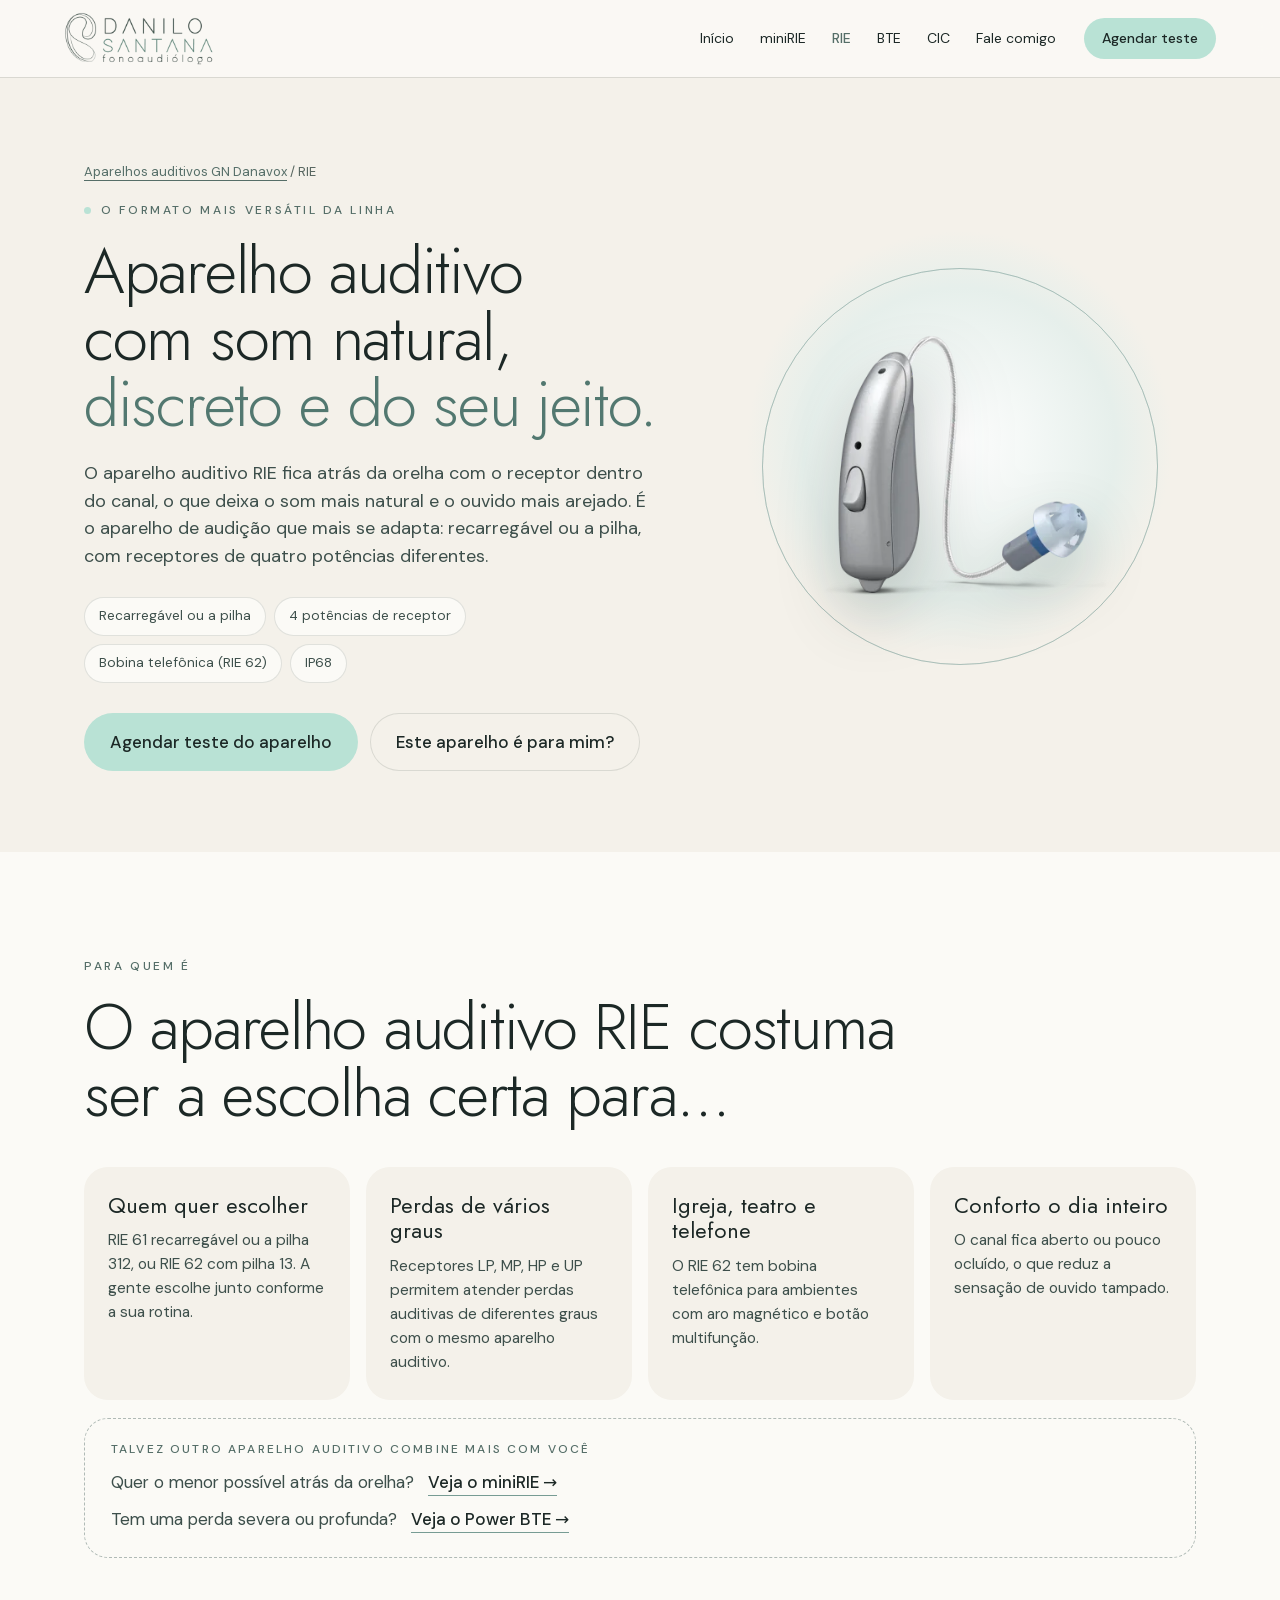
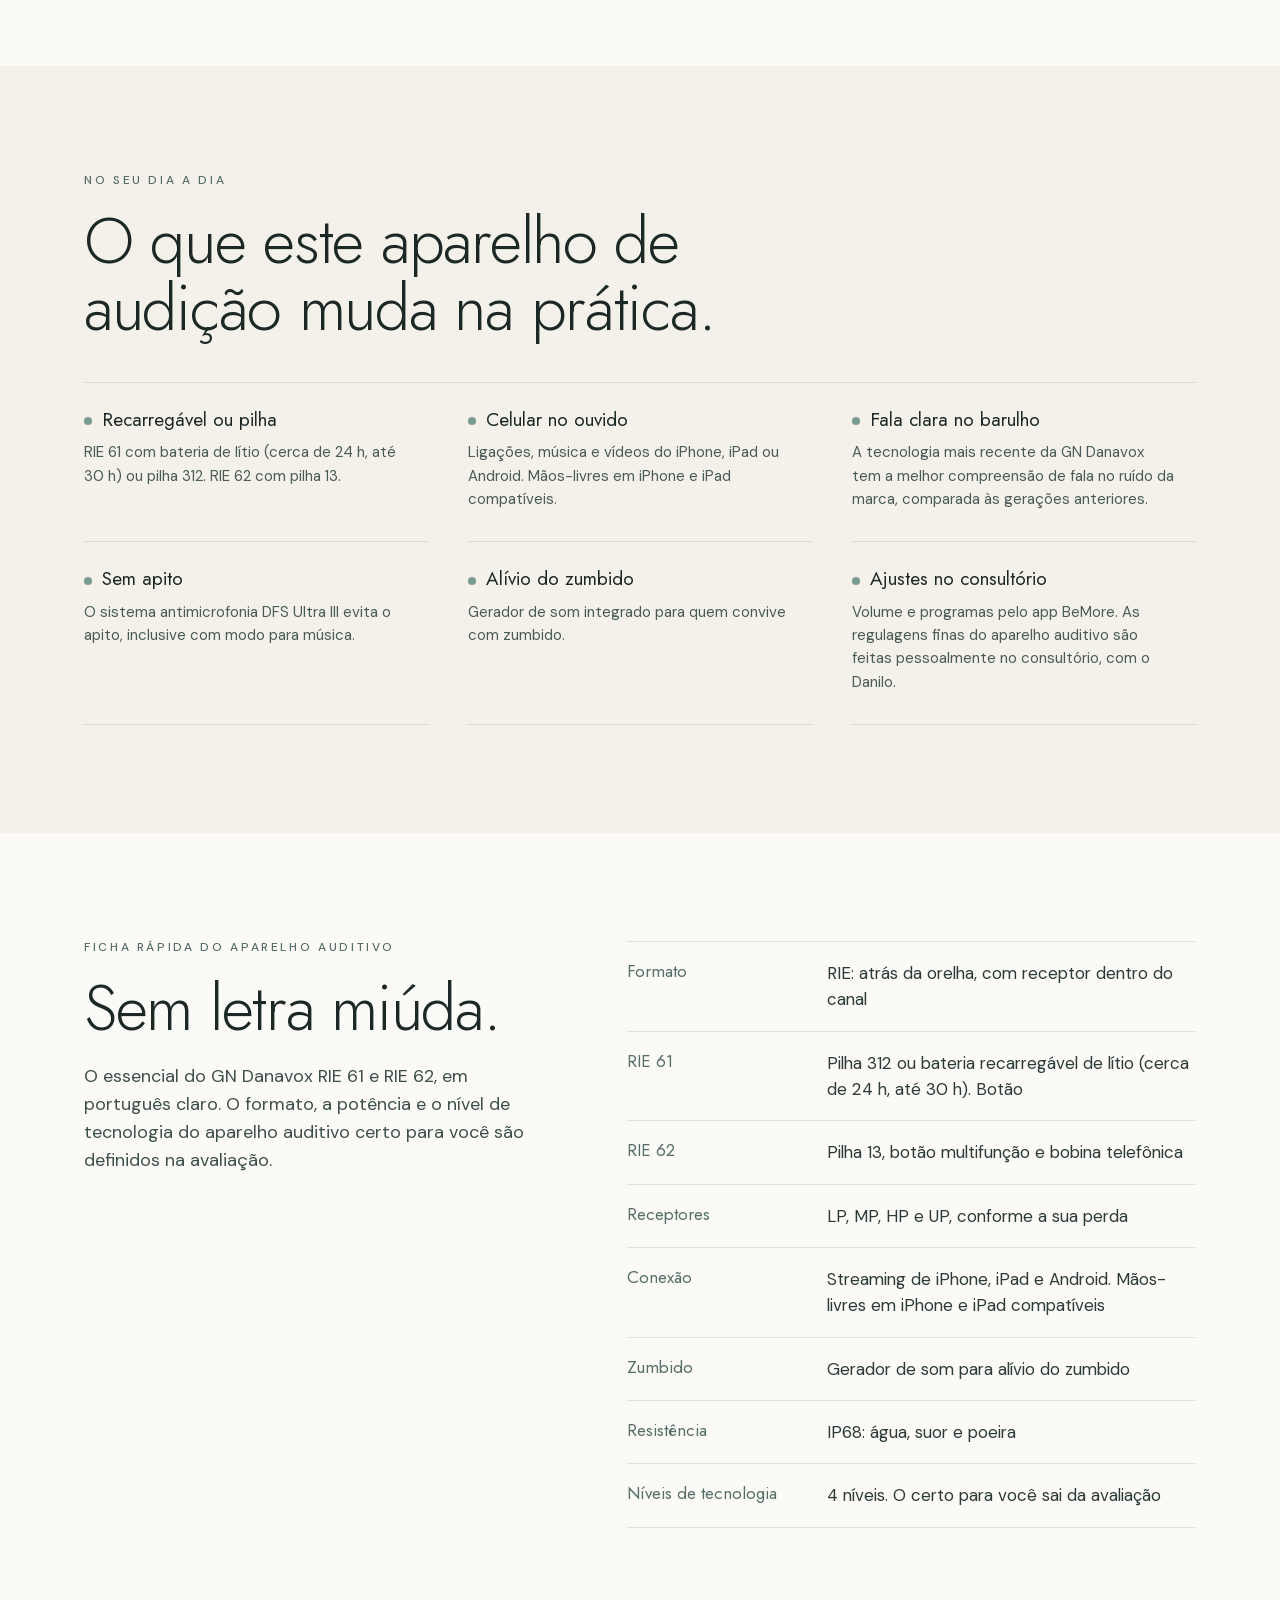
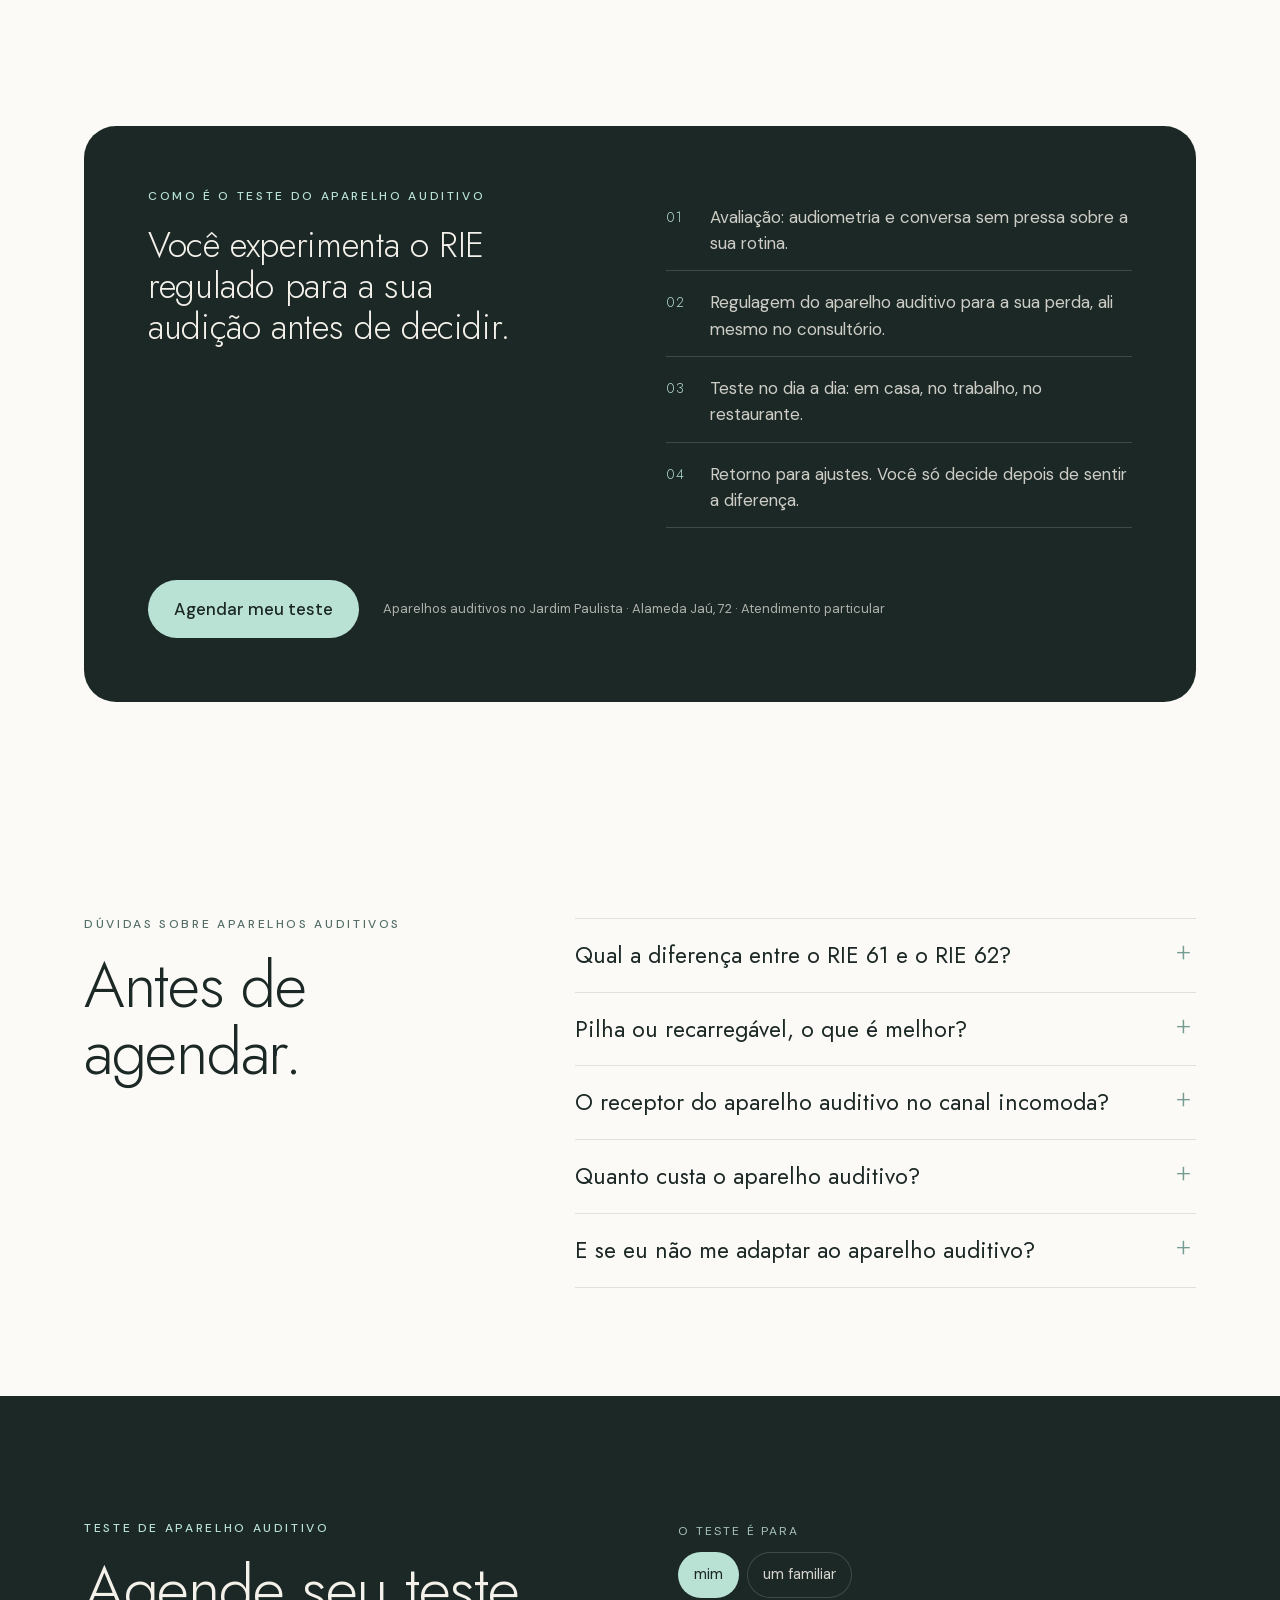
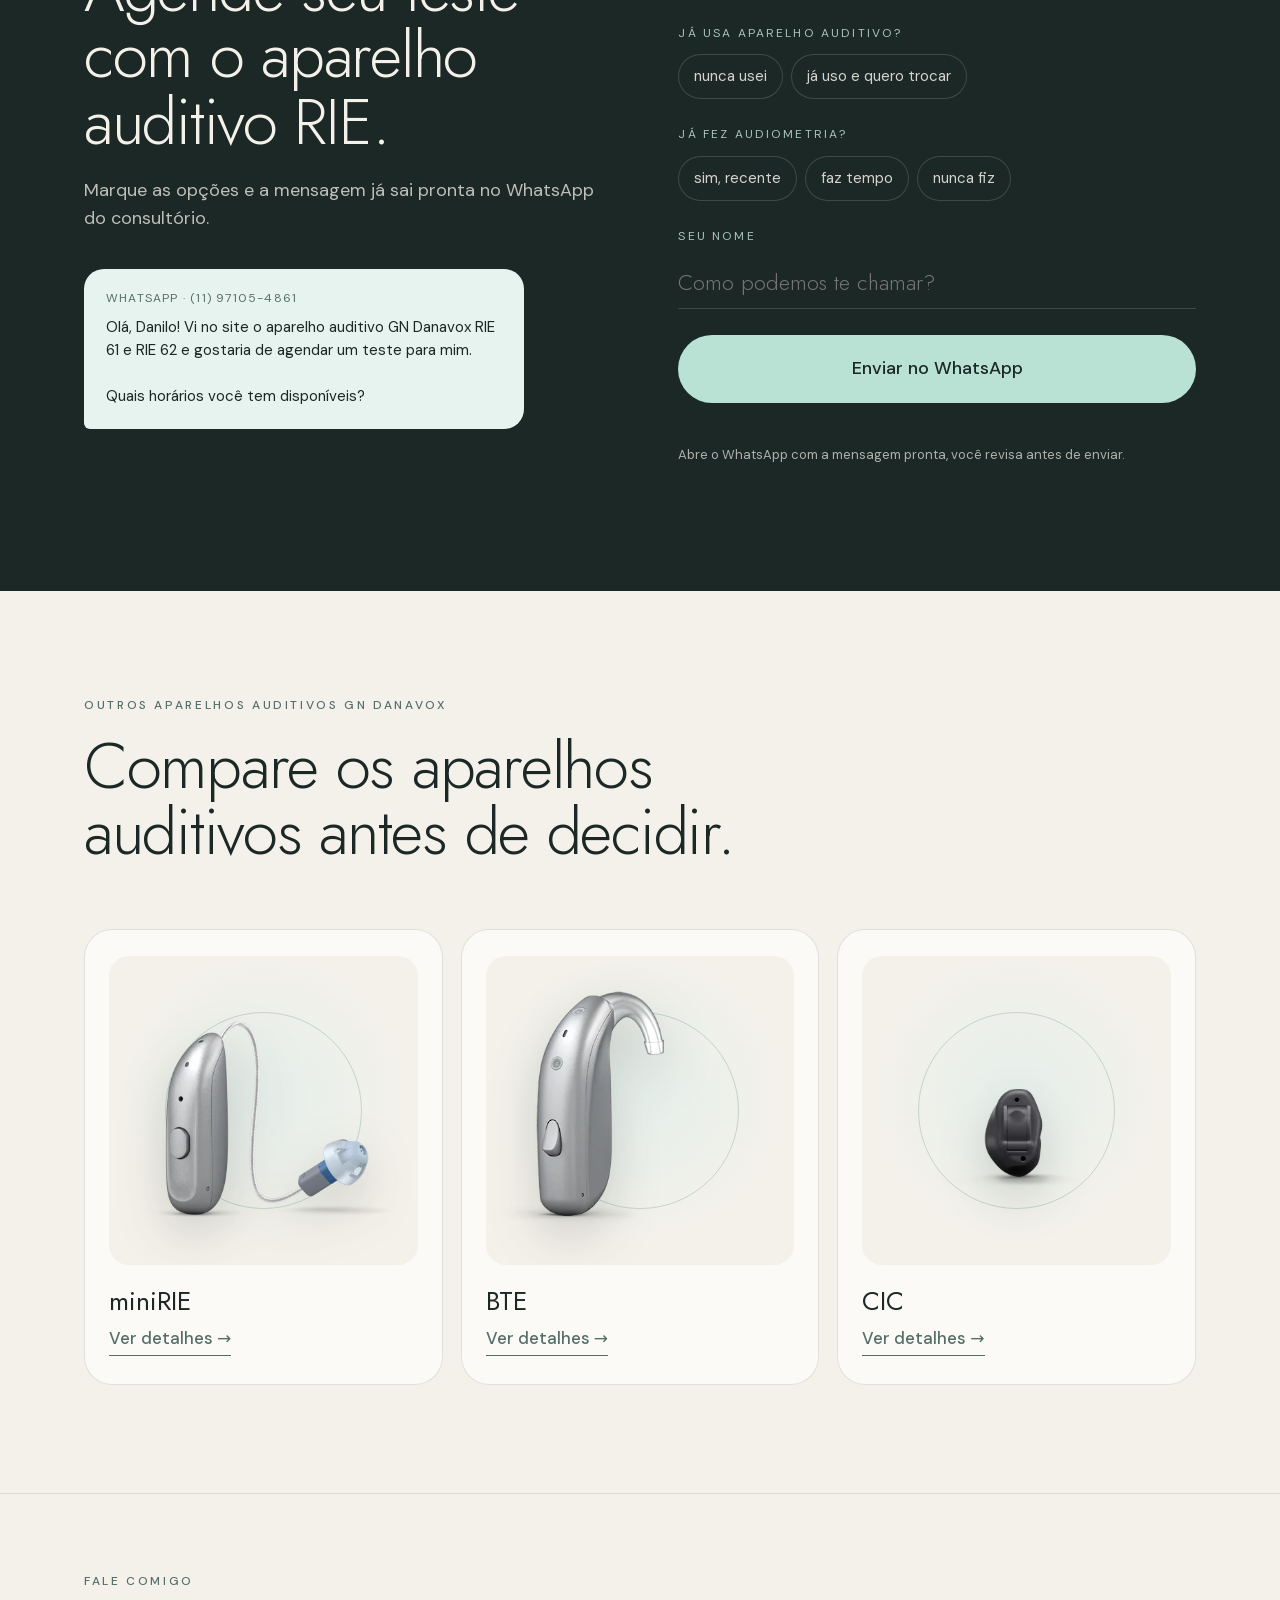
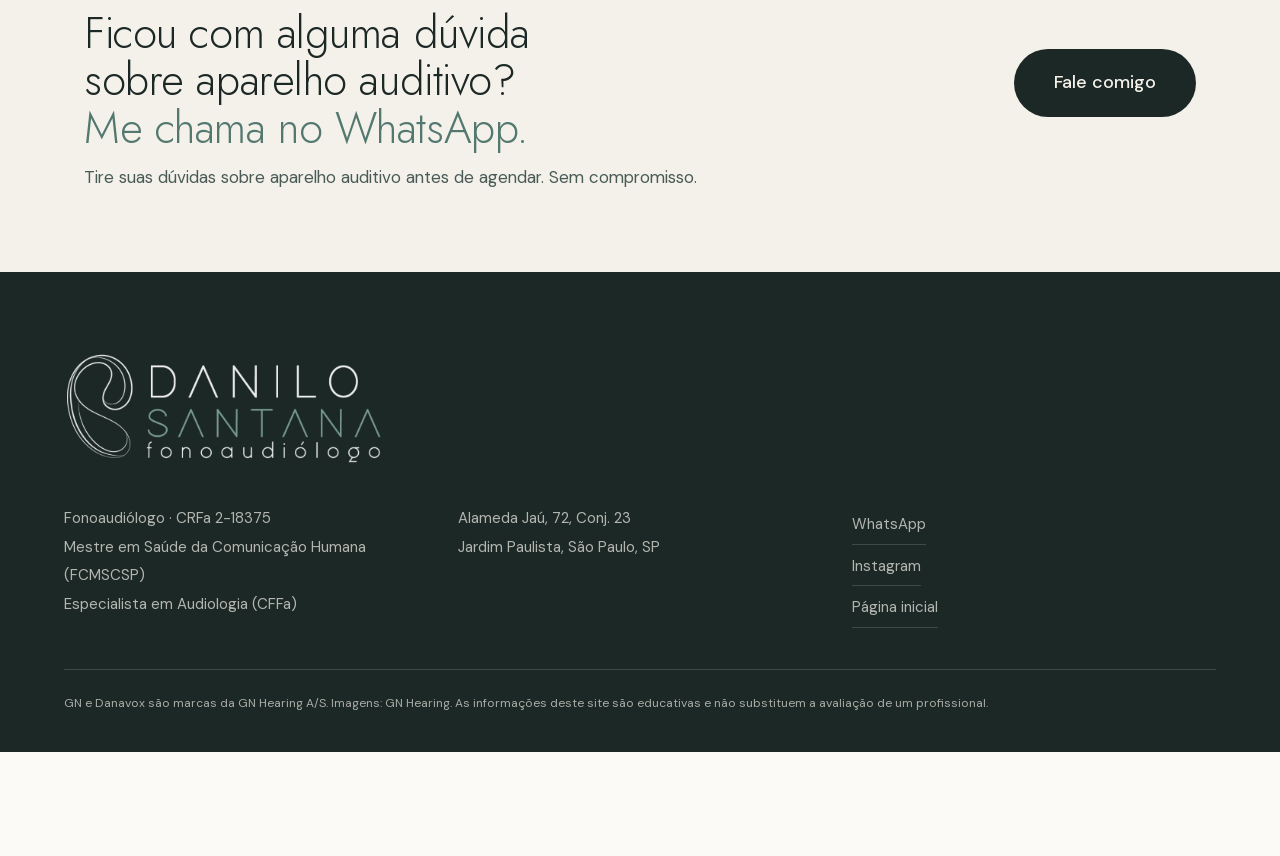
<file: aparelhos/rie/index.html>
<!doctype html>
<html lang="pt-BR">
<head>
<meta charset="utf-8">
<meta name="viewport" content="width=device-width, initial-scale=1, maximum-scale=1, user-scalable=no, viewport-fit=cover">
<title>Aparelho auditivo GN Danavox RIE 61 e 62 | Teste com o fonoaudiólogo Danilo Santana, SP</title>
<meta name="description" content="Conheça e agende um teste do GN Danavox RIE 61 e RIE 62: receptor no canal, versão recarregável ou a pilha, bobina telefônica e quatro potências de receptor. Jardim Paulista, SP.">
<meta name="theme-color" content="#f4f1ea">
<meta property="og:title" content="Aparelho auditivo GN Danavox RIE 61 e RIE 62 | Danilo Santana Aparelhos Auditivos">
<meta property="og:description" content="Conheça e agende um teste do GN Danavox RIE 61 e RIE 62: receptor no canal, versão recarregável ou a pilha, bobina telefônica e quatro potências de receptor. Jardim Paulista, SP.">
<meta property="og:image" content="https://hctoliv.github.io/danilo-santana/img/og-aparelhos.jpg">
<meta property="og:image:width" content="1200">
<meta property="og:image:height" content="630">
<meta property="og:url" content="https://hctoliv.github.io/danilo-santana/aparelhos/rie/">
<meta property="og:type" content="website">
<meta property="og:site_name" content="Danilo Santana | Aparelhos Auditivos">
<meta name="twitter:card" content="summary_large_image">
<link rel="canonical" href="https://hctoliv.github.io/danilo-santana/aparelhos/rie/">
<link rel="icon" href="../../img/mark-dark.png">
<link rel="preload" as="image" href="../../img/boreal/rie.webp" fetchpriority="high">
<link rel="preload" href="../../fonts/jost-latin.woff2" as="font" type="font/woff2" crossorigin>
<link rel="stylesheet" href="../../styles.css?v=11">
<link rel="stylesheet" href="../../aparelho.css?v=11">
<script type="application/ld+json">{"@context": "https://schema.org", "@type": "BreadcrumbList", "itemListElement": [{"@type": "ListItem", "position": 1, "name": "Danilo Santana Fonoaudiólogo", "item": "https://hctoliv.github.io/danilo-santana/"}, {"@type": "ListItem", "position": 2, "name": "GN Danavox RIE 61 e RIE 62", "item": "https://hctoliv.github.io/danilo-santana/aparelhos/rie/"}]}</script>
</head>
<body class="pd" data-model="GN Danavox RIE 61 e RIE 62">

<header class="nav solid" id="nav">
  <a class="nav__logo" href="../../" aria-label="Danilo Santana, fonoaudiólogo: página inicial">
    <img class="logo-l" src="../../img/logo-light.webp" alt="Danilo Santana fonoaudiólogo" width="420" height="148">
    <img class="logo-d" src="../../img/logo-dark.webp" alt="" width="420" height="148">
  </a>
  <nav class="nav__links" id="menu">
    <a href="../../">Início</a>
    <a href="../minirie/">miniRIE</a>
    <a href="../rie/" aria-current="page">RIE</a>
    <a href="../bte/">BTE</a>
    <a href="../cic/">CIC</a>
    <a href="https://wa.me/5511971054861?text=Ol%C3%A1%2C%20Danilo%21%20Vim%20pelo%20site%20e%20queria%20tirar%20uma%20d%C3%BAvida%20sobre%20aparelho%20auditivo." target="_blank" rel="noopener">Fale comigo</a>
  </nav>
  <a class="btn btn--sm nav__cta" href="#agendar">Agendar teste</a>
  <button class="nav__burger" id="burger" aria-label="Abrir menu" aria-expanded="false"><span></span><span></span></button>
</header>

<main>
<section class="pd-hero">
  <div class="wrap pd-hero__grid">
    <div class="pd-hero__copy">
      <p class="crumb"><a href="../../#aparelhos">Aparelhos auditivos GN Danavox</a> / RIE</p>
      <p class="eyebrow eyebrow--dark"><span class="dot"></span> O formato mais versátil da linha</p>
      <h1 class="pd-title">Aparelho auditivo com som natural, <em>discreto e do seu jeito.</em></h1>
      <p class="lead">O aparelho auditivo RIE fica atrás da orelha com o receptor dentro do canal, o que deixa o som mais natural e o ouvido mais arejado. É o aparelho de audição que mais se adapta: recarregável ou a pilha, com receptores de quatro potências diferentes.</p>
      <ul class="pd-chips"><li>Recarregável ou a pilha</li><li>4 potências de receptor</li><li>Bobina telefônica (RIE 62)</li><li>IP68</li></ul>
      <div class="pd-ctas">
        <a class="btn" href="#agendar">Agendar teste do aparelho</a>
        <a class="btn btn--ghost-dark" href="#para-quem">Este aparelho é para mim?</a>
      </div>
    </div>
    <div class="pd-art"><img src="../../img/boreal/rie.webp" alt="Aparelho auditivo GN Danavox RIE 61, prata" width="484" height="400" fetchpriority="high"></div>
  </div>
</section>

<section class="pd-sec" id="para-quem">
  <div class="wrap">
    <p class="eyebrow eyebrow--dark">Para quem é</p>
    <h2 class="h2">O aparelho auditivo RIE costuma ser a escolha certa para…</h2>
    <div class="pd-for">
        <article class="pd-for__card"><h3>Quem quer escolher</h3><p>RIE 61 recarregável ou a pilha 312, ou RIE 62 com pilha 13. A gente escolhe junto conforme a sua rotina.</p></article>
        <article class="pd-for__card"><h3>Perdas de vários graus</h3><p>Receptores LP, MP, HP e UP permitem atender perdas auditivas de diferentes graus com o mesmo aparelho auditivo.</p></article>
        <article class="pd-for__card"><h3>Igreja, teatro e telefone</h3><p>O RIE 62 tem bobina telefônica para ambientes com aro magnético e botão multifunção.</p></article>
        <article class="pd-for__card"><h3>Conforto o dia inteiro</h3><p>O canal fica aberto ou pouco ocluído, o que reduz a sensação de ouvido tampado.</p></article>
    </div>
    <div class="pd-not">
      <p class="pd-not__t">Talvez outro aparelho auditivo combine mais com você</p>
      <ul>
        <li><span>Quer o menor possível atrás da orelha?</span><a href="../minirie/">Veja o miniRIE →</a></li>
        <li><span>Tem uma perda severa ou profunda?</span><a href="../bte/">Veja o Power BTE →</a></li>
      </ul>
    </div>
  </div>
</section>

<section class="pd-sec pd-sec--cream">
  <div class="wrap">
    <p class="eyebrow eyebrow--dark">No seu dia a dia</p>
    <h2 class="h2">O que este aparelho de audição muda na prática.</h2>
    <ul class="perks__grid pd-perks">
        <li><b>Recarregável ou pilha</b><span>RIE 61 com bateria de lítio (cerca de 24 h, até 30 h) ou pilha 312. RIE 62 com pilha 13.</span></li>
        <li><b>Celular no ouvido</b><span>Ligações, música e vídeos do iPhone, iPad ou Android. Mãos-livres em iPhone e iPad compatíveis.</span></li>
        <li><b>Fala clara no barulho</b><span>A tecnologia mais recente da GN Danavox tem a melhor compreensão de fala no ruído da marca, comparada às gerações anteriores.</span></li>
        <li><b>Sem apito</b><span>O sistema antimicrofonia DFS Ultra III evita o apito, inclusive com modo para música.</span></li>
        <li><b>Alívio do zumbido</b><span>Gerador de som integrado para quem convive com zumbido.</span></li>
        <li><b>Ajustes no consultório</b><span>Volume e programas pelo app BeMore. As regulagens finas do aparelho auditivo são feitas pessoalmente no consultório, com o Danilo.</span></li>
    </ul>
  </div>
</section>

<section class="pd-sec">
  <div class="wrap pd-specs">
    <div>
      <p class="eyebrow eyebrow--dark">Ficha rápida do aparelho auditivo</p>
      <h2 class="h2">Sem letra miúda.</h2>
      <p class="lead">O essencial do GN Danavox RIE 61 e RIE 62, em português claro. O formato, a potência e o nível de tecnologia do aparelho auditivo certo para você são definidos na avaliação.</p>
    </div>
    <dl class="pd-specs__list">
        <div><dt>Formato</dt><dd>RIE: atrás da orelha, com receptor dentro do canal</dd></div>
        <div><dt>RIE 61</dt><dd>Pilha 312 ou bateria recarregável de lítio (cerca de 24 h, até 30 h). Botão</dd></div>
        <div><dt>RIE 62</dt><dd>Pilha 13, botão multifunção e bobina telefônica</dd></div>
        <div><dt>Receptores</dt><dd>LP, MP, HP e UP, conforme a sua perda</dd></div>
        <div><dt>Conexão</dt><dd>Streaming de iPhone, iPad e Android. Mãos-livres em iPhone e iPad compatíveis</dd></div>
        <div><dt>Zumbido</dt><dd>Gerador de som para alívio do zumbido</dd></div>
        <div><dt>Resistência</dt><dd>IP68: água, suor e poeira</dd></div>
        <div><dt>Níveis de tecnologia</dt><dd>4 níveis. O certo para você sai da avaliação</dd></div>
    </dl>
  </div>
</section>

<section class="pd-sec pd-sec--tight">
  <div class="wrap">
    <div class="choose">
      <div class="choose__copy">
        <p class="eyebrow">Como é o teste do aparelho auditivo</p>
        <h2 class="choose__title">Você experimenta o RIE regulado para a sua audição antes de decidir.</h2>
      </div>
      <ol class="choose__steps">
        <li><span>01</span>Avaliação: audiometria e conversa sem pressa sobre a sua rotina.</li>
        <li><span>02</span>Regulagem do aparelho auditivo para a sua perda, ali mesmo no consultório.</li>
        <li><span>03</span>Teste no dia a dia: em casa, no trabalho, no restaurante.</li>
        <li><span>04</span>Retorno para ajustes. Você só decide depois de sentir a diferença.</li>
      </ol>
      <div class="choose__cta">
        <a class="btn" href="#agendar">Agendar meu teste</a>
        <p class="fine">Aparelhos auditivos no Jardim Paulista · Alameda Jaú, 72 · Atendimento particular</p>
      </div>
    </div>
  </div>
</section>

<section class="pd-sec">
  <div class="wrap pd-faq">
    <div>
      <p class="eyebrow eyebrow--dark">Dúvidas sobre aparelhos auditivos</p>
      <h2 class="h2">Antes de agendar.</h2>
    </div>
    <div class="pd-faq__list">
      <details class="pd-faq__item"><summary>Qual a diferença entre o RIE 61 e o RIE 62?</summary><p>O 61 é menor e tem versão recarregável ou a pilha 312. O 62 usa pilha 13, maior, e tem bobina telefônica e botão multifunção. Na avaliação a gente vê qual combina mais com você.</p></details>
      <details class="pd-faq__item"><summary>Pilha ou recarregável, o que é melhor?</summary><p>Depende da rotina. Recarregável é prático para o dia a dia. Pilha é boa para quem viaja muito ou não quer depender de tomada. Dá para testar e decidir.</p></details>
      <details class="pd-faq__item"><summary>O receptor do aparelho auditivo no canal incomoda?</summary><p>Ele usa uma oliva macia, escolhida no tamanho do seu canal. A ideia do teste é justamente você sentir o conforto antes de decidir.</p></details>
      <details class="pd-faq__item"><summary>Quanto custa o aparelho auditivo?</summary><p>O valor do aparelho auditivo depende do formato e do nível de tecnologia (são quatro). Ele é apresentado depois da avaliação, com clareza, e você só decide depois de testar.</p></details>
      <details class="pd-faq__item"><summary>E se eu não me adaptar ao aparelho auditivo?</summary><p>A adaptação ao aparelho de audição é progressiva e faz parte do processo. Você testa no dia a dia, volta para ajustes e a gente regula até o som ficar natural para você.</p></details>
    </div>
  </div>
</section>

<section class="book" id="agendar">
  <div class="wrap book__grid">
    <div class="book__copy">
      <p class="eyebrow">Teste de aparelho auditivo</p>
      <h2 class="h2 h2--light">Agende seu teste com o aparelho auditivo RIE.</h2>
      <p class="lead lead--light">Marque as opções e a mensagem já sai pronta no WhatsApp do consultório.</p>
      <div class="book__preview">
        <span class="book__wa">WhatsApp · (11) 97105-4861</span>
        <p id="waPreview"></p>
      </div>
    </div>
    <form class="book__form" id="bookForm">
      <fieldset>
        <legend>O teste é para</legend>
        <div class="pills" data-name="quem" data-single>
          <button type="button" class="is-on">mim</button><button type="button">um familiar</button>
        </div>
      </fieldset>
      <fieldset>
        <legend>Já usa aparelho auditivo?</legend>
        <div class="pills" data-name="uso" data-single>
          <button type="button">nunca usei</button><button type="button">já uso e quero trocar</button>
        </div>
      </fieldset>
      <fieldset>
        <legend>Já fez audiometria?</legend>
        <div class="pills" data-name="exame" data-single>
          <button type="button">sim, recente</button><button type="button">faz tempo</button><button type="button">nunca fiz</button>
        </div>
      </fieldset>
      <label class="field"><span>Seu nome</span><input type="text" id="nome" autocomplete="given-name" placeholder="Como podemos te chamar?"></label>
      <button class="btn btn--big" type="submit">Enviar no WhatsApp</button>
      <p class="fine fine--light">Abre o WhatsApp com a mensagem pronta, você revisa antes de enviar.</p>
    </form>
  </div>
</section>

<section class="pd-sec pd-sec--cream">
  <div class="wrap">
    <p class="eyebrow eyebrow--dark">Outros aparelhos auditivos GN Danavox</p>
    <h2 class="h2">Compare os aparelhos auditivos antes de decidir.</h2>
    <div class="formats pd-others">
      <a class="format pd-other" href="../minirie/">
        <div class="format__art"><img src="../../img/boreal/minirie.webp" alt="Aparelho auditivo GN Danavox miniRIE 60S recarregável, prata" width="484" height="400" loading="lazy"></div>
        <h3>miniRIE</h3><span class="link-arrow">Ver detalhes</span>
      </a>
      <a class="format pd-other" href="../bte/">
        <div class="format__art"><img src="../../img/boreal/bte.webp" alt="Aparelho auditivo GN Danavox BTE 77 recarregável, prata" width="484" height="400" loading="lazy"></div>
        <h3>BTE</h3><span class="link-arrow">Ver detalhes</span>
      </a>
      <a class="format pd-other" href="../cic/">
        <div class="format__art"><img src="../../img/boreal/cic.webp" alt="Aparelho auditivo Danavox CIC sob medida, cor anthracite" width="448" height="400" loading="lazy"></div>
        <h3>CIC</h3><span class="link-arrow">Ver detalhes</span>
      </a>
    </div>
  </div>
</section>
</main>

<section class="talk">
  <div class="wrap talk__inner">
    <div>
      <p class="eyebrow eyebrow--dark">Fale comigo</p>
      <h2 class="talk__t">Ficou com alguma dúvida sobre aparelho auditivo? <em>Me chama no WhatsApp.</em></h2>
      <p class="talk__s">Tire suas dúvidas sobre aparelho auditivo antes de agendar. Sem compromisso.</p>
    </div>
    <a class="btn btn--big talk__btn" href="https://wa.me/5511971054861?text=Ol%C3%A1%2C%20Danilo%21%20Vim%20pelo%20site%20e%20queria%20tirar%20uma%20d%C3%BAvida%20sobre%20aparelho%20auditivo." target="_blank" rel="noopener">Fale comigo</a>
  </div>
</section>

<footer class="foot">
  <img class="foot__logo" src="../../img/logo-light.webp" alt="Danilo Santana fonoaudiólogo" width="420" height="148" loading="lazy">
  <div class="foot__cols">
    <p>Fonoaudiólogo · CRFa 2-18375<br>Mestre em Saúde da Comunicação Humana (FCMSCSP)<br>Especialista em Audiologia (CFFa)</p>
    <p>Alameda Jaú, 72, Conj. 23<br>Jardim Paulista, São Paulo, SP</p>
    <p><a href="https://wa.me/5511971054861" target="_blank" rel="noopener">WhatsApp</a><br><a href="https://www.instagram.com/fonodanilosantana/" target="_blank" rel="noopener">Instagram</a><br><a href="../../">Página inicial</a></p>
  </div>
  <p class="foot__fine">GN e Danavox são marcas da GN Hearing A/S. Imagens: GN Hearing. As informações deste site são educativas e não substituem a avaliação de um profissional.</p>
</footer>

<a class="wa-float" href="https://wa.me/5511971054861?text=Ol%C3%A1%2C%20Danilo%21%20Vim%20pelo%20site%20e%20queria%20tirar%20uma%20d%C3%BAvida%20sobre%20aparelho%20auditivo." target="_blank" rel="noopener" aria-label="Fale comigo no WhatsApp">
  <svg viewBox="0 0 32 32" aria-hidden="true"><path d="M16 3C8.8 3 3 8.7 3 15.8c0 2.5.7 4.9 2 7L3 29l6.4-2c2 1.1 4.3 1.7 6.6 1.7 7.2 0 13-5.7 13-12.8S23.2 3 16 3zm0 23.4c-2.1 0-4.1-.6-5.9-1.6l-.4-.3-3.8 1.2 1.2-3.7-.3-.4a10.4 10.4 0 0 1-1.7-5.8C5.1 9.9 10 5.2 16 5.2s10.9 4.7 10.9 10.6S22 26.4 16 26.4zm6-7.9c-.3-.2-1.9-.9-2.2-1-.3-.1-.5-.2-.7.2l-1 1.2c-.2.2-.4.2-.7.1-.3-.2-1.4-.5-2.6-1.6-1-.9-1.6-1.9-1.8-2.2-.2-.3 0-.5.1-.7l.5-.6.3-.5c.1-.2 0-.4 0-.6l-1-2.4c-.3-.6-.5-.5-.7-.5h-.6c-.2 0-.6.1-.9.4-.3.3-1.1 1.1-1.1 2.7s1.2 3.2 1.3 3.4c.2.2 2.3 3.5 5.6 4.9 2.8 1.1 3.3.9 4 .8.6-.1 1.9-.8 2.2-1.5.3-.7.3-1.4.2-1.5-.1-.2-.3-.3-.6-.4z"/></svg>
  <span>Fale comigo</span>
</a>

<script src="../../aparelho.js?v=11" defer></script>
</body>
</html>
</file>
<file: styles.css>
@font-face{font-family:"Jost";font-style:normal;font-weight:100 900;font-display:optional;src:url(fonts/jost-latin.woff2) format("woff2");unicode-range:U+0000-00FF,U+0131,U+0152-0153,U+02BB-02BC,U+02C6,U+02DA,U+02DC,U+0304,U+0308,U+0329,U+2000-206F,U+20AC,U+2122,U+2191,U+2193,U+2212,U+2215,U+FEFF,U+FFFD}
@font-face{font-family:"DM Sans";font-style:normal;font-weight:100 1000;font-display:optional;src:url(fonts/dmsans-latin.woff2) format("woff2");unicode-range:U+0000-00FF,U+0131,U+0152-0153,U+02BB-02BC,U+02C6,U+02DA,U+02DC,U+0304,U+0308,U+0329,U+2000-206F,U+20AC,U+2122,U+2191,U+2193,U+2212,U+2215,U+FEFF,U+FFFD}
:root{
  --ink:#1c2826; --ink2:#243431; --sage:#556e68; --teal:#779c94; --mist:#a9c4bc; --glow:#b9e2d5;
  --cream:#f4f1ea; --paper:#fbfaf6; --line:rgba(28,40,38,.12); --linel:rgba(244,241,234,.16);
  --disp:"Jost",system-ui,sans-serif; --body:"DM Sans",system-ui,sans-serif;
  --ease:cubic-bezier(.2,.7,.1,1); --pad:clamp(20px,5vw,72px);
}
*{box-sizing:border-box;margin:0;padding:0}
html{scroll-behavior:smooth;-webkit-text-size-adjust:100%}
body{font-family:var(--body);background:var(--paper);color:var(--ink);line-height:1.55;font-size:17px;overflow-x:clip;-webkit-font-smoothing:antialiased}
img,video{display:block;max-width:100%}
a{color:inherit}
button{font:inherit;color:inherit;background:none;border:0;cursor:pointer}
em{font-style:normal;color:var(--teal)}
.wrap{width:min(1240px,100%);margin:0 auto;padding:0 var(--pad)}
html.intro-on body{overflow:hidden}

/* type */
.eyebrow{font:500 12px/1 var(--body);letter-spacing:.22em;text-transform:uppercase;color:var(--mist);display:flex;align-items:center;gap:10px;margin-bottom:22px}
.eyebrow--dark{color:var(--sage)}
.eyebrow .dot{width:7px;height:7px;border-radius:50%;background:var(--glow);box-shadow:0 0 0 0 rgba(185,226,213,.7);animation:pulse 2s infinite}
@keyframes pulse{70%{box-shadow:0 0 0 10px rgba(185,226,213,0)}100%{box-shadow:0 0 0 0 rgba(185,226,213,0)}}
.h2{font:300 clamp(34px,5vw,64px)/1.04 var(--disp);letter-spacing:-.02em;margin-bottom:22px;text-wrap:balance}
.h2--light{color:var(--cream)}
.lead{font-size:clamp(17px,1.4vw,19px);color:#3d4f4b;max-width:56ch}
.lead--light{color:rgba(244,241,234,.75)}
.fine{font-size:13px;color:#6b7c78;margin-top:16px}
.fine--light{color:rgba(244,241,234,.5)}

/* buttons */
.btn{display:inline-flex;align-items:center;gap:10px;padding:16px 26px;border-radius:999px;background:var(--glow);color:var(--ink);font-weight:500;text-decoration:none;transition:transform .35s var(--ease),background .3s;white-space:nowrap}
.btn:hover{transform:translateY(-2px);background:#d2efe5}
.btn--sm{padding:10px 18px;font-size:14px}
.btn--ghost{background:transparent;color:var(--cream);box-shadow:inset 0 0 0 1px var(--linel)}
.btn--ghost:hover{background:rgba(244,241,234,.08)}
.btn--ghost-dark{background:transparent;box-shadow:inset 0 0 0 1px var(--line)}
.btn--ghost-dark:hover{background:rgba(28,40,38,.05)}
.btn--light{background:var(--cream)}
.btn--big{width:100%;justify-content:center;padding:20px;font-size:18px}
.play{width:0;height:0;border-left:10px solid currentColor;border-top:6px solid transparent;border-bottom:6px solid transparent;display:inline-block}
.link-arrow{display:inline-block;margin-top:40px;font-weight:500;color:var(--sage);text-decoration:none;border-bottom:1px solid currentColor;padding-bottom:3px}
.link-arrow::after{content:" →"}

/* INTRO */
.intro{position:fixed;inset:0;z-index:100;background:var(--ink);display:none;place-items:center;color:var(--cream);transition:clip-path 1s var(--ease)}
html.intro-on .intro{display:grid}
.intro.out{clip-path:circle(0% at 50% 50%)}
.intro__grid{display:grid;justify-items:center;gap:22px;width:min(560px,86vw)}
.intro__mark{width:74px;opacity:0;animation:fadeUp .8s .1s var(--ease) forwards}
.intro__freqs{display:flex;justify-content:space-between;width:100%;font:300 13px var(--disp);color:rgba(244,241,234,.35);letter-spacing:.05em}
.intro__freqs span.on{color:var(--glow)}
.intro__wave{width:100%;height:70px}
.intro__wave path{fill:none;stroke:var(--glow);stroke-width:1.6}
.intro__label{font:300 14px var(--disp);letter-spacing:.2em;text-transform:uppercase;color:rgba(244,241,234,.6)}
.intro__label b{color:var(--cream);font-weight:400}
.intro__skip{position:absolute;bottom:28px;right:28px;font-size:13px;letter-spacing:.15em;text-transform:uppercase;color:rgba(244,241,234,.5)}
@keyframes fadeUp{from{opacity:0;transform:translateY(14px)}to{opacity:1;transform:none}}

/* NAV */
.nav{position:fixed;top:0;left:0;right:0;z-index:50;display:flex;align-items:center;gap:28px;padding:18px var(--pad);transition:background .4s,padding .4s,box-shadow .4s}
.nav__logo{display:block;width:150px;position:relative}
.nav__logo img{width:100%;height:auto;transition:opacity .4s}
.nav__logo .logo-d{position:absolute;inset:0;opacity:0}
.nav__links{display:flex;gap:26px;margin-left:auto}
.nav__links a{text-decoration:none;font-size:14px;color:rgba(244,241,234,.8);transition:color .3s}
.nav__links a:hover{color:var(--glow)}
.nav__burger{display:none;width:42px;height:42px;position:relative;margin-left:auto}
.nav__burger span{position:absolute;left:10px;right:10px;height:1.5px;background:var(--cream);transition:transform .35s,top .35s}
.nav__burger span:first-child{top:16px}.nav__burger span:last-child{top:25px}
.nav.solid{background:rgba(251,250,246,.86);backdrop-filter:blur(14px);-webkit-backdrop-filter:blur(14px);padding-top:12px;padding-bottom:12px;box-shadow:0 1px 0 var(--line)}
.nav.solid .logo-l{opacity:0}.nav.solid .logo-d{opacity:1}
.nav.solid .nav__links a{color:var(--ink)}
.nav.solid .nav__burger span{background:var(--ink)}

/* HERO */
.hero{height:170vh;background:var(--ink);position:relative}
.hero__sticky{position:sticky;top:0;height:100vh;height:100svh;overflow:hidden;background:radial-gradient(120% 90% at 70% 30%,#2c403c 0%,var(--ink) 60%)}
.hero__rings{position:absolute;inset:0;width:100%;height:100%}
.hero__word{position:absolute;left:0;right:0;bottom:-.13em;text-align:center;pointer-events:none;font-size:clamp(120px,24vw,440px);line-height:.8}
.hero__word span{display:inline-block;font:200 1em/.8 var(--disp);letter-spacing:-.02em;color:rgba(169,196,188,.07);-webkit-text-stroke:1px rgba(169,196,188,.22);will-change:transform}
.hero__figure{position:absolute;bottom:0;right:6vw;height:94%;aspect-ratio:1200/1795;will-change:transform}
.hero__figure img{width:100%;height:100%;object-fit:contain;object-position:bottom;filter:drop-shadow(0 30px 60px rgba(0,0,0,.35))}
.hero__copy{position:absolute;left:var(--pad);top:50%;transform:translateY(-44%);max-width:520px;color:var(--cream);z-index:3}
.hero__title{font:300 clamp(46px,6.4vw,96px)/.98 var(--disp);letter-spacing:-.03em;margin-bottom:26px}
.hero__title .line{display:block;overflow:hidden;padding-bottom:.06em}
.hero__title .line>span{display:block;transform:translateY(105%);transition:transform 1.1s var(--ease)}
.hero__title .line:nth-child(2)>span{transition-delay:.08s}.hero__title .line:nth-child(3)>span{transition-delay:.16s}
.ready .hero__title .line>span{transform:none}
.hero__title em{color:var(--glow)}
.hero__lead{color:rgba(244,241,234,.72);font-size:clamp(17px,1.5vw,20px);max-width:40ch;margin-bottom:34px}
.hero__ctas{display:flex;gap:12px;flex-wrap:wrap}
.hero__chips{position:absolute;left:var(--pad);bottom:34px;display:flex;gap:10px;list-style:none;z-index:3;flex-wrap:wrap}
.hero__chips li{font-size:13px;color:rgba(244,241,234,.7);padding:8px 14px;border-radius:999px;background:rgba(28,40,38,.5);backdrop-filter:blur(8px);box-shadow:inset 0 0 0 1px var(--linel)}
.hero__chips b{color:var(--cream);font-weight:500}
.hero__scroll{position:absolute;right:var(--pad);bottom:36px;font-size:11px;letter-spacing:.25em;text-transform:uppercase;color:rgba(244,241,234,.45);display:flex;flex-direction:column;align-items:center;gap:10px;z-index:3}
.hero__scroll span{width:1px;height:46px;background:linear-gradient(var(--glow),transparent);animation:drip 2s infinite}
@keyframes drip{0%{transform:scaleY(0);transform-origin:top}50%{transform:scaleY(1);transform-origin:top}51%{transform-origin:bottom}100%{transform:scaleY(0);transform-origin:bottom}}
.ready .hero__copy .eyebrow,.ready .hero__lead,.ready .hero__chips{animation:fadeUp 1s .3s var(--ease) both}
.ready .hero__ctas{animation:riseUp 1s .3s var(--ease) both}
@keyframes riseUp{from{transform:translateY(14px)}to{transform:none}}

/* MANIFESTO */
.manifesto{background:var(--ink);color:var(--cream);padding:clamp(100px,16vh,180px) var(--pad);position:relative;z-index:2}
.manifesto__kicker{font:500 12px var(--body);letter-spacing:.22em;text-transform:uppercase;color:var(--mist);margin-bottom:30px;text-align:center}
.manifesto__text{font:300 clamp(28px,4.3vw,60px)/1.18 var(--disp);letter-spacing:-.015em;max-width:1100px;margin:0 auto;text-align:center;text-wrap:balance}
.manifesto__text .w{opacity:.45;transition:opacity .4s}
.manifesto__text .w.on{opacity:1}
.manifesto__text strong{font-weight:400;color:var(--glow)}

/* SIMULADOR */
.sim{padding:clamp(90px,14vh,160px) 0;background:var(--cream)}
.sim__grid{display:grid;grid-template-columns:.85fr 1.15fr;gap:clamp(30px,5vw,80px);align-items:center}
.sim__panel{background:var(--paper);border-radius:28px;padding:clamp(20px,3vw,34px);box-shadow:0 30px 80px -40px rgba(28,40,38,.35),inset 0 0 0 1px var(--line)}
.sim__top{display:flex;align-items:center;gap:18px;margin-bottom:22px}
.sim__play{width:64px;height:64px;flex:none;border-radius:50%;background:var(--ink);color:var(--glow);display:grid;place-items:center;position:relative;transition:transform .3s var(--ease)}
.sim__play:hover{transform:scale(1.06)}
.sim__play .play{border-left-width:14px;border-top-width:9px;border-bottom-width:9px;margin-left:4px}
.sim__play .pause{display:none;width:16px;height:18px;border-left:5px solid currentColor;border-right:5px solid currentColor}
.sim__play.on .play{display:none}.sim__play.on .pause{display:block}
.sim__play.on::after{content:"";position:absolute;inset:-6px;border-radius:50%;border:1px solid var(--teal);animation:ring 1.6s infinite}
@keyframes ring{from{transform:scale(.9);opacity:1}to{transform:scale(1.35);opacity:0}}
.sim__level{display:block;font:400 24px/1.1 var(--disp)}
.sim__desc{display:block;font-size:14px;color:#5b6d69;min-height:2.6em}
.audiogram{position:relative}
.audiogram svg{width:100%;height:auto;display:block}
.ag-grid line{stroke:var(--line);stroke-width:1}
.ag-grid text{font:11px var(--body);fill:#8a9894}
.ag-banana{fill:rgba(185,226,213,.55);stroke:none}
.ag-banana-label{font:300 13px var(--disp);fill:var(--sage);text-anchor:middle;letter-spacing:.08em}
.ag-area{fill:url(#lossFill)}
.ag-line{fill:none;stroke:var(--ink);stroke-width:2}
#agDots circle{fill:var(--paper);stroke:var(--ink);stroke-width:2}
.ag-axis{display:flex;justify-content:space-between;font-size:11px;letter-spacing:.12em;text-transform:uppercase;color:#8a9894;margin-top:4px;padding:0 4px}
.sim__control{margin:22px 0 10px}
.sim__control input{width:100%;appearance:none;-webkit-appearance:none;height:6px;border-radius:6px;background:linear-gradient(90deg,var(--glow),var(--teal),var(--sage),var(--ink));outline:none}
.sim__control input::-webkit-slider-thumb{-webkit-appearance:none;width:28px;height:28px;border-radius:50%;background:var(--paper);box-shadow:0 0 0 2px var(--ink),0 6px 16px rgba(0,0,0,.2);cursor:grab}
.sim__control input::-moz-range-thumb{width:28px;height:28px;border-radius:50%;background:var(--paper);border:2px solid var(--ink);cursor:grab}
.sim__ticks{display:flex;justify-content:space-between;margin-top:12px}
.sim__ticks button{font-size:13px;color:#6b7c78;padding:4px 2px}
.sim__ticks button.on{color:var(--ink);font-weight:600}
.sim__spectrum{width:100%;height:90px;margin-top:14px;border-radius:14px;background:var(--ink)}
.sim__caption{margin-top:14px;font:300 17px/1.4 var(--disp);color:var(--sage);transition:filter .3s,opacity .3s}

/* PROCESSO */
.process{display:grid;grid-template-columns:1fr 1fr;background:var(--paper)}
.process__media{position:relative}
.process__sticky{position:sticky;top:0;height:100vh;display:grid;place-items:center;padding:var(--pad)}
.process__frame{position:relative;width:min(440px,100%);aspect-ratio:9/8;border-radius:50% 50% 28px 28px;overflow:hidden;background:var(--ink)}
.process__frame video{width:100%;height:100%;object-fit:cover}
.process__ring{position:absolute;inset:0;border-radius:inherit;box-shadow:inset 0 0 0 1px rgba(255,255,255,.15)}
.process__counter{position:absolute;bottom:12vh;left:var(--pad);font:200 clamp(60px,8vw,120px)/1 var(--disp);color:var(--sage)}
.process__counter span{font-size:.3em;color:#9aaba7}
.process__steps{padding:18vh var(--pad) 20vh 0}
.process__head{margin-bottom:12vh}
.step{min-height:62vh;padding:40px 0;border-top:1px solid var(--line);opacity:.25;transition:opacity .6s}
.step.on{opacity:1}
.step__n{font:300 14px var(--disp);letter-spacing:.2em;color:var(--teal)}
.step h3{font:300 clamp(30px,3.4vw,46px)/1.08 var(--disp);letter-spacing:-.015em;margin:12px 0 18px}
.step p{color:#3d4f4b;max-width:48ch}
.step__quote{margin-top:22px;font:300 21px/1.35 var(--disp);color:var(--sage)!important;padding-left:18px;border-left:2px solid var(--glow)}

/* SOLUÇÕES */
.solutions{background:var(--sage);color:var(--cream);padding:clamp(90px,14vh,160px) 0;position:relative;overflow:hidden}
.solutions::before{content:"";position:absolute;right:-12vw;top:-10vw;width:48vw;aspect-ratio:190/305;background:url(img/mark-light-lg.webp) no-repeat center/contain;opacity:.07;pointer-events:none}
.solutions .eyebrow{color:var(--glow)}
.sol{margin-top:56px;border-top:1px solid var(--linel)}
.sol__item{display:grid;grid-template-columns:60px 1fr 40px;align-items:center;width:100%;text-align:left;padding:26px 0;border-bottom:1px solid var(--linel)}
.sol__n{font:300 14px var(--disp);color:var(--glow);letter-spacing:.1em}
.sol__t{font:300 clamp(24px,3vw,40px)/1.1 var(--disp);letter-spacing:-.01em;transition:transform .5s var(--ease)}
.sol__item:hover .sol__t{transform:translateX(10px)}
.sol__plus{width:22px;height:22px;position:relative;justify-self:end}
.sol__plus::before,.sol__plus::after{content:"";position:absolute;left:0;right:0;top:50%;height:1.5px;background:currentColor;transition:transform .4s var(--ease)}
.sol__plus::after{transform:rotate(90deg)}
.sol__item.is-open .sol__plus::after{transform:rotate(0)}
.sol__body{grid-column:2/3;display:grid;grid-template-rows:0fr;overflow:hidden;color:rgba(244,241,234,.78);max-width:62ch;transition:grid-template-rows .5s var(--ease),margin .5s var(--ease);font-size:17px}
.sol__body{display:block;max-height:0;transition:max-height .6s var(--ease),margin .5s var(--ease)}
.sol__item.is-open .sol__body{max-height:260px;margin-top:14px}

/* MÚSICOS */
.musicians{background:var(--ink);color:var(--cream);position:relative}
.musicians__pin{position:sticky;top:0;height:100vh;overflow:hidden;display:flex;flex-direction:column;justify-content:center;padding:90px 0 40px}
.musicians__head{padding:0 var(--pad);margin-bottom:4vh}
.musicians__head .eyebrow{color:var(--glow)}
.musicians__track{display:flex;gap:28px;padding:0 var(--pad);will-change:transform;align-items:stretch}
.card{flex:none;width:clamp(260px,26vw,360px);display:flex;flex-direction:column;gap:16px}
.card--wide{width:clamp(320px,36vw,500px)}
.card__img{border-radius:22px;overflow:hidden;aspect-ratio:4/5;background:var(--ink2)}
.card--wide .card__img{aspect-ratio:auto;height:100%;max-height:calc(min(26vw,360px)*1.25)}
.card__img img{width:100%;height:100%;object-fit:cover;transition:transform 1s var(--ease)}
.card:hover .card__img img{transform:scale(1.04)}
.card figcaption b{display:block;font:400 21px var(--disp);margin-bottom:6px}
.card figcaption b i{font-style:italic;font-weight:300;font-size:.75em;color:var(--mist)}
.card figcaption span{font-size:15px;color:rgba(244,241,234,.66)}
.card--note{justify-content:center;padding:34px;border-radius:22px;background:var(--sage);width:clamp(260px,26vw,340px)}
.card--note p{font:300 22px/1.35 var(--disp);margin-bottom:24px}
.card--note em{color:var(--glow)}

/* REELS */
.reels{background:var(--cream);padding:clamp(90px,14vh,160px) 0}
.reels__row{display:grid;grid-template-columns:repeat(5,1fr);gap:20px;margin-top:40px}
.reel h3{font:300 18px/1.3 var(--disp);margin-top:14px}
.reel__phone{position:relative;aspect-ratio:9/16;border-radius:22px;overflow:hidden;background:var(--ink);box-shadow:0 20px 50px -30px rgba(28,40,38,.6)}
.reel__phone video{width:100%;height:100%;object-fit:cover}
.reel__btn{position:absolute;inset:0;display:grid;place-items:center;background:linear-gradient(transparent 50%,rgba(28,40,38,.5));transition:opacity .3s}
.reel__btn .play{border-left-width:16px;border-top-width:10px;border-bottom-width:10px;color:var(--cream);filter:drop-shadow(0 2px 8px rgba(0,0,0,.4));margin-left:5px}
.reel__btn::before{content:"";position:absolute;width:66px;height:66px;border-radius:50%;background:rgba(28,40,38,.45);backdrop-filter:blur(6px);z-index:-1}
.reel.playing .reel__btn{opacity:0}
.reel__btn{isolation:isolate}

/* FORMAÇÃO */
.edu{padding:clamp(90px,14vh,160px) 0;background:var(--paper)}
.edu__grid{display:grid;grid-template-columns:.8fr 1.2fr;gap:clamp(30px,6vw,90px);align-items:center}
.edu__media video{width:100%;aspect-ratio:9/14;object-fit:cover;border-radius:200px 200px 24px 24px}
.edu__cap{font-size:14px;color:#6b7c78;margin-top:14px}
.timeline{list-style:none;margin-top:30px;border-left:1px solid var(--line);padding-left:28px}
.timeline li{position:relative;padding:0 0 26px;display:grid}
.timeline li::before{content:"";position:absolute;left:-33px;top:6px;width:9px;height:9px;border-radius:50%;background:var(--paper);border:1.5px solid var(--teal)}
.timeline li:last-child::before{background:var(--teal);box-shadow:0 0 0 5px rgba(119,156,148,.2)}
.timeline span{font-size:12px;letter-spacing:.16em;text-transform:uppercase;color:var(--teal)}
.timeline b{font:400 22px/1.25 var(--disp);margin:4px 0 2px}
.timeline i{font-style:normal;color:#6b7c78;font-size:15px}
.edu__note{margin-top:10px;padding:20px 22px;border-radius:18px;background:var(--cream);color:#3d4f4b}

/* REVIEWS */
.reviews{background:var(--cream);padding:clamp(80px,12vh,140px) 0;overflow:hidden}
.reviews__head{display:grid;grid-template-columns:auto auto 1fr;gap:clamp(20px,4vw,60px);align-items:center;margin-bottom:50px}
.score b{display:block;font:200 72px/1 var(--disp)}
.score span{color:var(--teal);letter-spacing:.1em}
.score i{display:block;font-style:normal;font-size:13px;color:#6b7c78}
.reviews .h2{margin:0;font-size:clamp(28px,3.4vw,46px);color:var(--sage)}
.marquee{overflow:hidden;mask-image:linear-gradient(90deg,transparent,#000 8%,#000 92%,transparent)}
.marquee__track{display:flex;gap:20px;width:max-content;animation:marq 60s linear infinite}
.marquee:hover .marquee__track{animation-play-state:paused}
@keyframes marq{to{transform:translateX(-50%)}}
.marquee blockquote{width:360px;flex:none;background:var(--paper);border-radius:22px;padding:28px;box-shadow:inset 0 0 0 1px var(--line)}
.marquee blockquote p{font:300 19px/1.4 var(--disp);margin-bottom:16px}
.marquee cite{font-style:normal;font-size:13px;color:var(--teal);letter-spacing:.04em}

/* BOOK */
.book{background:var(--ink);color:var(--cream);padding:clamp(90px,14vh,160px) 0}
.book .eyebrow{color:var(--glow)}
.book__grid{display:grid;grid-template-columns:1fr 1fr;gap:clamp(30px,6vw,90px)}
.book__preview{margin-top:36px;background:#e7f3ee;color:var(--ink);border-radius:20px 20px 20px 6px;padding:20px 22px;max-width:440px;position:relative}
.book__wa{display:block;font-size:12px;letter-spacing:.1em;text-transform:uppercase;color:var(--sage);margin-bottom:8px}
.book__preview p{white-space:pre-line;font-size:15px}
.book__form{display:grid;gap:26px;min-width:0}
fieldset{border:0;min-width:0}
legend{font-size:12px;letter-spacing:.18em;text-transform:uppercase;color:var(--mist);margin-bottom:12px}
.pills{display:flex;flex-wrap:wrap;gap:8px}
.pills button{padding:11px 16px;border-radius:999px;font-size:15px;box-shadow:inset 0 0 0 1px var(--linel);color:rgba(244,241,234,.85);transition:background .25s,color .25s,box-shadow .25s}
.pills button:hover{box-shadow:inset 0 0 0 1px var(--mist)}
.pills button.is-on{background:var(--glow);color:var(--ink);box-shadow:none}
.field span{display:block;font-size:12px;letter-spacing:.18em;text-transform:uppercase;color:var(--mist);margin-bottom:10px}
.field input{width:100%;background:transparent;border:0;border-bottom:1px solid var(--linel);padding:10px 0;color:var(--cream);font:300 22px var(--disp);outline:none}
.field input:focus{border-color:var(--glow)}

/* PLACE */
.place{display:grid;grid-template-columns:.8fr 1.1fr 1.1fr;background:var(--paper);min-height:90vh}
.place__photo img{width:100%;height:100%;object-fit:cover}
.place__info{padding:clamp(60px,10vh,110px) clamp(24px,4vw,60px)}
.place .h2 span{display:block;font-size:.5em;color:var(--sage);margin-top:8px}
.place__sub{color:#5b6d69;margin-bottom:24px}
.status{display:inline-flex;align-items:center;gap:10px;padding:9px 16px;border-radius:999px;background:var(--cream);font-size:14px;margin-bottom:22px}
.status__dot{width:8px;height:8px;border-radius:50%;background:#c0807a}
.status.open .status__dot{background:#4caf86;box-shadow:0 0 0 0 rgba(76,175,134,.6);animation:pulse2 2s infinite}
@keyframes pulse2{70%{box-shadow:0 0 0 8px rgba(76,175,134,0)}}
.hours{list-style:none;margin-bottom:30px}
.hours li{display:flex;justify-content:space-between;padding:10px 0;border-bottom:1px solid var(--line);font-size:15px}
.hours li b{font-weight:500}
.hours li.today{color:var(--sage);font-weight:600}
.hours li.today span::after{content:" · hoje";font-weight:400;font-size:12px}
.place__ctas{display:flex;gap:10px;flex-wrap:wrap}
.place__map iframe{width:100%;height:100%;min-height:420px;border:0;filter:grayscale(.6) contrast(1.05)}

/* FOOT */
.foot{background:var(--ink);color:rgba(244,241,234,.7);padding:80px var(--pad) 40px}
.foot__logo{width:min(320px,70vw);height:auto;margin-bottom:40px}
.foot__cols{display:grid;grid-template-columns:repeat(3,1fr);gap:30px;font-size:15px;padding-bottom:40px;border-bottom:1px solid var(--linel)}
.foot a{text-decoration:none;border-bottom:1px solid var(--linel)}
.foot a:hover{color:var(--glow)}
.foot__fine{font-size:12px;margin-top:24px;color:rgba(244,241,234,.66)}

.wa-float{position:fixed;right:20px;bottom:20px;z-index:40;width:58px;height:58px;border-radius:50%;background:var(--glow);display:grid;place-items:center;box-shadow:0 12px 30px -8px rgba(0,0,0,.4);transform:scale(0);transition:transform .5s var(--ease)}
.wa-float.show{transform:scale(1)}
.wa-float svg{width:28px;fill:var(--ink)}

/* reveal */
.rv{opacity:0;transform:translateY(30px);transition:opacity 1s var(--ease),transform 1s var(--ease)}
.rv.in{opacity:1;transform:none}

/* RESPONSIVE */
@media (max-width:1080px){
  .nav__links{display:none;position:fixed;inset:0;background:var(--ink);flex-direction:column;align-items:center;justify-content:center;gap:24px;margin:0}
  .nav__links a{font:300 32px var(--disp);color:var(--cream)!important}
  .nav.open .nav__links{display:flex}
  .nav__burger{display:block;z-index:2}
  .nav__cta{margin-left:auto}
  .nav__burger{margin-left:0}
  .nav.open .nav__burger span{background:var(--cream)!important}
  .nav.open .nav__burger span:first-child{top:20px;transform:rotate(45deg)}
  .nav.open .nav__burger span:last-child{top:20px;transform:rotate(-45deg)}
  .nav.open .logo-l{opacity:1!important}.nav.open .logo-d{opacity:0!important}
  .nav.open{background:transparent;box-shadow:none;backdrop-filter:none}
  .sim__grid,.edu__grid,.book__grid{grid-template-columns:1fr}
  .reels__row{grid-template-columns:repeat(5,62vw);overflow-x:auto;scroll-snap-type:x mandatory;margin:40px calc(var(--pad)*-1) 0;padding:0 var(--pad) 10px;scrollbar-width:none}
  .reels__row::-webkit-scrollbar{display:none}
  .reel{scroll-snap-align:center}
  .place{grid-template-columns:1fr 1fr}
  .place__map{grid-column:1/-1;height:360px}
  .reviews__head{grid-template-columns:auto auto}
  .reviews .h2{grid-column:1/-1}
  .edu__media{max-width:420px}
}
@media (max-width:760px){
  body{font-size:16px}
  .nav__logo{width:118px}
  .nav__cta{padding:9px 14px;font-size:13px}
  .hero{height:150vh}
  .hero__word{bottom:auto;top:15%;font-size:30vw}
  .hero__figure{right:50%;transform:translateX(50%);height:70%}
  .hero__copy{top:auto;bottom:0;transform:none;left:0;right:0;max-width:none;padding:120px var(--pad) 26px;background:linear-gradient(transparent,rgba(28,40,38,.86) 32%,var(--ink) 70%)}
  .hero__title{font-size:44px;margin-bottom:14px}
  .hero__lead{margin-bottom:20px;font-size:16px}
  .hero__ctas .btn{padding:14px 20px;font-size:15px}
  .hero__chips{top:84px;bottom:auto;left:var(--pad);right:var(--pad);gap:6px}
  .hero__chips li{font-size:11px;padding:6px 10px}
  .hero__scroll{display:none}
  .hero__copy .eyebrow{display:none}
  .process{grid-template-columns:1fr}
  .process__media{order:2;padding:0 var(--pad)}
  .process__sticky{position:relative;height:auto;padding:0;display:block}
  .process__frame{width:100%;max-width:none}
  .process__counter{display:none}
  .process__steps{padding:90px var(--pad) 30px}
  .process__head{margin-bottom:30px}
  .step{min-height:auto;padding:30px 0 40px;opacity:1}
  .process{padding-bottom:70px}
  .musicians__pin{position:relative;height:auto;padding:90px 0}
  .musicians__track{overflow-x:auto;scroll-snap-type:x mandatory;padding-bottom:10px;scrollbar-width:none;transform:none!important}
  .musicians__track::-webkit-scrollbar{display:none}
  .card,.card--wide,.card--note{width:76vw;scroll-snap-align:center}
  .card--wide .card__img{aspect-ratio:4/5;max-height:none}
  .musicians{height:auto!important}
  .sol__item{grid-template-columns:40px 1fr 30px;padding:20px 0}
  .reviews__head{grid-template-columns:1fr 1fr}
  .score b{font-size:54px}
  .marquee blockquote{width:280px}
  .place{grid-template-columns:1fr}
  .place__photo{height:300px}
  .foot__cols{grid-template-columns:1fr}
  .wa-float{right:14px;bottom:14px}
}
@media (prefers-reduced-motion:reduce){
  *,*::before,*::after{animation:none!important;transition:none!important}
  .rv{opacity:1;transform:none}
}
.nav.dark{background:rgba(28,40,38,.82);backdrop-filter:blur(14px);-webkit-backdrop-filter:blur(14px);padding-top:12px;padding-bottom:12px;box-shadow:0 1px 0 var(--linel)}

/* APARELHOS · Danavox Barani */
html,body{touch-action:pan-x pan-y}
.devices{background:var(--cream);padding:clamp(90px,14vh,160px) 0;position:relative;overflow:hidden}
.devices__head{display:grid;grid-template-columns:1.1fr .9fr;gap:clamp(24px,5vw,80px);align-items:end}
.devices__head .lead{margin-bottom:22px}
.formats{display:grid;grid-template-columns:repeat(4,1fr);gap:18px;margin-top:clamp(40px,7vh,72px)}
.format{background:var(--paper);border:1px solid var(--line);border-radius:28px;padding:26px 24px 28px;transition:transform .5s var(--ease),box-shadow .5s var(--ease)}
.format:hover{transform:translateY(-6px);box-shadow:0 24px 50px -30px rgba(28,40,38,.35)}
.format__art{aspect-ratio:1;border-radius:20px;background:radial-gradient(70% 70% at 50% 45%,#e6efeb 0%,var(--cream) 70%);display:grid;place-items:center;margin-bottom:22px;position:relative;overflow:hidden}
.format__art::after{content:"";position:absolute;inset:18%;border-radius:50%;border:1px solid rgba(119,156,148,.35);animation:ring 3.2s var(--ease) infinite}
@keyframes ring{0%{transform:scale(.7);opacity:0}40%{opacity:1}100%{transform:scale(1.35);opacity:0}}
.format__art svg{width:72%;height:auto;position:relative;z-index:1}
.d-body{fill:var(--ink2);stroke:none}
.d-wire{fill:none;stroke:var(--sage);stroke-width:3;stroke-linecap:round}
.d-dome{fill:var(--mist)}
.d-face{fill:none;stroke:var(--mist);stroke-width:2}
.d-dot{fill:var(--glow)}
.format__tag{font:500 11px/1 var(--body);letter-spacing:.18em;text-transform:uppercase;color:var(--sage)}
.format h3{font:400 26px/1.1 var(--disp);margin:10px 0}
.format p{font-size:15.5px;color:#3d4f4b}
.perks{margin-top:clamp(70px,10vh,110px)}
.perks__title{font:300 clamp(28px,3.2vw,42px)/1.1 var(--disp);letter-spacing:-.01em;margin-bottom:28px}
.perks__grid{list-style:none;display:grid;grid-template-columns:repeat(4,1fr);border-top:1px solid var(--line)}
.perks__grid li{padding:26px 22px 30px 0;border-bottom:1px solid var(--line)}
.perks__grid li:not(:nth-child(4n+1)){padding-left:22px;border-left:1px solid var(--line)}
.perks__grid b{display:block;font:400 19px/1.2 var(--disp);margin-bottom:10px}
.perks__grid b::before{content:"";display:inline-block;width:8px;height:8px;border-radius:50%;background:var(--teal);margin-right:10px;vertical-align:middle}
.perks__grid span{font-size:15px;color:#4a5b57;display:block}
.choose{margin-top:clamp(70px,10vh,110px);background:var(--ink);color:var(--cream);border-radius:32px;padding:clamp(30px,5vw,64px);display:grid;grid-template-columns:1fr 1fr;gap:clamp(24px,4vw,60px)}
.choose .eyebrow{color:var(--glow)}
.choose__title{font:300 clamp(26px,2.8vw,38px)/1.15 var(--disp);letter-spacing:-.01em;text-wrap:balance}
.choose__steps{list-style:none;display:grid;gap:4px}
.choose__steps li{display:grid;grid-template-columns:44px 1fr;padding:14px 0;border-bottom:1px solid var(--linel);color:rgba(244,241,234,.82)}
.choose__steps span{font:300 14px var(--disp);color:var(--glow);letter-spacing:.1em;padding-top:3px}
.choose__cta{grid-column:1/-1;display:flex;align-items:center;gap:24px;flex-wrap:wrap}
.choose__cta .fine{margin:0;color:rgba(244,241,234,.45)}
@media (max-width:1080px){
  .devices__head{grid-template-columns:1fr}
  .formats{grid-template-columns:repeat(2,1fr)}
  .perks__grid{grid-template-columns:repeat(2,1fr)}
  .perks__grid li:not(:nth-child(4n+1)){padding-left:0;border-left:0}
  .perks__grid li:nth-child(2n){padding-left:22px;border-left:1px solid var(--line)}
  .choose{grid-template-columns:1fr}
}
@media (max-width:760px){
  .formats{grid-template-columns:repeat(4,78vw);overflow-x:auto;scroll-snap-type:x mandatory;margin-left:calc(var(--pad)*-1);margin-right:calc(var(--pad)*-1);padding:0 var(--pad) 10px;scrollbar-width:none}
  .formats::-webkit-scrollbar{display:none}
  .format{scroll-snap-align:center}
  .perks__grid{grid-template-columns:1fr}
  .perks__grid li,.perks__grid li:nth-child(2n){padding:22px 0;border-left:0}
  .choose{border-radius:24px}
  .choose__cta .btn{width:100%;justify-content:center}
}

/* fotos oficiais Barani */
.format__art img{width:84%;height:84%;object-fit:contain;position:relative;z-index:1;filter:drop-shadow(0 18px 22px rgba(28,40,38,.18));transition:transform .6s var(--ease)}
.format:hover .format__art img{transform:scale(1.05) rotate(-2deg)}
.perks__colors{display:block;width:100%;max-width:220px;height:auto;margin-top:16px;mix-blend-mode:multiply}
.format__art img{width:100%;height:100%}
.format:nth-child(1) .format__art img,.format:nth-child(2) .format__art img{scale:1.08}
.format:nth-child(3) .format__art img{scale:1.75}
.format:nth-child(4) .format__art img{scale:1.6}
.format:nth-child(3) .format__art img{scale:1.05}
.perks__colors{max-width:260px}
</file>
<file: aparelho.css>
/* Páginas de cada aparelho auditivo Danavox Boreal */
.pd{background:var(--paper)}
.pd .nav__links a[aria-current]{color:var(--sage);font-weight:500}
.pd-hero{background:var(--cream);padding:clamp(120px,18vh,170px) 0 clamp(60px,9vh,100px);overflow:hidden}
.pd-hero__grid{display:grid;grid-template-columns:1.1fr .9fr;gap:clamp(30px,5vw,80px);align-items:center}
.crumb{font-size:13px;color:#6b7c78;margin-bottom:22px}
.crumb a{color:var(--sage);text-decoration:none;border-bottom:1px solid currentColor}
.pd-title{font:300 clamp(38px,5vw,68px)/1.04 var(--disp);letter-spacing:-.02em;margin-bottom:22px;text-wrap:balance}
.pd-chips{list-style:none;display:flex;flex-wrap:wrap;gap:8px;margin:26px 0 30px}
.pd-chips li{padding:8px 14px;border-radius:999px;border:1px solid var(--line);background:var(--paper);font-size:13.5px;color:#3d4f4b}
.pd-ctas{display:flex;gap:12px;flex-wrap:wrap}
.pd-art{position:relative;aspect-ratio:1;border-radius:50%;background:radial-gradient(60% 60% at 50% 45%,#ffffff 0%,#e6efeb 55%,var(--cream) 75%);display:grid;place-items:center}
.pd-art::before,.pd-art::after{content:"";position:absolute;inset:8%;border-radius:50%;border:1px solid rgba(119,156,148,.35);animation:ring 3.6s var(--ease) infinite}
.pd-art::after{animation-delay:1.8s}
.pd-art img{width:86%;height:auto;position:relative;z-index:1;filter:drop-shadow(0 26px 30px rgba(28,40,38,.22))}
.pd-sec{padding:clamp(80px,12vh,140px) 0}
.pd-sec--cream{background:var(--cream)}
.pd-sec--tight{padding-top:0}
.pd-for{display:grid;grid-template-columns:repeat(4,1fr);gap:16px;margin-top:40px}
.pd-for__card{background:var(--cream);border-radius:24px;padding:26px 24px}
.pd-for__card h3{font:400 22px/1.15 var(--disp);margin-bottom:10px}
.pd-for__card p{font-size:15.5px;color:#3d4f4b}
.pd-not{margin-top:18px;border:1px dashed rgba(85,110,104,.45);border-radius:24px;padding:24px 26px}
.pd-not__t{font:500 12px/1 var(--body);letter-spacing:.18em;text-transform:uppercase;color:var(--sage);margin-bottom:14px}
.pd-not ul{list-style:none;display:grid;gap:10px}
.pd-not li{display:flex;flex-wrap:wrap;gap:6px 14px;align-items:baseline}
.pd-not li span{color:#3d4f4b}
.pd-not a{font-weight:500;color:var(--ink);text-decoration:none;border-bottom:1px solid var(--teal)}
.pd-perks{margin-top:40px}
.pd-perks li:nth-child(n){padding-left:0;border-left:0}
.pd-perks{grid-template-columns:repeat(3,1fr);column-gap:40px}
.pd-specs{display:grid;grid-template-columns:.9fr 1.1fr;gap:clamp(30px,6vw,90px);align-items:start}
.pd-specs__list{border-top:1px solid var(--line)}
.pd-specs__list div{display:grid;grid-template-columns:180px 1fr;gap:20px;padding:18px 0;border-bottom:1px solid var(--line)}
.pd-specs__list dt{font:400 17px/1.3 var(--disp);color:var(--sage)}
.pd-specs__list dd{color:#2c3b38}
.pd-faq{display:grid;grid-template-columns:.8fr 1.2fr;gap:clamp(30px,6vw,90px);align-items:start}
.pd-faq__list{border-top:1px solid var(--line)}
.pd-faq__item{border-bottom:1px solid var(--line)}
.pd-faq__item summary{list-style:none;cursor:pointer;padding:22px 40px 22px 0;position:relative;font:400 clamp(19px,1.8vw,23px)/1.25 var(--disp)}
.pd-faq__item summary::-webkit-details-marker{display:none}
.pd-faq__item summary::after{content:"+";position:absolute;right:4px;top:18px;font:300 28px/1 var(--disp);color:var(--teal);transition:transform .3s var(--ease)}
.pd-faq__item[open] summary::after{transform:rotate(45deg)}
.pd-faq__item p{padding:0 40px 24px 0;color:#3d4f4b;max-width:64ch}
.pd-others{grid-template-columns:repeat(3,1fr)}
.pd-other{text-decoration:none;color:inherit;display:block}
.pd-other h3{margin-bottom:6px}
.pd-other .link-arrow{margin-top:4px}
/* link dos cards na home */
.format{position:relative}
.format__more{display:inline-block;margin-top:14px;font-weight:500;font-size:15px;color:var(--sage);text-decoration:none;border-bottom:1px solid currentColor;padding-bottom:2px}
.format__more::after{content:" →"}
.format__more::before{content:"";position:absolute;inset:0;border-radius:28px}
@media (max-width:1080px){
  .pd-hero__grid,.pd-specs,.pd-faq{grid-template-columns:1fr}
  .pd-art{max-width:440px;width:100%;margin:0 auto;order:-1}
  .pd-for{grid-template-columns:repeat(2,1fr)}
  .pd-perks{grid-template-columns:repeat(2,1fr)}
}
@media (max-width:760px){
  .pd-hero{padding-top:100px}
  .pd-art{max-width:300px}
  .pd-for,.pd-perks{grid-template-columns:1fr}
  .pd-specs__list div{grid-template-columns:1fr;gap:4px}
  .pd-ctas .btn{width:100%;justify-content:center}
  .pd-others{grid-template-columns:repeat(3,72vw)}
}
.foot__cols{grid-template-columns:repeat(auto-fit,minmax(200px,1fr))}

/* Fale comigo */
.talk{background:var(--cream);padding:clamp(60px,9vh,100px) 0;border-top:1px solid var(--line)}
.talk__inner{display:flex;align-items:center;justify-content:space-between;gap:30px;flex-wrap:wrap}
.talk__t{font:300 clamp(28px,3.4vw,46px)/1.1 var(--disp);letter-spacing:-.01em;max-width:22ch;text-wrap:balance}
.talk__s{margin-top:12px;color:#4a5b57}
.talk__btn{width:auto;padding:20px 40px;background:var(--ink);color:var(--cream)}
.talk__btn:hover{background:var(--ink2)}
.wa-float{width:auto;height:auto;padding:14px 20px 14px 16px;border-radius:999px;display:flex;align-items:center;gap:10px;text-decoration:none;color:var(--ink);font-weight:500;font-size:15px}
.wa-float svg{width:24px}
.process__frame img{width:100%;height:100%;object-fit:cover}
@media (max-width:760px){
  .talk__btn{width:100%}
  .wa-float{padding:12px 16px 12px 13px;font-size:14px}
}

/* Como funciona: uma imagem por etapa */
.process__frame .process__img{position:absolute;inset:0;width:100%;height:100%;object-fit:cover;opacity:0;transform:scale(1.06);transition:opacity .8s var(--ease),transform 1.4s var(--ease)}
.process__frame .process__img.on{opacity:1;transform:none}
.step__img{display:none}
@media (max-width:760px){
  .process__media{display:none}
  .step__img{display:block;width:100%;aspect-ratio:9/8;object-fit:cover;border-radius:50% 50% 22px 22px;margin-top:24px}
}

/* acessibilidade: contraste e áreas de toque */
em{color:#527870}
.fine:not(.fine--light),.sim__ticks button,.edu__cap,.timeline i,.score i,.crumb{color:#56655f}
.fine--light{color:rgba(244,241,234,.68)}
.choose__cta .fine{color:rgba(244,241,234,.68)}
.foot__cols a{display:inline-block;padding:5px 0;margin:1px 0}
.foot__cols p{line-height:1.9}

/* consultório: aviso de horário agendado */
.appt{display:inline-flex;align-items:center;gap:10px;padding:10px 18px;border-radius:999px;background:var(--cream);font-weight:500;margin-bottom:30px}
.appt__dot{width:8px;height:8px;border-radius:50%;background:var(--teal)}
</file>
